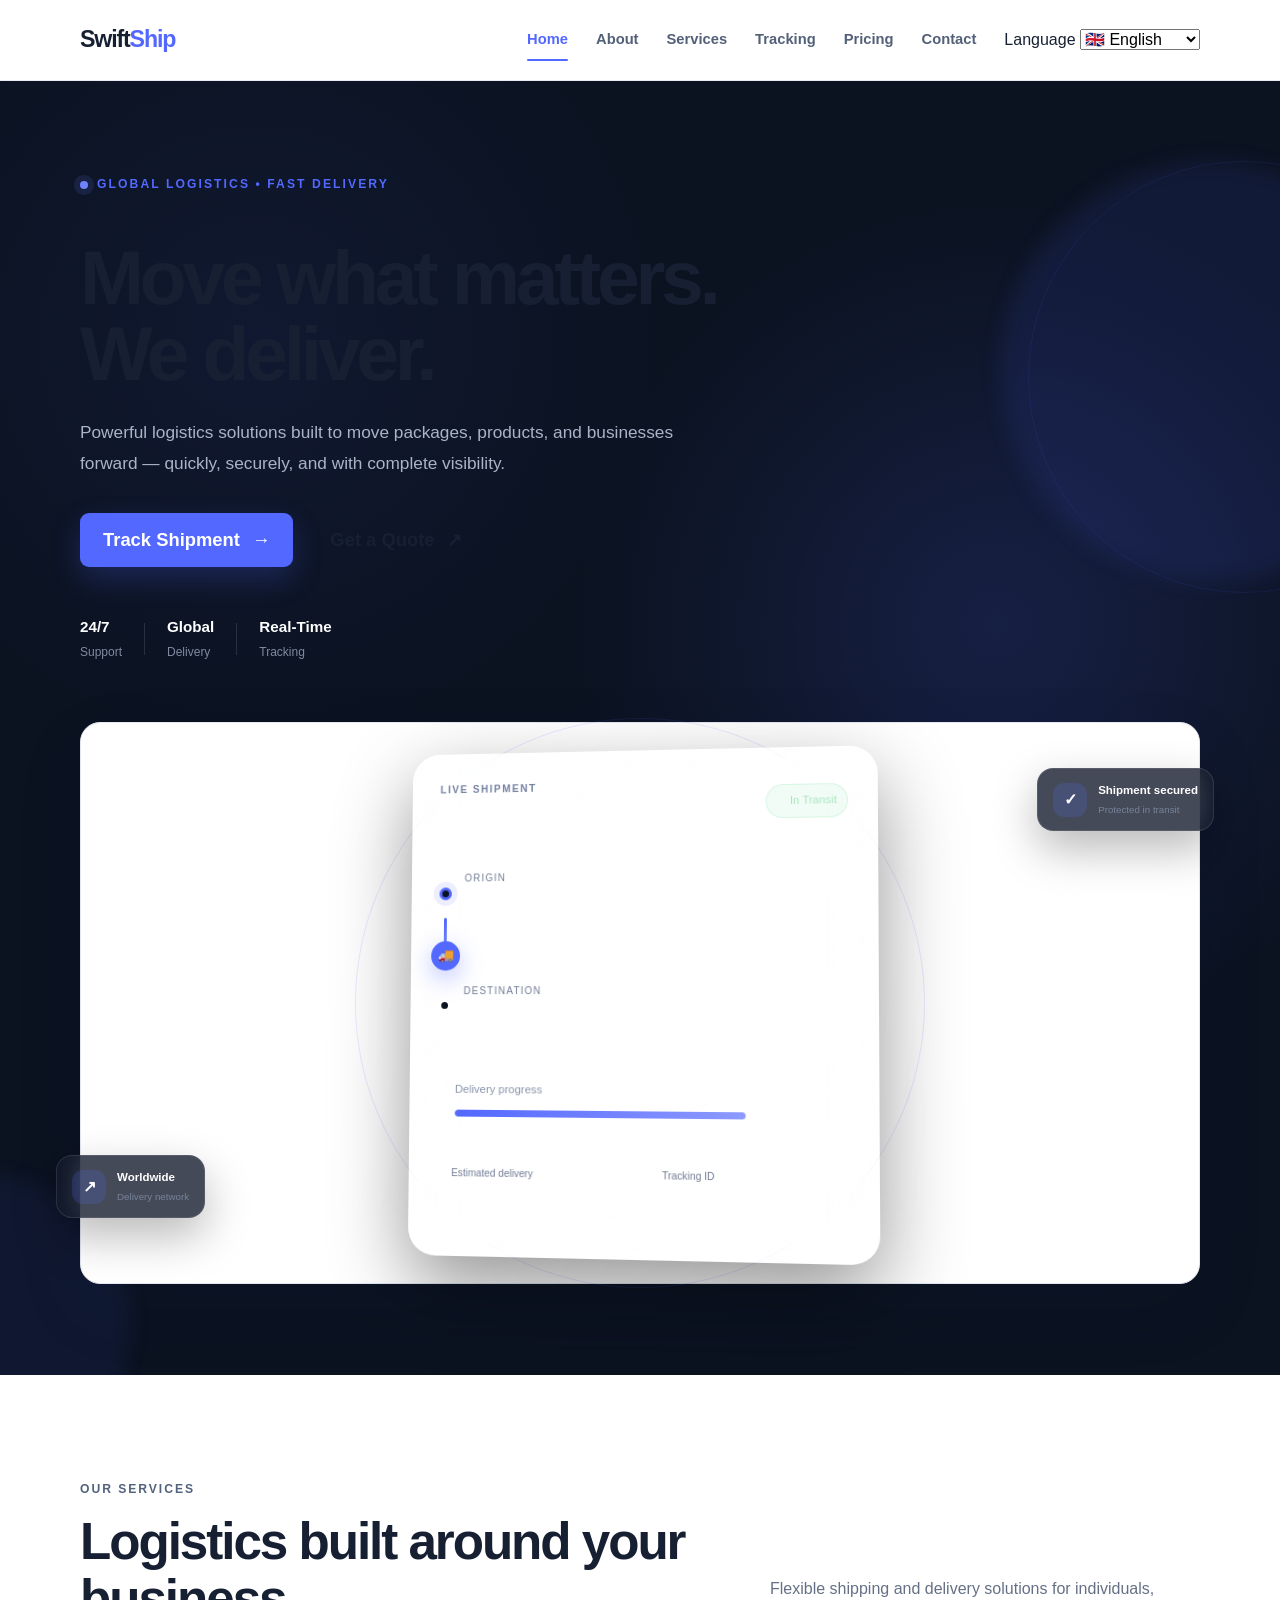
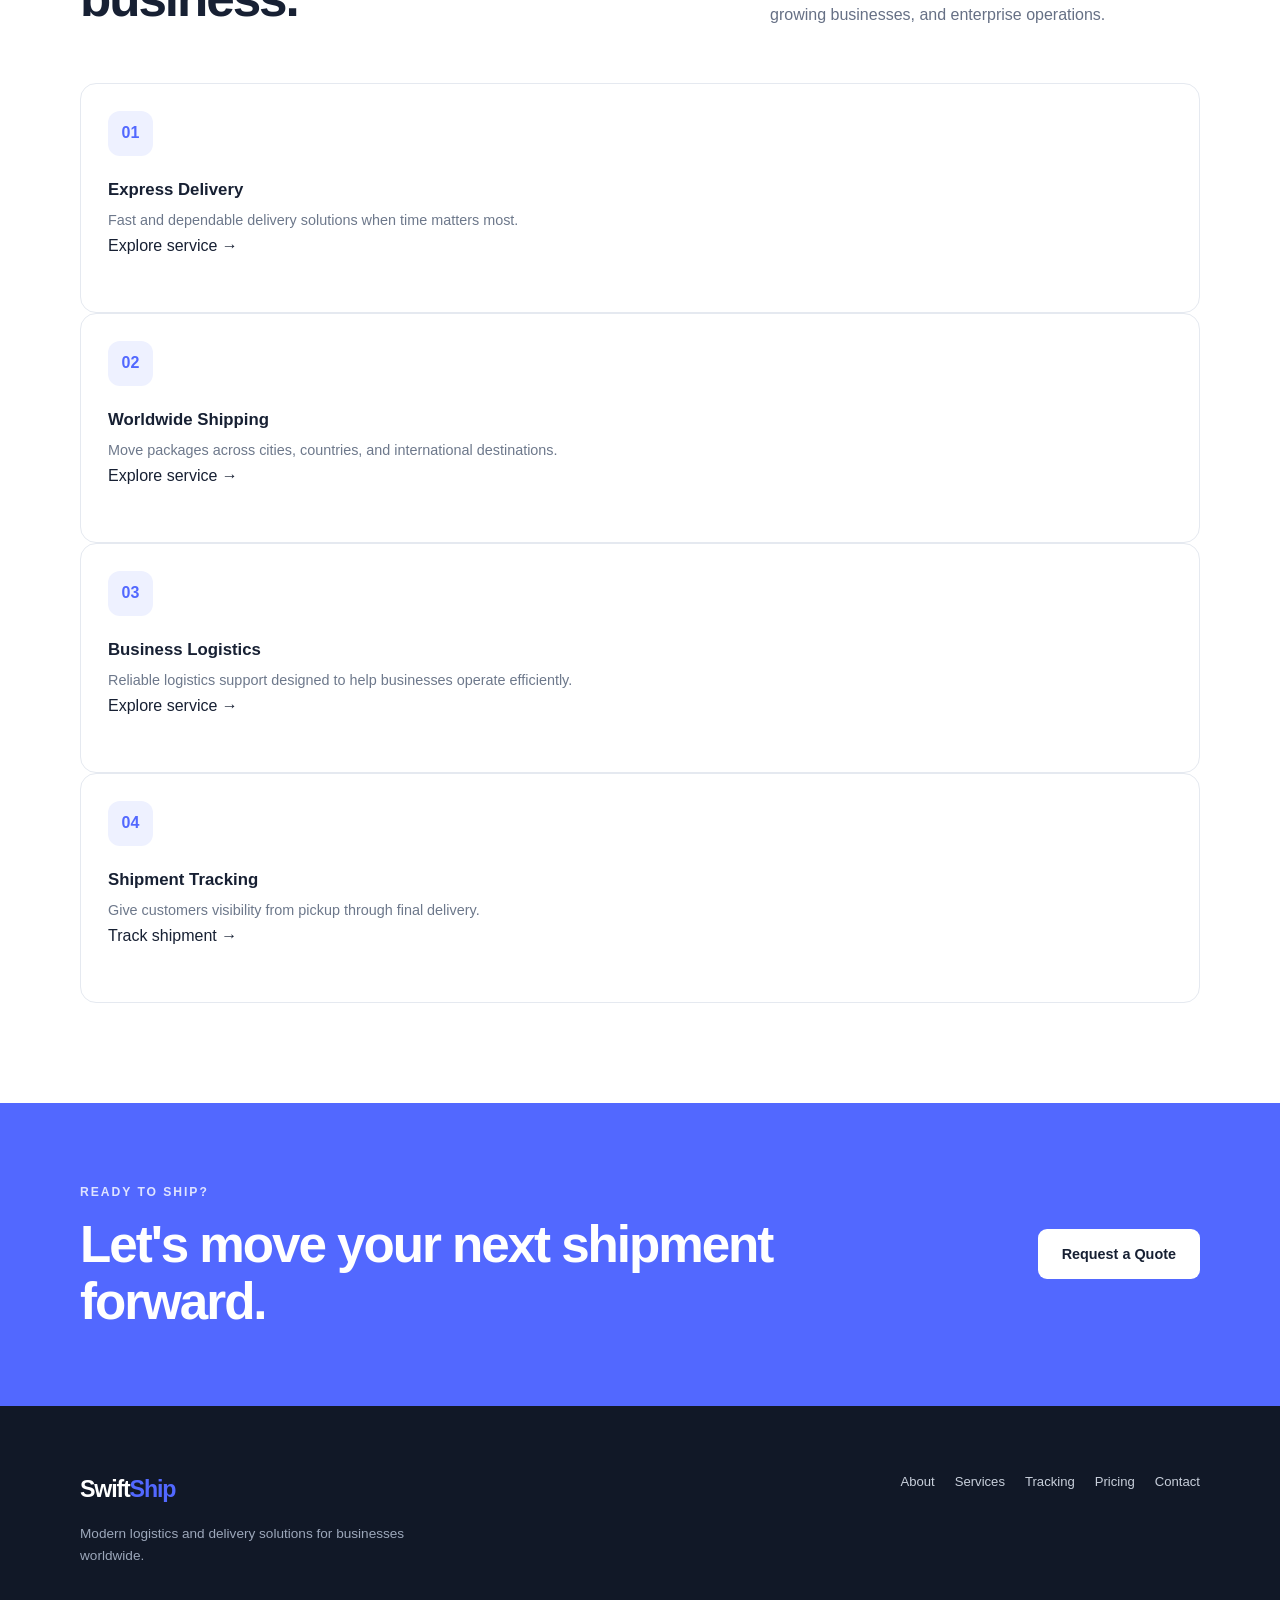
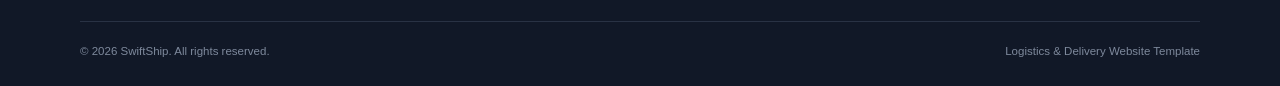
<file: index.html>
<!DOCTYPE html>
<html lang="en" data-page-title="home_page_title">
<head>
  <meta charset="UTF-8">

  <meta name="viewport" content="width=device-width, initial-scale=1.0">

  <meta
    name="description"
    content="SwiftShip — a modern logistics and delivery website template for shipping companies, courier services, and logistics businesses."
  >

  <meta name="theme-color" content="#0b1220">

  <title>SwiftShip — Logistics & Delivery</title>

  <link rel="stylesheet" href="styles.css">
</head>

<body>

  <!-- HEADER -->
  <header class="site-header">
    <div class="container nav-container">

      <a href="index.html" class="logo" aria-label="SwiftShip home">
        Swift<span>Ship</span>
      </a>

      <button
        class="menu-toggle"
        type="button"
        aria-label="Open navigation"
        aria-expanded="false"
      >
        ☰
      </button>

      <nav class="main-nav" aria-label="Main navigation">

        <a href="index.html" class="active" data-i18n="nav_home">Home</a>
        <a href="about.html" data-i18n="nav_about">About</a>
        <a href="services.html" data-i18n="nav_services">Services</a>
        <a href="tracking.html" data-i18n="nav_tracking">Tracking</a>
        <a href="pricing.html" data-i18n="nav_pricing">Pricing</a>
        <a href="contact.html" data-i18n="nav_contact">Contact</a>

        <div class="language-selector">
          <label for="languageSelect" class="sr-only">Language</label>

          <select id="languageSelect" aria-label="Select language">
            <option value="en">🇬🇧 English</option>
            <option value="fr">🇫🇷 Français</option>
            <option value="es">🇪🇸 Español</option>
            <option value="de">🇩🇪 Deutsch</option>
            <option value="pt">🇵🇹 Português</option>
            <option value="it">🇮🇹 Italiano</option>
            <option value="ar">🇸🇦 العربية</option>
          </select>
        </div>

      </nav>

    </div>
  </header>


  <!-- HERO -->
  <main>

    <section class="hero hero-premium">

      <div class="hero-glow hero-glow-one"></div>
      <div class="hero-glow hero-glow-two"></div>

      <div class="container hero-content">

        <div class="hero-text">

          <div class="eyebrow hero-eyebrow">
            <span class="eyebrow-dot"></span>
            <span data-i18n="home_eyebrow">
              GLOBAL LOGISTICS • FAST DELIVERY
            </span>
          </div>

          <h1 data-i18n="home_hero_title">
            Move what matters.
            We deliver.
          </h1>

          <p data-i18n="home_hero_description">
            Powerful logistics solutions built to move packages,
            products, and businesses forward — quickly, securely,
            and with complete visibility.
          </p>

          <div class="hero-actions">

            <a href="tracking.html" class="btn btn-primary hero-btn">
              <span data-i18n="home_track_shipment">Track Shipment</span>
              <span>→</span>
            </a>

            <a href="contact.html" class="btn btn-secondary hero-btn">
              <span data-i18n="home_get_quote">Get a Quote</span>
              <span>↗</span>
            </a>

          </div>

          <div class="hero-trust">

            <div class="trust-item">
              <strong>24/7</strong>
              <span data-i18n="home_support">Support</span>
            </div>

            <div class="trust-divider"></div>

            <div class="trust-item">
              <strong data-i18n="home_global">Global</strong>
              <span data-i18n="home_delivery">Delivery</span>
            </div>

            <div class="trust-divider"></div>

            <div class="trust-item">
              <strong data-i18n="home_real_time">Real-Time</strong>
              <span data-i18n="home_tracking">Tracking</span>
            </div>

          </div>

        </div>


        <div
          class="hero-visual"
          aria-label="SwiftShip shipment tracking interface"
        >

          <div class="hero-orbit orbit-one"></div>
          <div class="hero-orbit orbit-two"></div>

          <div class="floating-badge badge-top">

            <span class="badge-icon">✓</span>

            <div>
              <strong data-i18n="home_shipment_secured">
                Shipment secured
              </strong>

              <small data-i18n="home_protected_transit">
                Protected in transit
              </small>
            </div>

          </div>


          <div class="hero-card hero-dashboard-card">

            <div class="hero-card-top">

              <div>
                <span
                  class="card-kicker"
                  data-i18n="home_live_shipment"
                >
                  LIVE SHIPMENT
                </span>

                <strong data-i18n="home_swiftship_tracking">
                  SwiftShip Tracking
                </strong>
              </div>

              <span class="status-pill">

                <span class="status-dot"></span>

                <span data-i18n="home_in_transit">
                  In Transit
                </span>

              </span>

            </div>


            <div class="tracking-route">

              <div class="route-location">

                <span class="route-marker origin-marker"></span>

                <div>
                  <small data-i18n="home_origin">
                    ORIGIN
                  </small>

                  <strong data-i18n="home_warehouse">
                    Warehouse
                  </strong>
                </div>

              </div>


              <div class="route-line">

                <span class="route-line-track"></span>

                <span class="route-truck">
                  🚚
                </span>

              </div>


              <div class="route-location destination-location">

                <span class="route-marker destination-marker"></span>

                <div>
                  <small data-i18n="home_destination">
                    DESTINATION
                  </small>

                  <strong data-i18n="home_final_address">
                    Final Address
                  </strong>
                </div>

              </div>

            </div>


            <div class="shipment-progress">

              <div class="progress-header">

                <span data-i18n="home_delivery_progress">
                  Delivery progress
                </span>

                <strong>78%</strong>

              </div>

              <div class="progress-bar">
                <span></span>
              </div>

            </div>


            <div class="hero-card-details">

              <div>
                <span data-i18n="home_estimated_delivery">
                  Estimated delivery
                </span>

                <strong data-i18n="home_on_schedule">
                  On schedule
                </strong>
              </div>

              <div>
                <span data-i18n="home_tracking_id">
                  Tracking ID
                </span>

                <strong>SS-20481</strong>
              </div>

            </div>

          </div>


          <div class="floating-badge badge-bottom">

            <div class="mini-stat-icon">
              ↗
            </div>

            <div>
              <strong data-i18n="home_worldwide">
                Worldwide
              </strong>

              <small data-i18n="home_delivery_network">
                Delivery network
              </small>
            </div>

          </div>

        </div>

      </div>

    </section>


    <!-- SERVICES PREVIEW -->
    <section class="services-preview section">

      <div class="container">

        <div class="section-heading">

          <div>

            <span
              class="section-label"
              data-i18n="home_services_label"
            >
              OUR SERVICES
            </span>

            <h2 data-i18n="home_services_title">
              Logistics built around
              your business.
            </h2>

          </div>

          <p data-i18n="home_services_description">
            Flexible shipping and delivery solutions for individuals,
            growing businesses, and enterprise operations.
          </p>

        </div>


        <div class="service-grid">

          <article class="service-card">

            <div class="service-icon">
              01
            </div>

            <h3 data-i18n="home_service_express_title">
              Express Delivery
            </h3>

            <p data-i18n="home_service_express_description">
              Fast and dependable delivery solutions when
              time matters most.
            </p>

            <a
              href="services.html"
              data-i18n="home_explore_service"
            >
              Explore service →
            </a>

          </article>


          <article class="service-card">

            <div class="service-icon">
              02
            </div>

            <h3 data-i18n="home_service_worldwide_title">
              Worldwide Shipping
            </h3>

            <p data-i18n="home_service_worldwide_description">
              Move packages across cities, countries, and
              international destinations.
            </p>

            <a
              href="services.html"
              data-i18n="home_explore_service"
            >
              Explore service →
            </a>

          </article>


          <article class="service-card">

            <div class="service-icon">
              03
            </div>

            <h3 data-i18n="home_service_business_title">
              Business Logistics
            </h3>

            <p data-i18n="home_service_business_description">
              Reliable logistics support designed to help
              businesses operate efficiently.
            </p>

            <a
              href="services.html"
              data-i18n="home_explore_service"
            >
              Explore service →
            </a>

          </article>


          <article class="service-card">

            <div class="service-icon">
              04
            </div>

            <h3 data-i18n="home_service_tracking_title">
              Shipment Tracking
            </h3>

            <p data-i18n="home_service_tracking_description">
              Give customers visibility from pickup through
              final delivery.
            </p>

            <a
              href="tracking.html"
              data-i18n="home_track_shipment_link"
            >
              Track shipment →
            </a>

          </article>

        </div>

      </div>

    </section>


    <!-- CTA -->
    <section class="cta-section">

      <div class="container cta-content">

        <div>

          <span
            class="section-label"
            data-i18n="home_cta_label"
          >
            READY TO SHIP?
          </span>

          <h2 data-i18n="home_cta_title">
            Let's move your next
            shipment forward.
          </h2>

        </div>

        <a
          href="contact.html"
          class="btn btn-light"
          data-i18n="home_request_quote"
        >
          Request a Quote
        </a>

      </div>

    </section>

  </main>


  <!-- FOOTER -->
  <footer class="site-footer">

    <div class="container footer-content">

      <div>

        <a href="index.html" class="logo">
          Swift<span>Ship</span>
        </a>

        <p data-i18n="home_footer_description">
          Modern logistics and delivery solutions
          for businesses worldwide.
        </p>

      </div>

      <div class="footer-links">

        <a href="about.html" data-i18n="nav_about">
          About
        </a>

        <a href="services.html" data-i18n="nav_services">
          Services
        </a>

        <a href="tracking.html" data-i18n="nav_tracking">
          Tracking
        </a>

        <a href="pricing.html" data-i18n="nav_pricing">
          Pricing
        </a>

        <a href="contact.html" data-i18n="nav_contact">
          Contact
        </a>

      </div>

    </div>


    <div class="container footer-bottom">

      <p data-i18n="home_copyright">
        © 2026 SwiftShip. All rights reserved.
      </p>

      <p data-i18n="home_template_label">
        Logistics & Delivery Website Template
      </p>

    </div>

  </footer>


  <script src="script.js"></script>

</body>
</html>
</file>
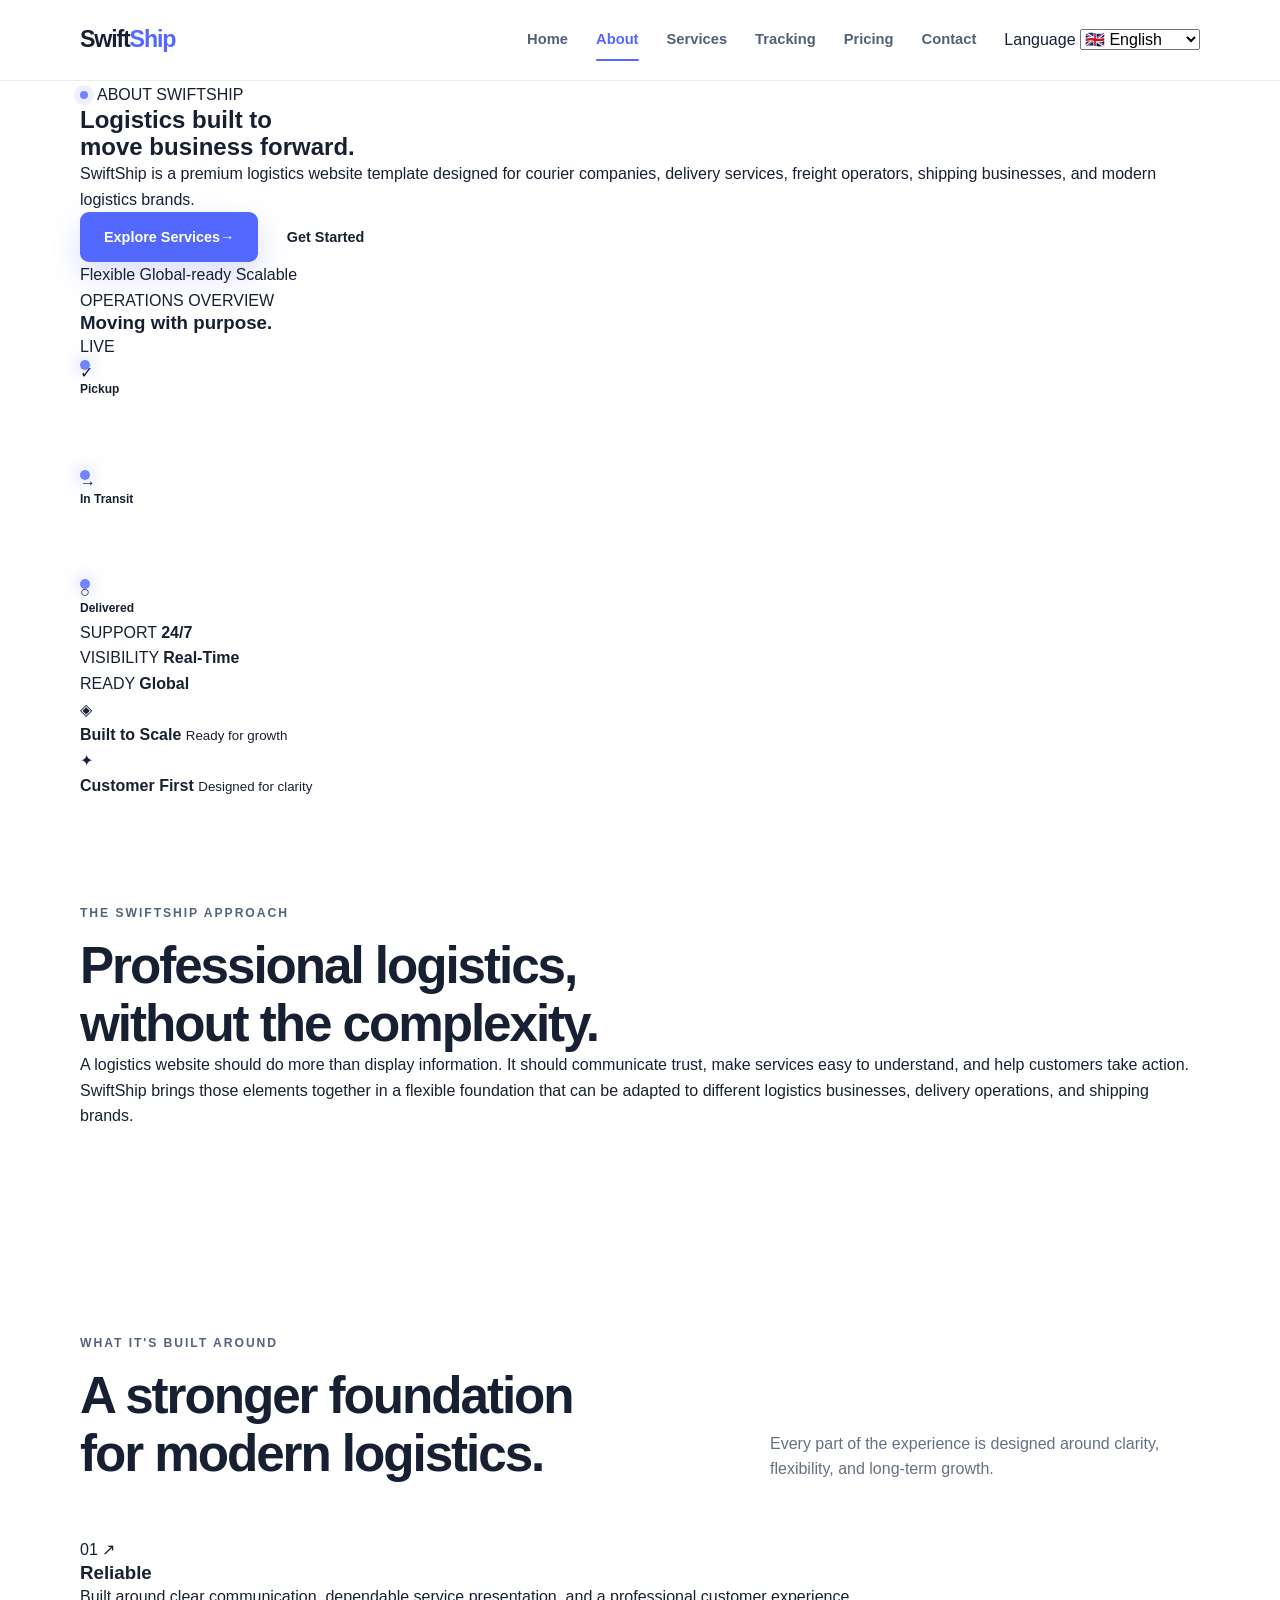
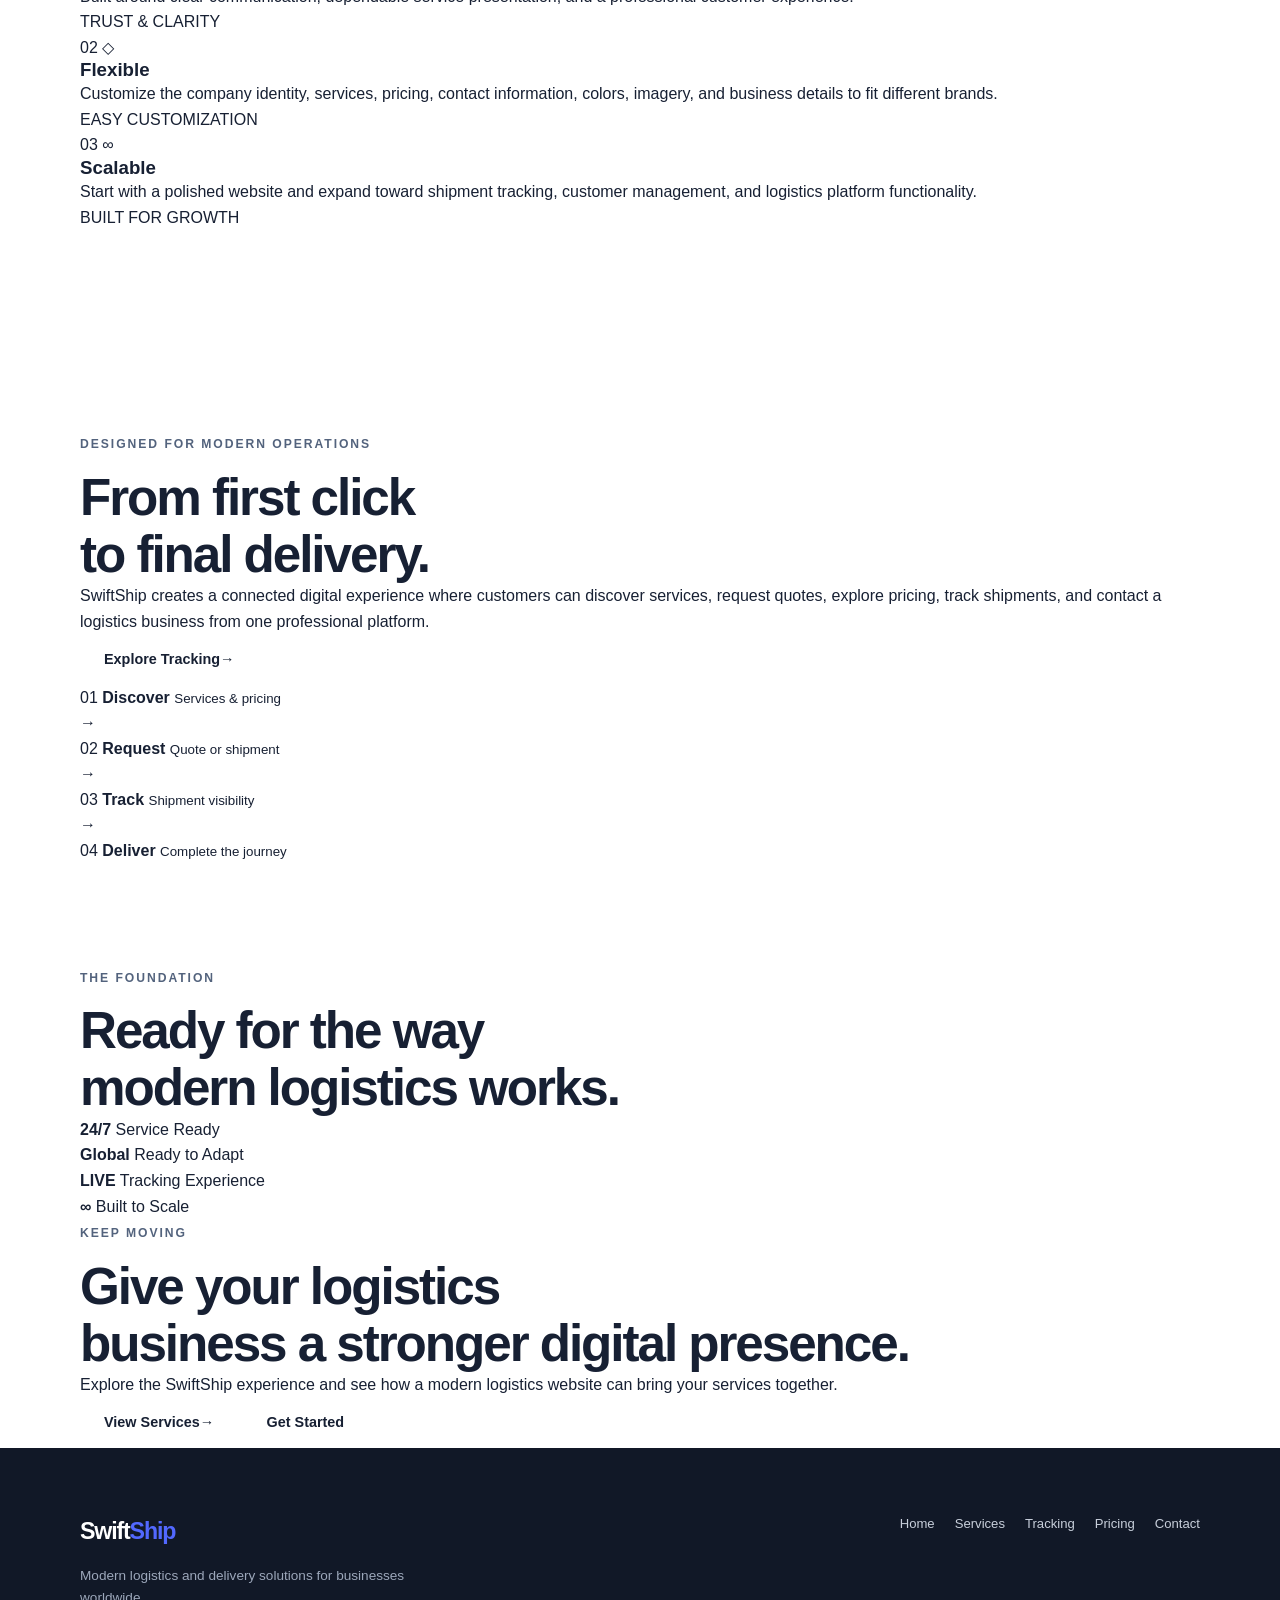
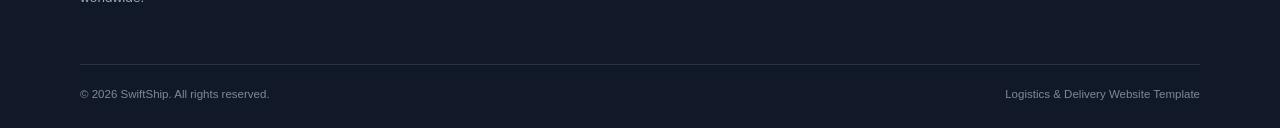
<file: about.html>
<!DOCTYPE html>
<html lang="en">
<head>
  <meta charset="UTF-8">
  <meta name="viewport" content="width=device-width, initial-scale=1.0">

  <meta
    name="description"
    content="Discover SwiftShip, a premium logistics and delivery website template built for modern shipping businesses."
  >

  <title data-i18n="about_page_title">About — SwiftShip</title>

  <link rel="stylesheet" href="styles.css">
</head>

<body>

  <!-- HEADER -->
  <header class="site-header">
    <div class="container nav-container">

      <a href="index.html" class="logo" aria-label="SwiftShip home">
        Swift<span>Ship</span>
      </a>

      <button
        class="menu-toggle"
        type="button"
        aria-label="Open navigation"
        aria-expanded="false"
      >
        ☰
      </button>

      <nav class="main-nav" aria-label="Main navigation">
        <a href="index.html" data-i18n="nav_home">Home</a>
        <a href="about.html" class="active" data-i18n="nav_about">About</a>
        <a href="services.html" data-i18n="nav_services">Services</a>
        <a href="tracking.html" data-i18n="nav_tracking">Tracking</a>
        <a href="pricing.html" data-i18n="nav_pricing">Pricing</a>
        <a href="contact.html" data-i18n="nav_contact">Contact</a>

        <!-- LANGUAGE SELECTOR -->
        <div class="language-selector">
          <label for="languageSelect" class="sr-only">
            Language
          </label>

          <select id="languageSelect" aria-label="Select language">
            <option value="en">🇬🇧 English</option>
            <option value="fr">🇫🇷 Français</option>
            <option value="es">🇪🇸 Español</option>
            <option value="de">🇩🇪 Deutsch</option>
            <option value="pt">🇵🇹 Português</option>
            <option value="it">🇮🇹 Italiano</option>
            <option value="ar">🇸🇦 العربية</option>
          </select>
        </div>
      </nav>

    </div>
  </header>


  <main>

    <!-- PREMIUM ABOUT HERO -->
    <section class="about-premium-hero">

      <div class="about-hero-glow about-glow-one"></div>
      <div class="about-hero-glow about-glow-two"></div>

      <div class="about-orbit about-orbit-one"></div>
      <div class="about-orbit about-orbit-two"></div>

      <div class="container about-hero-grid">

        <div class="about-hero-copy">

          <div class="hero-eyebrow">
            <span class="eyebrow-dot"></span>
            <span data-i18n="about_eyebrow">ABOUT SWIFTSHIP</span>
          </div>

          <h1>
            <span data-i18n="about_hero_title">Logistics built to</span>
            <span data-i18n="about_hero_title_highlight">
              move business forward.
            </span>
          </h1>

          <p data-i18n="about_hero_description">
            SwiftShip is a premium logistics website template
            designed for courier companies, delivery services,
            freight operators, shipping businesses, and modern
            logistics brands.
          </p>

          <div class="about-hero-actions">

            <a href="services.html" class="btn btn-primary">
              <span data-i18n="about_explore_services">
                Explore Services
              </span>
              <span>→</span>
            </a>

            <a href="contact.html" class="btn btn-secondary"
              data-i18n="about_get_started">
              Get Started
            </a>

          </div>

          <div class="about-hero-tags">
            <span data-i18n="tag_flexible">Flexible</span>
            <span data-i18n="tag_global">Global-ready</span>
            <span data-i18n="tag_scalable">Scalable</span>
          </div>

        </div>


        <!-- OPERATIONS VISUAL -->
        <div class="about-hero-visual">

          <div class="about-visual-ring ring-one"></div>
          <div class="about-visual-ring ring-two"></div>

          <div class="operations-card">

            <div class="operations-top">

              <div>
                <span
                  class="operations-label"
                  data-i18n="operations_overview"
                >
                  OPERATIONS OVERVIEW
                </span>

                <h3 data-i18n="moving_with_purpose">
                  Moving with purpose.
                </h3>
              </div>

              <span class="live-indicator">
                <i></i>
                <span data-i18n="live">LIVE</span>
              </span>

            </div>


            <div class="operations-route">

              <div class="route-point active">
                <span class="route-icon">✓</span>

                <div>
                  <strong data-i18n="pickup">Pickup</strong>
                  <small data-i18n="shipment_received">
                    Shipment received
                  </small>
                </div>
              </div>


              <div class="route-line">
                <span></span>
              </div>


              <div class="route-point active">
                <span class="route-icon">→</span>

                <div>
                  <strong data-i18n="in_transit">In Transit</strong>
                  <small data-i18n="on_the_move">
                    On the move
                  </small>
                </div>
              </div>


              <div class="route-line">
                <span></span>
              </div>


              <div class="route-point">
                <span class="route-icon">○</span>

                <div>
                  <strong data-i18n="delivered">Delivered</strong>
                  <small data-i18n="destination">
                    Destination
                  </small>
                </div>
              </div>

            </div>


            <div class="operations-bottom">

              <div class="operation-stat">
                <span data-i18n="support">SUPPORT</span>
                <strong>24/7</strong>
              </div>

              <div class="operation-divider"></div>

              <div class="operation-stat">
                <span data-i18n="visibility">VISIBILITY</span>
                <strong data-i18n="real_time">Real-Time</strong>
              </div>

              <div class="operation-divider"></div>

              <div class="operation-stat">
                <span data-i18n="ready">READY</span>
                <strong data-i18n="global">Global</strong>
              </div>

            </div>

          </div>


          <div class="floating-about-card about-card-top">
            <span class="floating-icon">◈</span>

            <div>
              <strong data-i18n="built_to_scale">
                Built to Scale
              </strong>

              <small data-i18n="ready_for_growth">
                Ready for growth
              </small>
            </div>
          </div>


          <div class="floating-about-card about-card-bottom">
            <span class="floating-icon">✦</span>

            <div>
              <strong data-i18n="customer_first">
                Customer First
              </strong>

              <small data-i18n="designed_for_clarity">
                Designed for clarity
              </small>
            </div>
          </div>

        </div>

      </div>

    </section>


    <!-- INTRODUCTION -->
    <section class="section about-intro-section">

      <div class="container">

        <div class="about-intro-grid">

          <div>

            <span
              class="section-label"
              data-i18n="swiftship_approach"
            >
              THE SWIFTSHIP APPROACH
            </span>

            <h2>
              <span data-i18n="professional_logistics">
                Professional logistics,
              </span>

              <span data-i18n="without_complexity">
                without the complexity.
              </span>
            </h2>

          </div>

          <div class="about-intro-copy">

            <p data-i18n="intro_text_one">
              A logistics website should do more than display
              information. It should communicate trust, make
              services easy to understand, and help customers
              take action.
            </p>

            <p data-i18n="intro_text_two">
              SwiftShip brings those elements together in a
              flexible foundation that can be adapted to different
              logistics businesses, delivery operations, and
              shipping brands.
            </p>

          </div>

        </div>

      </div>

    </section>


    <!-- CORE VALUES -->
    <section class="section about-values-section">

      <div class="container">

        <div class="section-heading about-section-heading">

          <div>
            <span
              class="section-label"
              data-i18n="built_around"
            >
              WHAT IT'S BUILT AROUND
            </span>

            <h2>
              <span data-i18n="stronger_foundation">
                A stronger foundation
              </span>

              <span data-i18n="modern_logistics">
                for modern logistics.
              </span>
            </h2>
          </div>

          <p data-i18n="foundation_description">
            Every part of the experience is designed around
            clarity, flexibility, and long-term growth.
          </p>

        </div>


        <div class="about-values-grid">

          <article class="premium-about-card">

            <div class="premium-card-top">
              <span class="premium-card-number">01</span>
              <span class="premium-card-icon">↗</span>
            </div>

            <h3 data-i18n="reliable">Reliable</h3>

            <p data-i18n="reliable_description">
              Built around clear communication, dependable
              service presentation, and a professional customer
              experience.
            </p>

            <div class="card-line"></div>

            <span
              class="card-caption"
              data-i18n="trust_clarity"
            >
              TRUST & CLARITY
            </span>

          </article>


          <article class="premium-about-card featured-about-card">

            <div class="premium-card-top">
              <span class="premium-card-number">02</span>
              <span class="premium-card-icon">◇</span>
            </div>

            <h3 data-i18n="flexible">Flexible</h3>

            <p data-i18n="flexible_description">
              Customize the company identity, services, pricing,
              contact information, colors, imagery, and business
              details to fit different brands.
            </p>

            <div class="card-line"></div>

            <span
              class="card-caption"
              data-i18n="easy_customization"
            >
              EASY CUSTOMIZATION
            </span>

          </article>


          <article class="premium-about-card">

            <div class="premium-card-top">
              <span class="premium-card-number">03</span>
              <span class="premium-card-icon">∞</span>
            </div>

            <h3 data-i18n="scalable">Scalable</h3>

            <p data-i18n="scalable_description">
              Start with a polished website and expand toward
              shipment tracking, customer management, and
              logistics platform functionality.
            </p>

            <div class="card-line"></div>

            <span
              class="card-caption"
              data-i18n="built_for_growth"
            >
              BUILT FOR GROWTH
            </span>

          </article>

        </div>

      </div>

    </section>


    <!-- CAPABILITY PANEL -->
    <section class="section about-capability-section">

      <div class="container">

        <div class="capability-panel">

          <div class="capability-glow"></div>

          <div class="capability-content">

            <span
              class="section-label"
              data-i18n="modern_operations"
            >
              DESIGNED FOR MODERN OPERATIONS
            </span>

            <h2>
              <span data-i18n="first_click">
                From first click
              </span>

              <span data-i18n="final_delivery">
                to final delivery.
              </span>
            </h2>

            <p data-i18n="capability_description">
              SwiftShip creates a connected digital experience
              where customers can discover services, request
              quotes, explore pricing, track shipments, and
              contact a logistics business from one professional
              platform.
            </p>

            <a href="tracking.html" class="btn btn-light">
              <span data-i18n="explore_tracking">
                Explore Tracking
              </span>
              <span>→</span>
            </a>

          </div>


          <div class="capability-flow">

            <div class="flow-item">
              <span class="flow-number">01</span>
              <strong data-i18n="discover">Discover</strong>
              <small data-i18n="services_pricing">
                Services & pricing
              </small>
            </div>

            <div class="flow-arrow">→</div>

            <div class="flow-item">
              <span class="flow-number">02</span>
              <strong data-i18n="request">Request</strong>
              <small data-i18n="quote_or_shipment">
                Quote or shipment
              </small>
            </div>

            <div class="flow-arrow">→</div>

            <div class="flow-item">
              <span class="flow-number">03</span>
              <strong data-i18n="track">Track</strong>
              <small data-i18n="shipment_visibility">
                Shipment visibility
              </small>
            </div>

            <div class="flow-arrow">→</div>

            <div class="flow-item">
              <span class="flow-number">04</span>
              <strong data-i18n="deliver">Deliver</strong>
              <small data-i18n="complete_journey">
                Complete the journey
              </small>
            </div>

          </div>

        </div>

      </div>

    </section>


    <!-- STATS -->
    <section class="about-stats-section">

      <div class="container">

        <div class="about-stats-heading">

          <span
            class="section-label"
            data-i18n="foundation"
          >
            THE FOUNDATION
          </span>

          <h2>
            <span data-i18n="ready_for_way">
              Ready for the way
            </span>

            <span data-i18n="modern_logistics_works">
              modern logistics works.
            </span>
          </h2>

        </div>


        <div class="about-stats-grid">

          <div class="about-stat-card">
            <strong>24/7</strong>
            <span data-i18n="service_ready">
              Service Ready
            </span>
          </div>

          <div class="about-stat-card">
            <strong data-i18n="global">Global</strong>
            <span data-i18n="ready_to_adapt">
              Ready to Adapt
            </span>
          </div>

          <div class="about-stat-card">
            <strong data-i18n="live">Live</strong>
            <span data-i18n="tracking_experience">
              Tracking Experience
            </span>
          </div>

          <div class="about-stat-card">
            <strong>∞</strong>
            <span data-i18n="built_to_scale">
              Built to Scale
            </span>
          </div>

        </div>

      </div>

    </section>


    <!-- CTA -->
    <section class="about-final-cta">

      <div class="about-cta-glow"></div>

      <div class="container about-cta-content">

        <div>

          <span
            class="section-label"
            data-i18n="keep_moving"
          >
            KEEP MOVING
          </span>

          <h2>
            <span data-i18n="give_business">
              Give your logistics
            </span>

            <span data-i18n="stronger_presence">
              business a stronger digital presence.
            </span>
          </h2>

          <p data-i18n="cta_description">
            Explore the SwiftShip experience and see how a
            modern logistics website can bring your services
            together.
          </p>

        </div>

        <div class="about-cta-actions">

          <a href="services.html" class="btn btn-light">
            <span data-i18n="view_services">
              View Services
            </span>
            <span>→</span>
          </a>

          <a
            href="contact.html"
            class="btn btn-outline-light"
            data-i18n="get_started"
          >
            Get Started
          </a>

        </div>

      </div>

    </section>

  </main>


  <!-- FOOTER -->
  <footer class="site-footer">

    <div class="container footer-content">

      <div>

        <a href="index.html" class="logo">
          Swift<span>Ship</span>
        </a>

        <p data-i18n="footer_description">
          Modern logistics and delivery solutions
          for businesses worldwide.
        </p>

      </div>

      <div class="footer-links">
        <a href="index.html" data-i18n="nav_home">Home</a>
        <a href="services.html" data-i18n="nav_services">Services</a>
        <a href="tracking.html" data-i18n="nav_tracking">Tracking</a>
        <a href="pricing.html" data-i18n="nav_pricing">Pricing</a>
        <a href="contact.html" data-i18n="nav_contact">Contact</a>
      </div>

    </div>


    <div class="container footer-bottom">

      <p data-i18n="copyright">
        © 2026 SwiftShip. All rights reserved.
      </p>

      <p data-i18n="template_label">
        Logistics & Delivery Website Template
      </p>

    </div>

  </footer>


  <script src="script.js"></script>

</body>
</html>
</file>
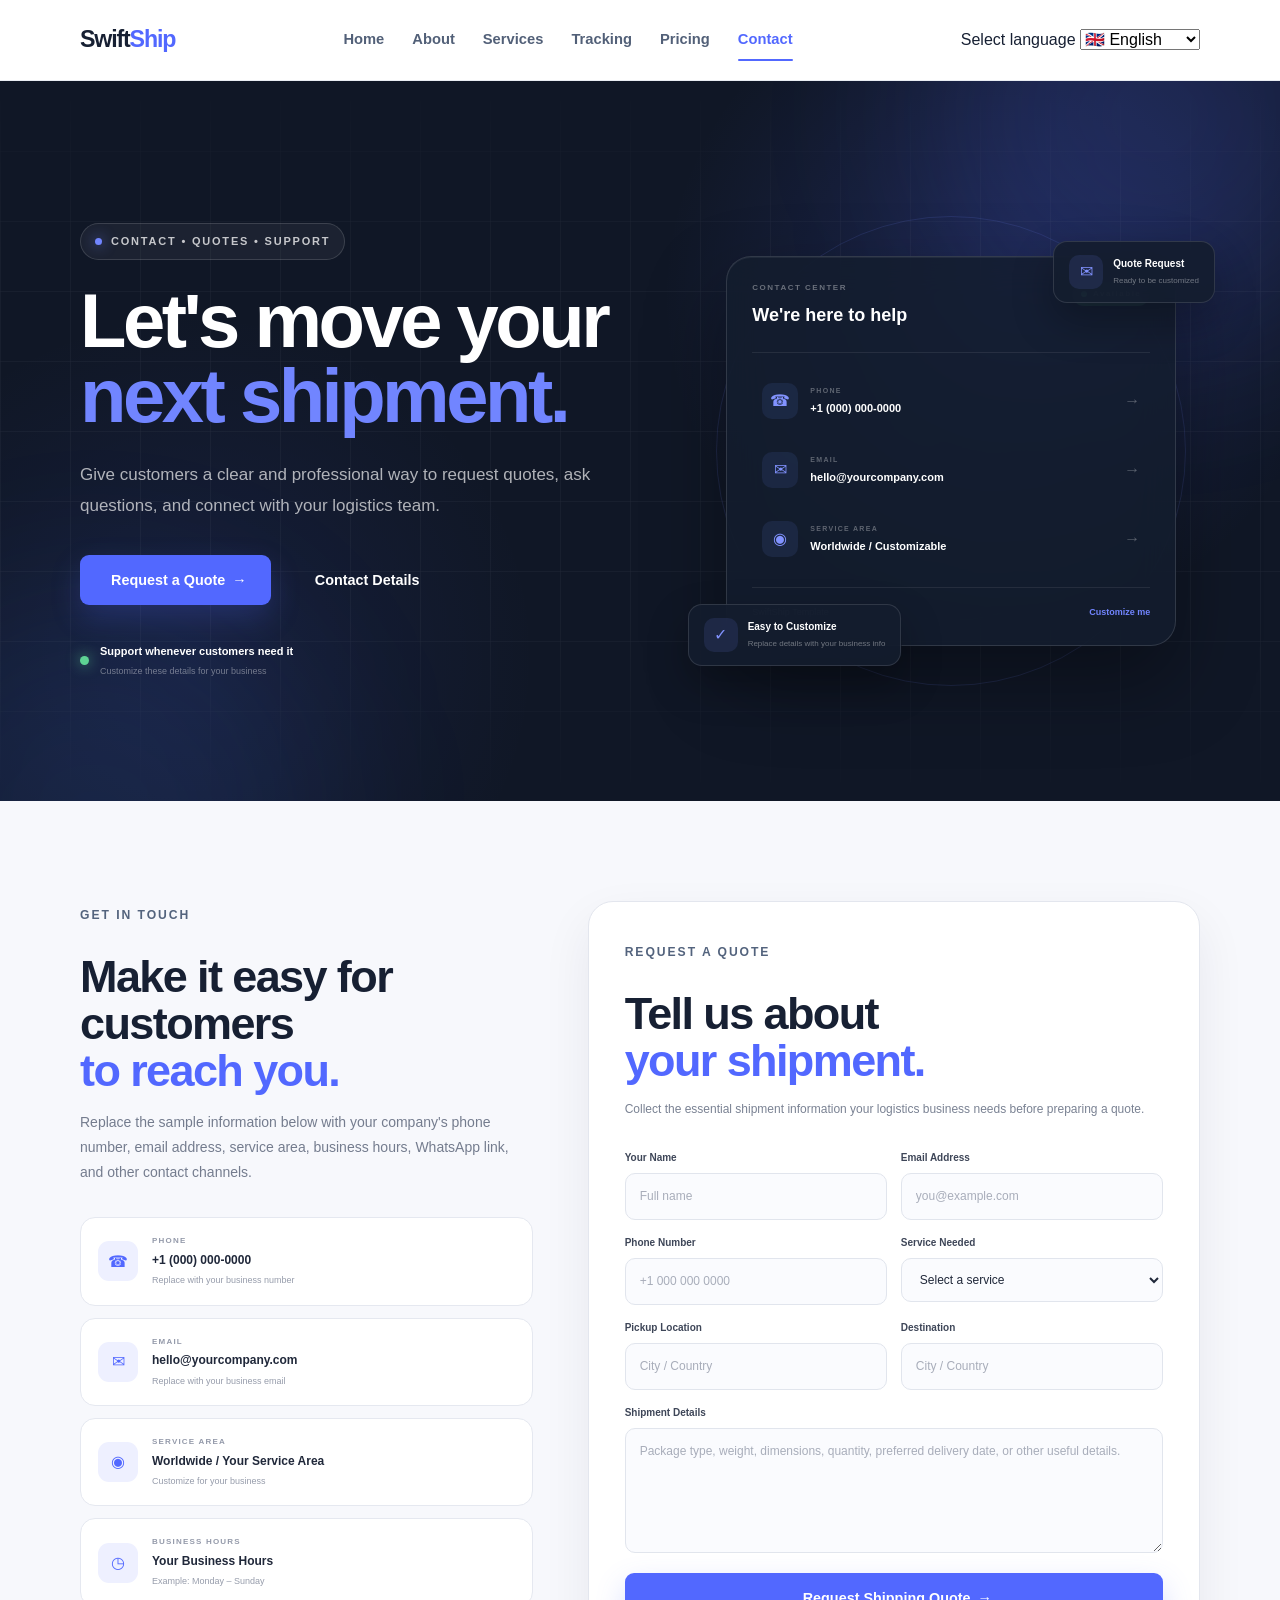
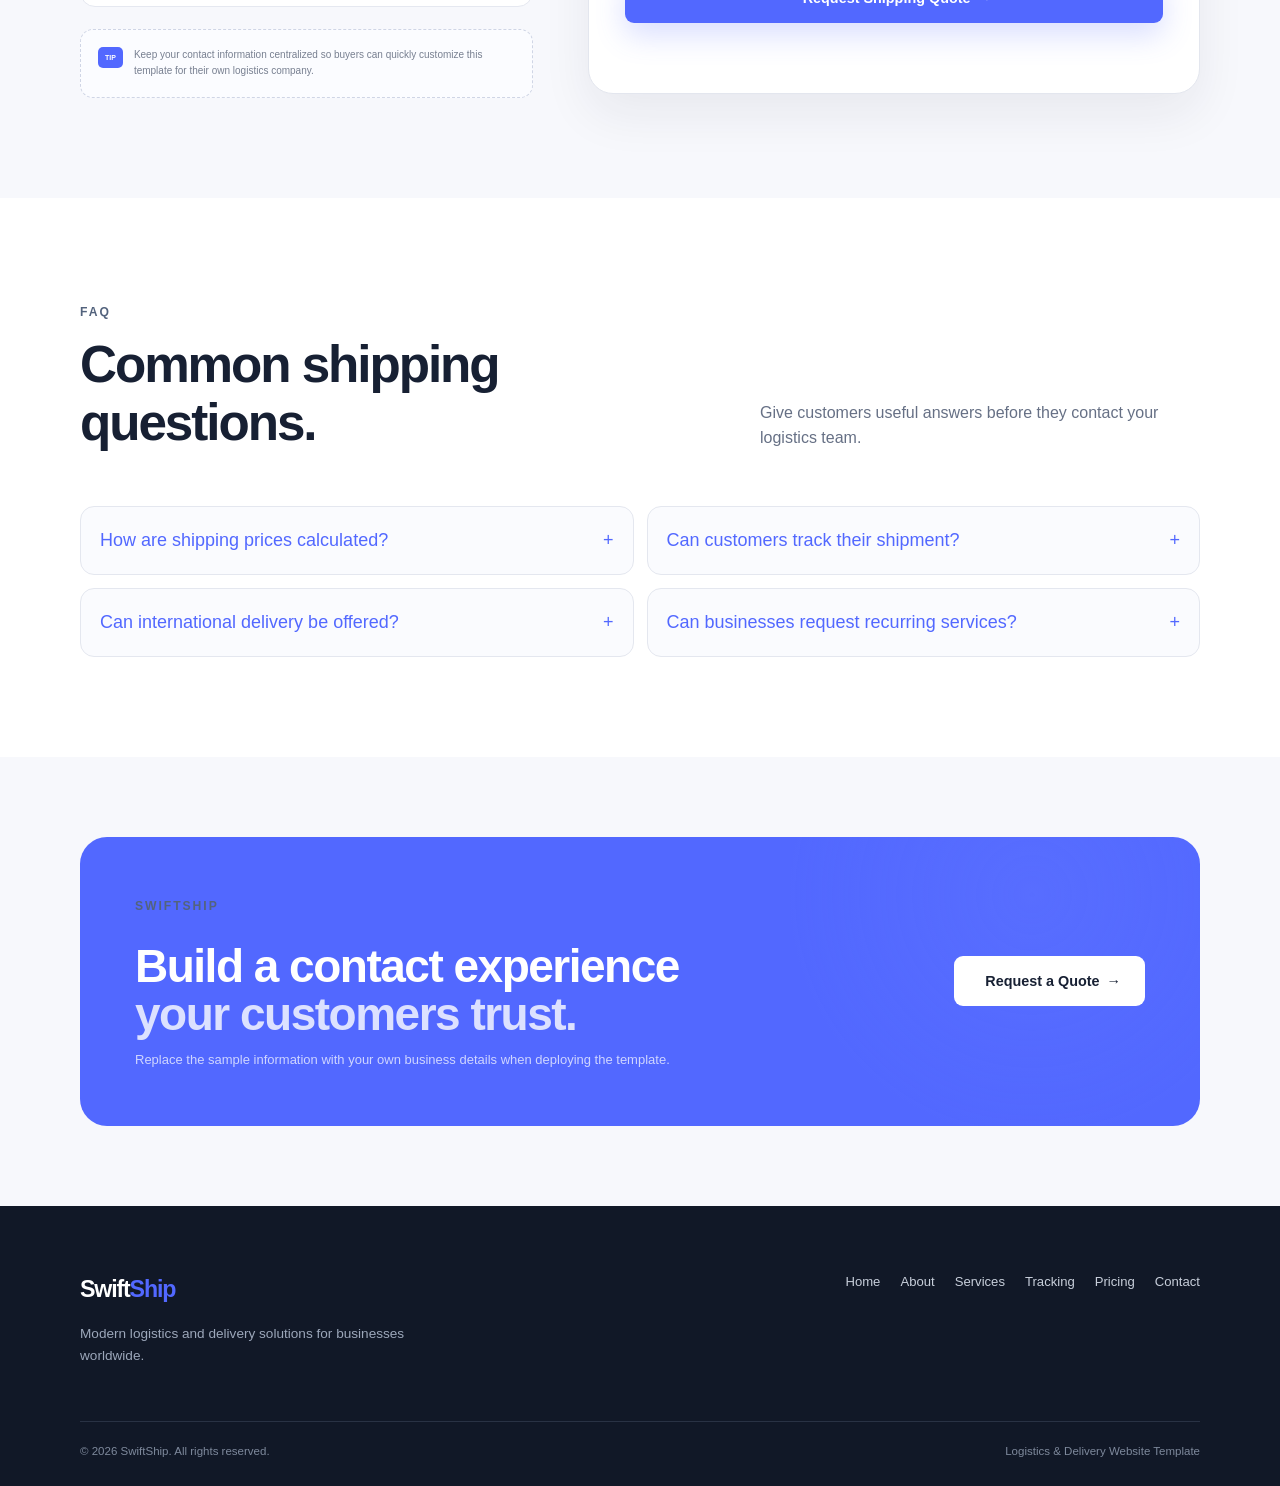
<file: contact.html>
<!DOCTYPE html>
<html lang="en" data-page-title="contact_page_title">
<head>
  <meta charset="UTF-8">
  <meta name="viewport" content="width=device-width, initial-scale=1.0">

  <meta
    name="description"
    content="Contact your logistics company for shipping quotes, delivery solutions, and customer support."
  >

  <title>Contact — SwiftShip</title>

  <link rel="stylesheet" href="styles.css">
</head>

<body>

  <!-- HEADER -->
  <header class="site-header">
    <div class="container nav-container">

      <a href="index.html" class="logo" aria-label="SwiftShip home">
        Swift<span>Ship</span>
      </a>

      <button
        class="menu-toggle"
        type="button"
        aria-label="Open navigation"
        aria-expanded="false"
      >
        ☰
      </button>

      <nav class="main-nav" aria-label="Main navigation">

        <a href="index.html" data-i18n="nav_home">Home</a>
        <a href="about.html" data-i18n="nav_about">About</a>
        <a href="services.html" data-i18n="nav_services">Services</a>
        <a href="tracking.html" data-i18n="nav_tracking">Tracking</a>
        <a href="pricing.html" data-i18n="nav_pricing">Pricing</a>
        <a href="contact.html" class="active" data-i18n="nav_contact">Contact</a>

      </nav>

      <div class="language-selector">
        <label for="languageSelect" class="sr-only">
          Select language
        </label>

        <select id="languageSelect" aria-label="Select language">
          <option value="en">🇬🇧 English</option>
          <option value="fr">🇫🇷 Français</option>
          <option value="es">🇪🇸 Español</option>
          <option value="de">🇩🇪 Deutsch</option>
          <option value="pt">🇵🇹 Português</option>
          <option value="it">🇮🇹 Italiano</option>
          <option value="ar">🇸🇦 العربية</option>
        </select>
      </div>

    </div>
  </header>


  <main>

    <!-- PREMIUM CONTACT HERO -->
    <section class="contact-premium-hero">

      <div class="contact-hero-glow contact-glow-one"></div>
      <div class="contact-hero-glow contact-glow-two"></div>

      <div class="contact-grid-lines"></div>

      <div class="container contact-hero-layout">

        <div class="contact-hero-copy">

          <div class="hero-eyebrow">
            <span class="eyebrow-dot"></span>
            <span data-i18n="contact_eyebrow">
              CONTACT • QUOTES • SUPPORT
            </span>
          </div>

          <h1 data-i18n-html="contact_hero_title_html">
            Let's move your
            <span>next shipment.</span>
          </h1>

          <p data-i18n="contact_hero_description">
            Give customers a clear and professional way to
            request quotes, ask questions, and connect with
            your logistics team.
          </p>

          <div class="contact-hero-actions">

            <a href="#quote-form" class="btn btn-primary">
              <span data-i18n="request_quote">Request a Quote</span>
              <span>→</span>
            </a>

            <a href="#contact-details" class="btn btn-secondary">
              <span data-i18n="contact_details">Contact Details</span>
            </a>

          </div>

          <div class="contact-availability">

            <span class="availability-dot"></span>

            <div>
              <strong data-i18n="support_anytime">
                Support whenever customers need it
              </strong>

              <small data-i18n="customize_contact_details">
                Customize these details for your business
              </small>
            </div>

          </div>

        </div>


        <!-- CONTACT HERO VISUAL -->
        <div class="contact-hero-visual">

          <div class="contact-orbit contact-orbit-one"></div>
          <div class="contact-orbit contact-orbit-two"></div>

          <div class="contact-floating-card contact-floating-top">

            <span class="contact-floating-icon">✉</span>

            <div>
              <strong data-i18n="quote_request">
                Quote Request
              </strong>

              <small data-i18n="ready_to_customize">
                Ready to be customized
              </small>
            </div>

          </div>


          <div class="contact-command-card">

            <div class="contact-command-top">

              <div>
                <span data-i18n="contact_center">
                  CONTACT CENTER
                </span>

                <strong data-i18n="were_here_to_help">
                  We're here to help
                </strong>
              </div>

              <div class="contact-live-status">
                <i></i>

                <span data-i18n="available">
                  Available
                </span>
              </div>

            </div>


            <div class="contact-channel-list">

              <div class="contact-channel">

                <span class="channel-icon">☎</span>

                <div>
                  <small data-i18n="phone">
                    PHONE
                  </small>

                  <strong>
                    +1 (000) 000-0000
                  </strong>
                </div>

                <span class="channel-arrow">→</span>

              </div>


              <div class="contact-channel">

                <span class="channel-icon">✉</span>

                <div>
                  <small data-i18n="email">
                    EMAIL
                  </small>

                  <strong>
                    hello@yourcompany.com
                  </strong>
                </div>

                <span class="channel-arrow">→</span>

              </div>


              <div class="contact-channel">

                <span class="channel-icon">◉</span>

                <div>
                  <small data-i18n="service_area">
                    SERVICE AREA
                  </small>

                  <strong data-i18n="worldwide_customizable">
                    Worldwide / Customizable
                  </strong>
                </div>

                <span class="channel-arrow">→</span>

              </div>

            </div>


            <div class="contact-command-footer">

              <span data-i18n="swiftship_template">
                SwiftShip Template
              </span>

              <strong data-i18n="customize_me">
                Customize me
              </strong>

            </div>

          </div>


          <div class="contact-floating-card contact-floating-bottom">

            <span class="contact-floating-icon">✓</span>

            <div>
              <strong data-i18n="easy_to_customize">
                Easy to Customize
              </strong>

              <small data-i18n="replace_business_info">
                Replace details with your business info
              </small>
            </div>

          </div>

        </div>

      </div>

    </section>


    <!-- CONTACT + QUOTE -->
    <section class="section premium-contact-section">

      <div class="container">

        <div class="premium-contact-grid">


          <!-- INFORMATION -->
          <div class="premium-contact-info" id="contact-details">

            <span class="section-label" data-i18n="get_in_touch">
              GET IN TOUCH
            </span>

            <h2 data-i18n-html="contact_info_title_html">
              Make it easy for customers
              <span>to reach you.</span>
            </h2>

            <p data-i18n="contact_info_description">
              Replace the sample information below with your
              company's phone number, email address, service
              area, business hours, WhatsApp link, and other
              contact channels.
            </p>


            <div class="contact-info-cards">


              <div class="contact-info-card">

                <div class="info-card-icon">
                  ☎
                </div>

                <div>
                  <small data-i18n="phone">
                    PHONE
                  </small>

                  <strong>
                    +1 (000) 000-0000
                  </strong>

                  <span data-i18n="replace_business_number">
                    Replace with your business number
                  </span>
                </div>

              </div>


              <div class="contact-info-card">

                <div class="info-card-icon">
                  ✉
                </div>

                <div>
                  <small data-i18n="email">
                    EMAIL
                  </small>

                  <strong>
                    hello@yourcompany.com
                  </strong>

                  <span data-i18n="replace_business_email">
                    Replace with your business email
                  </span>
                </div>

              </div>


              <div class="contact-info-card">

                <div class="info-card-icon">
                  ◉
                </div>

                <div>
                  <small data-i18n="service_area">
                    SERVICE AREA
                  </small>

                  <strong data-i18n="worldwide_your_area">
                    Worldwide / Your Service Area
                  </strong>

                  <span data-i18n="customize_for_business">
                    Customize for your business
                  </span>
                </div>

              </div>


              <div class="contact-info-card">

                <div class="info-card-icon">
                  ◷
                </div>

                <div>
                  <small data-i18n="business_hours">
                    BUSINESS HOURS
                  </small>

                  <strong data-i18n="your_business_hours">
                    Your Business Hours
                  </strong>

                  <span data-i18n="example_monday_sunday">
                    Example: Monday – Sunday
                  </span>
                </div>

              </div>

            </div>


            <div class="contact-template-note">

              <span data-i18n="tip">
                TIP
              </span>

              <p data-i18n="contact_template_tip">
                Keep your contact information centralized so
                buyers can quickly customize this template for
                their own logistics company.
              </p>

            </div>

          </div>


          <!-- QUOTE FORM -->
          <div class="premium-contact-form" id="quote-form">

            <div class="premium-form-heading">

              <span class="section-label" data-i18n="request_a_quote">
                REQUEST A QUOTE
              </span>

              <h2 data-i18n-html="shipment_info_title_html">
                Tell us about
                <span>your shipment.</span>
              </h2>

              <p data-i18n="shipment_info_description">
                Collect the essential shipment information your
                logistics business needs before preparing a quote.
              </p>

            </div>


            <form
              id="quoteForm"
              class="premium-quote-form"
              action="#"
              method="post"
            >

              <div class="premium-form-row">

                <div class="premium-form-group">

                  <label for="senderName" data-i18n="your_name">
                    Your Name
                  </label>

                  <input
                    type="text"
                    id="senderName"
                    name="sender_name"
                    placeholder="Full name"
                    data-i18n-placeholder="full_name"
                    autocomplete="name"
                    required
                  >

                </div>


                <div class="premium-form-group">

                  <label for="email" data-i18n="email_address">
                    Email Address
                  </label>

                  <input
                    type="email"
                    id="email"
                    name="email"
                    placeholder="you@example.com"
                    data-i18n-placeholder="email_placeholder"
                    autocomplete="email"
                    required
                  >

                </div>

              </div>


              <div class="premium-form-row">

                <div class="premium-form-group">

                  <label for="phone" data-i18n="phone_number">
                    Phone Number
                  </label>

                  <input
                    type="tel"
                    id="phone"
                    name="phone"
                    placeholder="+1 000 000 0000"
                    autocomplete="tel"
                  >

                </div>


                <div class="premium-form-group">

                  <label for="service" data-i18n="service_needed">
                    Service Needed
                  </label>

                  <select
                    id="service"
                    name="service"
                    required
                  >

                    <option value="" data-i18n="select_service">
                      Select a service
                    </option>

                    <option value="same-day" data-i18n="same_day">
                      Same-Day Delivery
                    </option>

                    <option value="express" data-i18n="express_courier">
                      Express Courier
                    </option>

                    <option value="door-to-door" data-i18n="door_to_door">
                      Door-to-Door Delivery
                    </option>

                    <option value="interstate" data-i18n="interstate_shipping">
                      Interstate Shipping
                    </option>

                    <option value="international" data-i18n="international_shipping">
                      International Shipping
                    </option>

                    <option value="freight" data-i18n="freight_cargo">
                      Freight & Cargo
                    </option>

                    <option value="corporate" data-i18n="corporate_logistics">
                      Corporate Logistics
                    </option>

                    <option value="fulfillment" data-i18n="ecommerce_fulfillment">
                      E-commerce Fulfillment
                    </option>

                    <option value="other" data-i18n="other">
                      Other
                    </option>

                  </select>

                </div>

              </div>


              <div class="premium-form-row">

                <div class="premium-form-group">

                  <label for="origin" data-i18n="pickup_location">
                    Pickup Location
                  </label>

                  <input
                    type="text"
                    id="origin"
                    name="origin"
                    placeholder="City / Country"
                    data-i18n-placeholder="city_country"
                  >

                </div>


                <div class="premium-form-group">

                  <label for="destination" data-i18n="destination">
                    Destination
                  </label>

                  <input
                    type="text"
                    id="destination"
                    name="destination"
                    placeholder="City / Country"
                    data-i18n-placeholder="city_country"
                  >

                </div>

              </div>


              <div class="premium-form-group">

                <label for="shipment" data-i18n="shipment_details">
                  Shipment Details
                </label>

                <textarea
                  id="shipment"
                  name="shipment_details"
                  rows="5"
                  placeholder="Package type, weight, dimensions, quantity, preferred delivery date, or other useful details."
                  data-i18n-placeholder="shipment_placeholder"
                ></textarea>

              </div>


              <button
                type="submit"
                class="btn btn-primary premium-form-submit"
              >
                <span data-i18n="request_shipping_quote">
                  Request Shipping Quote
                </span>

                <span>→</span>
              </button>


              <p
                id="formMessage"
                class="form-message"
                aria-live="polite"
              ></p>

            </form>

          </div>

        </div>

      </div>

    </section>


    <!-- FAQ -->
    <section class="section premium-contact-faq">

      <div class="container">

        <div class="section-heading premium-heading">

          <div>

            <span class="section-label" data-i18n="faq">
              FAQ
            </span>

            <h2 data-i18n-html="faq_title_html">
              Common shipping
              <span>questions.</span>
            </h2>

          </div>

          <p data-i18n="faq_description">
            Give customers useful answers before they contact
            your logistics team.
          </p>

        </div>


        <div class="premium-faq-grid">


          <details class="premium-faq-item">

            <summary>
              <span data-i18n="faq_prices_question">
                How are shipping prices calculated?
              </span>
              <span>+</span>
            </summary>

            <p data-i18n="faq_prices_answer">
              Pricing can be based on shipment weight,
              dimensions, destination, delivery speed,
              shipment type, and additional service requirements.
            </p>

          </details>


          <details class="premium-faq-item">

            <summary>
              <span data-i18n="faq_tracking_question">
                Can customers track their shipment?
              </span>
              <span>+</span>
            </summary>

            <p data-i18n="faq_tracking_answer">
              Yes. The template includes a dedicated tracking
              experience that can later be connected to a real
              shipment database or logistics platform.
            </p>

          </details>


          <details class="premium-faq-item">

            <summary>
              <span data-i18n="faq_international_question">
                Can international delivery be offered?
              </span>
              <span>+</span>
            </summary>

            <p data-i18n="faq_international_answer">
              Yes. International destinations and service levels
              can be configured according to the logistics
              company's actual operating network.
            </p>

          </details>


          <details class="premium-faq-item">

            <summary>
              <span data-i18n="faq_recurring_question">
                Can businesses request recurring services?
              </span>
              <span>+</span>
            </summary>

            <p data-i18n="faq_recurring_answer">
              Yes. Business customers can request recurring
              delivery, fulfillment, freight, or customized
              logistics services.
            </p>

          </details>


        </div>

      </div>

    </section>


    <!-- FINAL CTA -->
    <section class="contact-final-cta">

      <div class="container">

        <div class="contact-cta-box">

          <div>

            <span class="section-label" data-i18n="swiftship">
              SWIFTSHIP
            </span>

            <h2 data-i18n-html="contact_cta_title_html">
              Build a contact experience
              <span>your customers trust.</span>
            </h2>

            <p data-i18n="contact_cta_description">
              Replace the sample information with your own
              business details when deploying the template.
            </p>

          </div>

          <a href="#quote-form" class="btn btn-light">
            <span data-i18n="request_quote">
              Request a Quote
            </span>
            <span>→</span>
          </a>

        </div>

      </div>

    </section>

  </main>


  <!-- FOOTER -->
  <footer class="site-footer">

    <div class="container footer-content">

      <div>

        <a href="index.html" class="logo">
          Swift<span>Ship</span>
        </a>

        <p data-i18n="footer_description">
          Modern logistics and delivery solutions
          for businesses worldwide.
        </p>

      </div>


      <div class="footer-links">

        <a href="index.html" data-i18n="nav_home">Home</a>
        <a href="about.html" data-i18n="nav_about">About</a>
        <a href="services.html" data-i18n="nav_services">Services</a>
        <a href="tracking.html" data-i18n="nav_tracking">Tracking</a>
        <a href="pricing.html" data-i18n="nav_pricing">Pricing</a>
        <a href="contact.html" data-i18n="nav_contact">Contact</a>

      </div>

    </div>


    <div class="container footer-bottom">

      <p data-i18n="copyright">
        © 2026 SwiftShip. All rights reserved.
      </p>

      <p data-i18n="template_label">
        Logistics & Delivery Website Template
      </p>

    </div>

  </footer>


  <script src="script.js"></script>

</body>
</html>
</file>
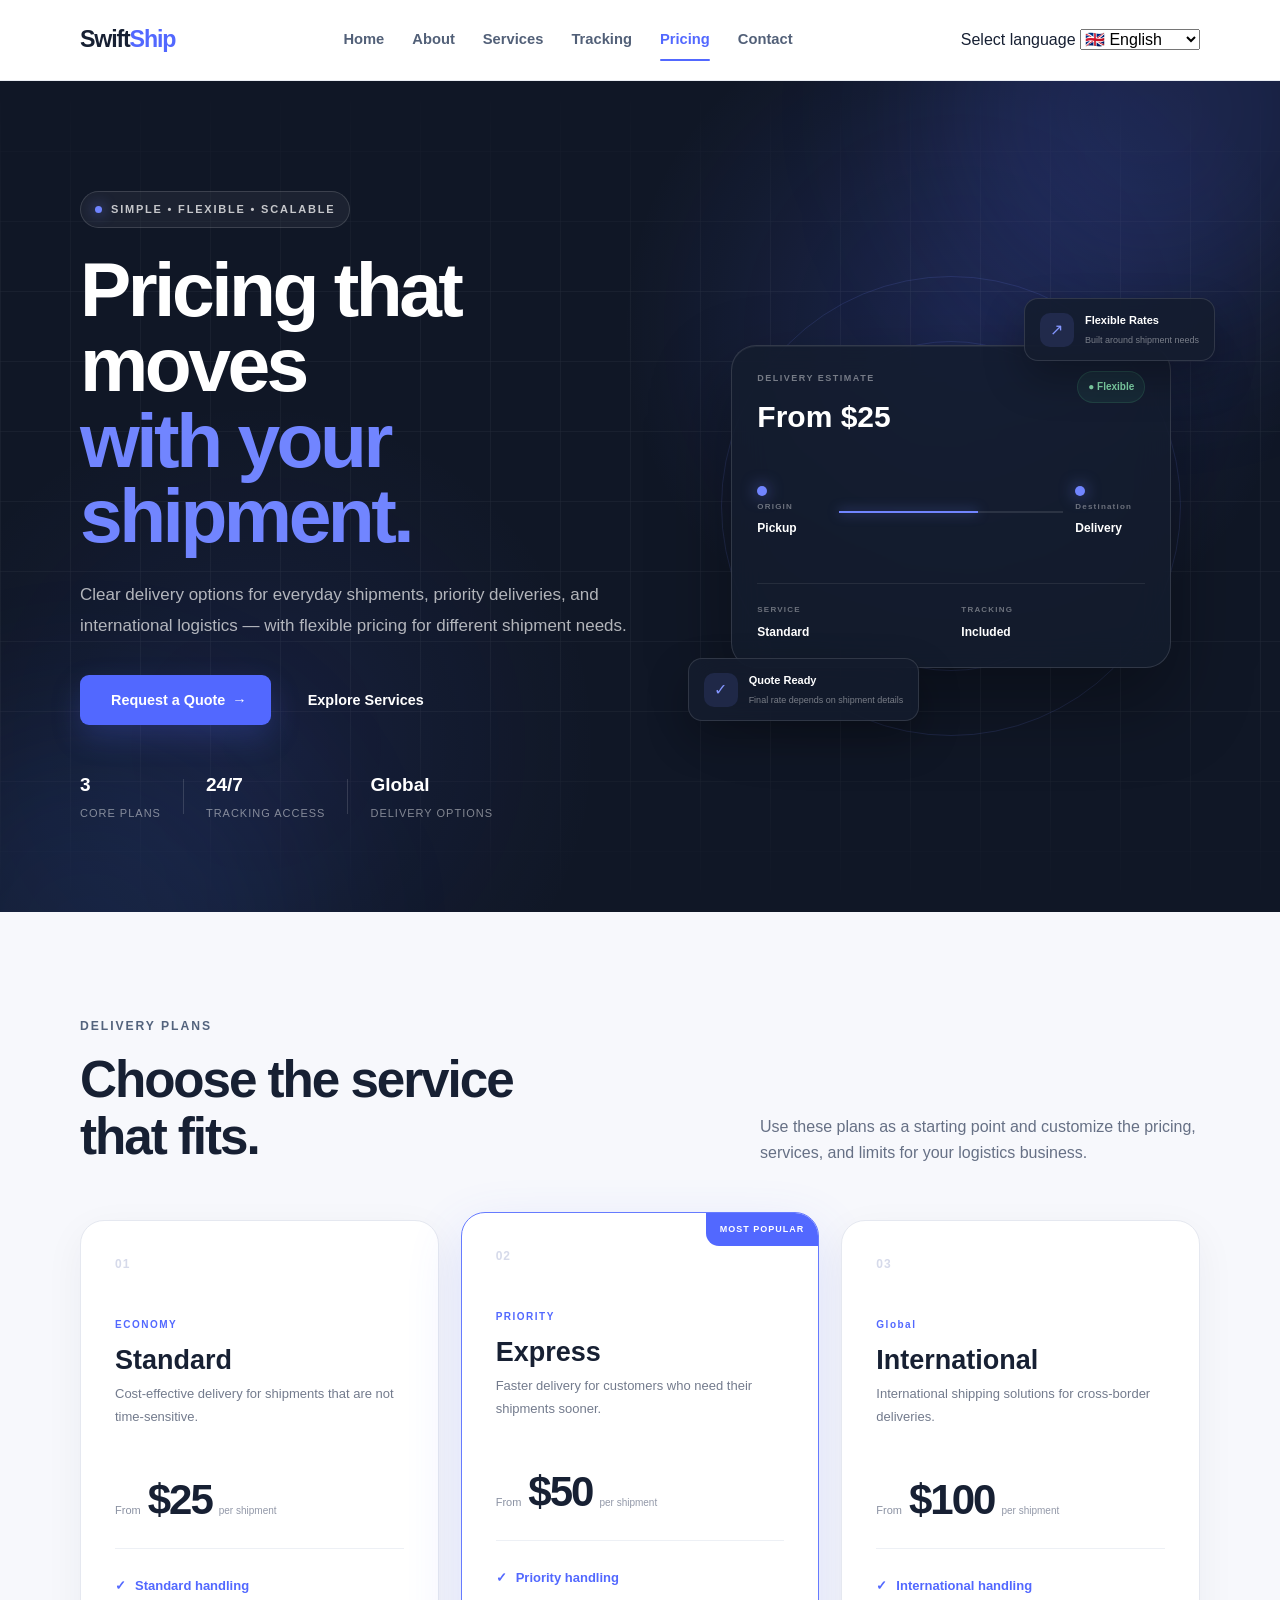
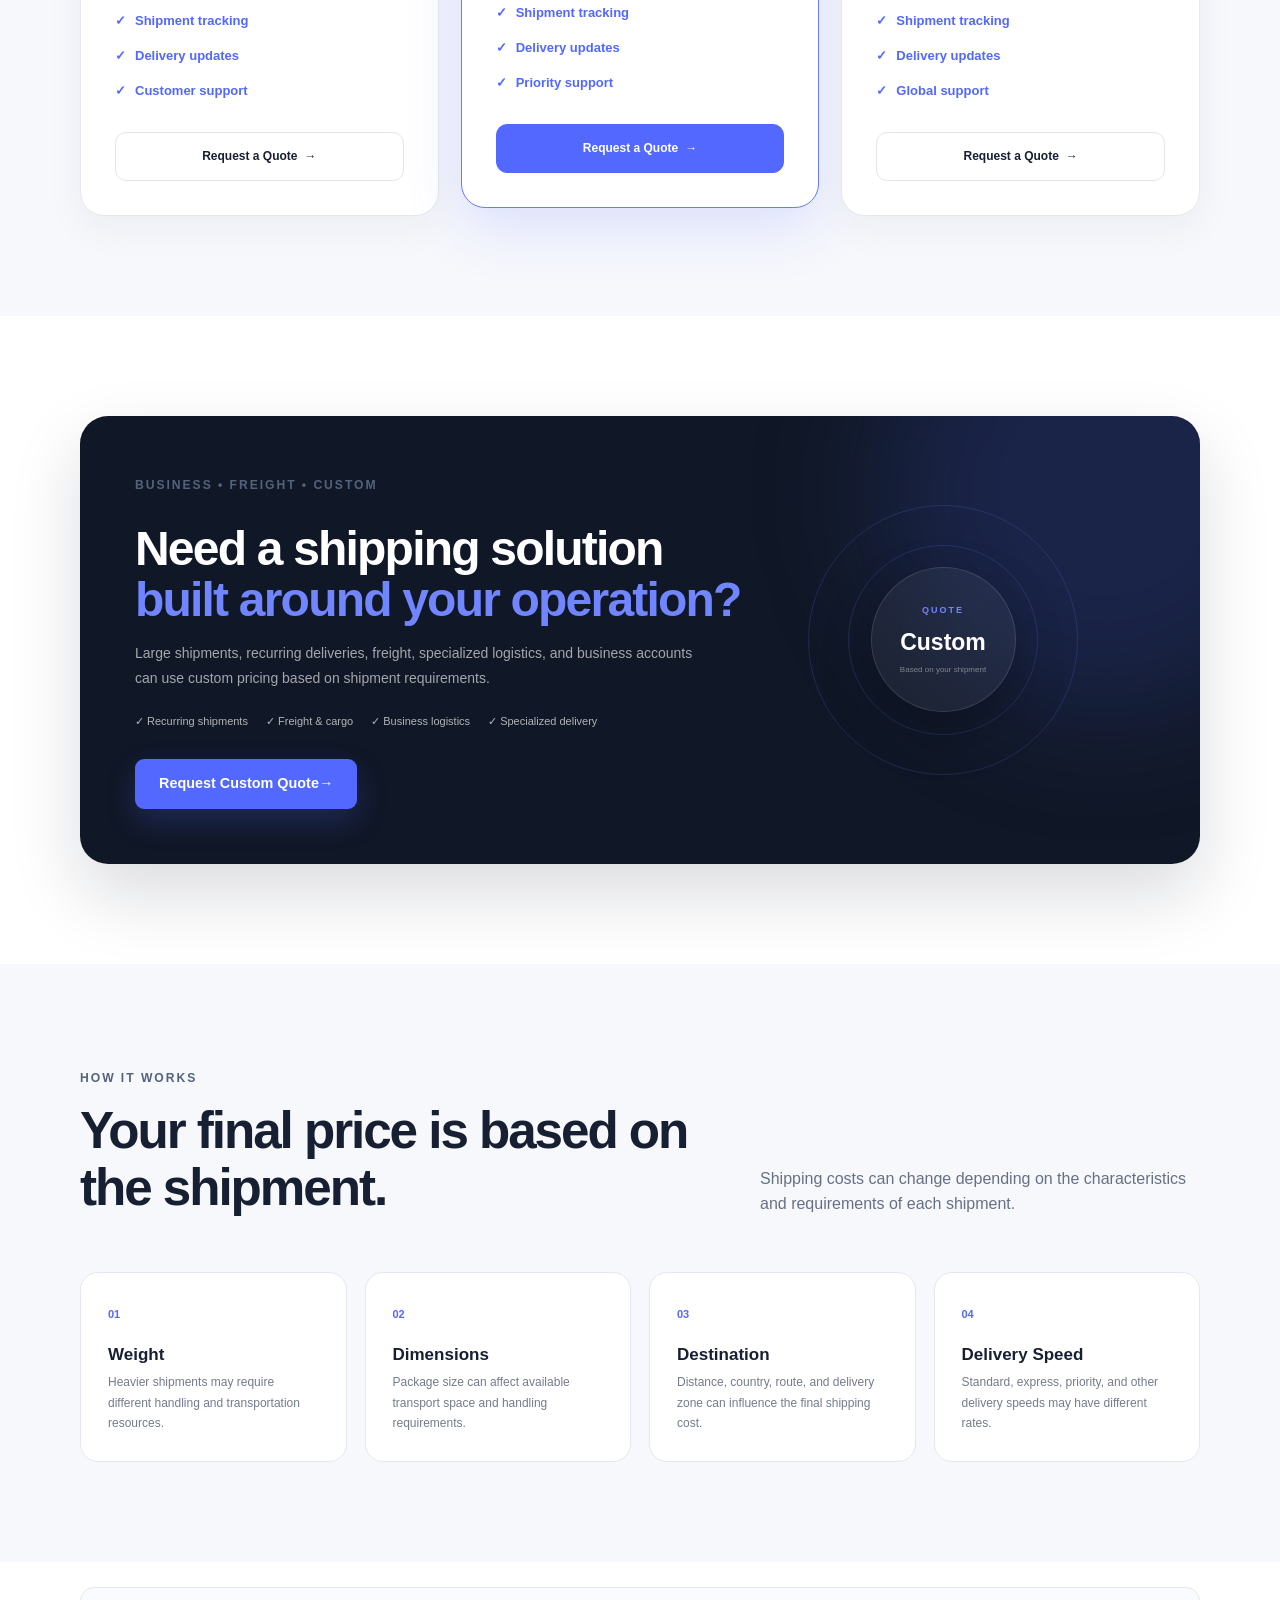
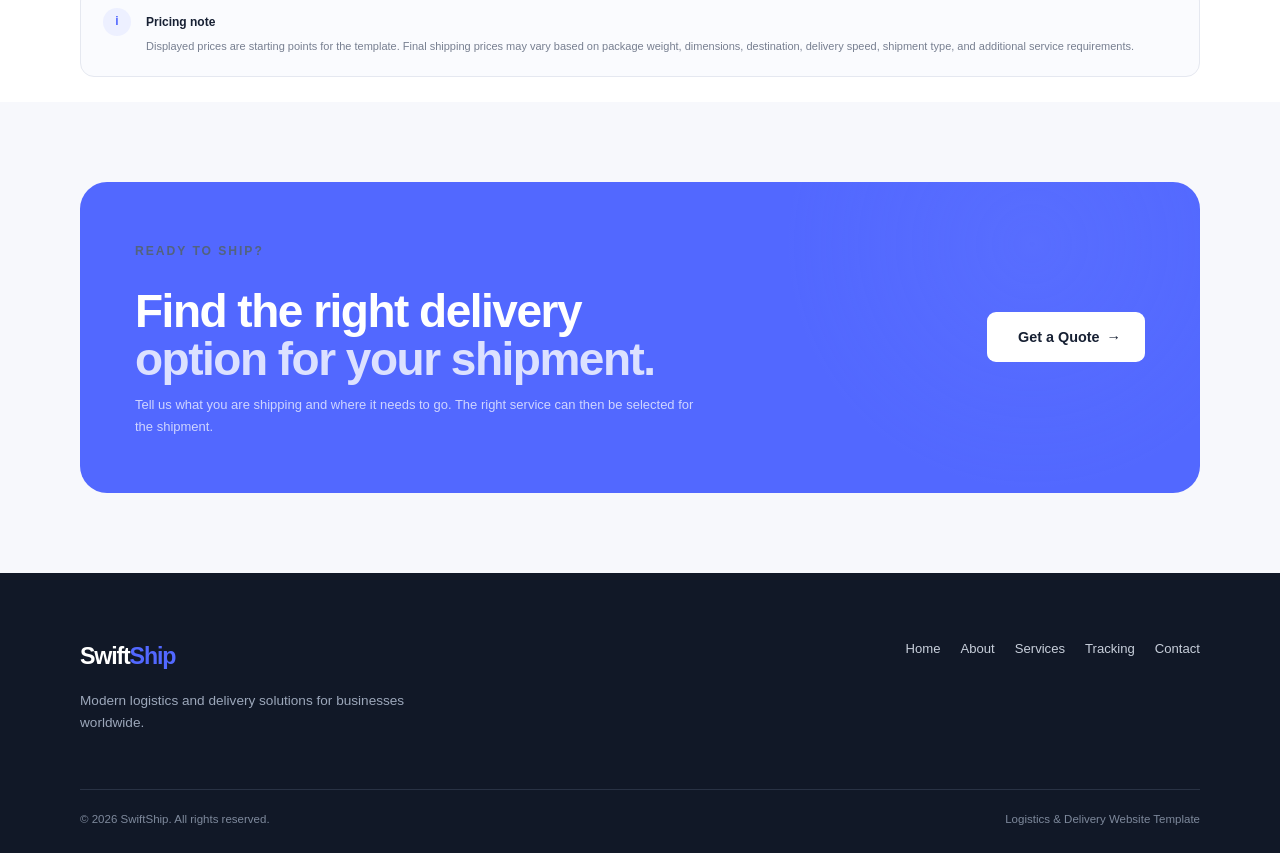
<file: pricing.html>
<!DOCTYPE html>
<html lang="en" data-page-title="pricing_page_title">
<head>
  <meta charset="UTF-8">
  <meta name="viewport" content="width=device-width, initial-scale=1.0">

  <meta
    name="description"
    content="Explore flexible shipping and delivery pricing options with SwiftShip."
  >

  <title>Pricing — SwiftShip</title>

  <link rel="stylesheet" href="styles.css">
</head>

<body>

  <!-- HEADER -->
  <header class="site-header">
    <div class="container nav-container">

      <a href="index.html" class="logo" aria-label="SwiftShip home">
        Swift<span>Ship</span>
      </a>

      <button
        class="menu-toggle"
        type="button"
        aria-label="Open navigation"
        aria-expanded="false"
      >
        ☰
      </button>

      <nav class="main-nav" aria-label="Main navigation">
        <a href="index.html" data-i18n="nav_home">Home</a>
        <a href="about.html" data-i18n="nav_about">About</a>
        <a href="services.html" data-i18n="nav_services">Services</a>
        <a href="tracking.html" data-i18n="nav_tracking">Tracking</a>
        <a href="pricing.html" class="active" data-i18n="nav_pricing">Pricing</a>
        <a href="contact.html" data-i18n="nav_contact">Contact</a>
      </nav>

      <div class="language-selector">
        <label for="languageSelect" class="sr-only">
          Select language
        </label>

        <select id="languageSelect" aria-label="Select language">
          <option value="en">🇬🇧 English</option>
          <option value="fr">🇫🇷 Français</option>
          <option value="es">🇪🇸 Español</option>
          <option value="de">🇩🇪 Deutsch</option>
          <option value="pt">🇵🇹 Português</option>
          <option value="it">🇮🇹 Italiano</option>
          <option value="ar">🇸🇦 العربية</option>
        </select>
      </div>

    </div>
  </header>


  <main>

    <!-- PREMIUM PRICING HERO -->
    <section class="pricing-premium-hero">

      <div class="pricing-hero-glow pricing-glow-one"></div>
      <div class="pricing-hero-glow pricing-glow-two"></div>
      <div class="pricing-grid-lines"></div>

      <div class="container pricing-hero-layout">

        <div class="pricing-hero-copy">

          <div class="hero-eyebrow">
            <span class="eyebrow-dot"></span>
            <span data-i18n="pricing_eyebrow">
              SIMPLE • FLEXIBLE • SCALABLE
            </span>
          </div>

          <h1 data-i18n-html="pricing_hero_title_html">
            Pricing that moves
            <span>with your shipment.</span>
          </h1>

          <p data-i18n="pricing_hero_description">
            Clear delivery options for everyday shipments,
            priority deliveries, and international logistics —
            with flexible pricing for different shipment needs.
          </p>

          <div class="pricing-hero-actions">

            <a href="contact.html" class="btn btn-primary">
              <span data-i18n="request_quote">Request a Quote</span>
              <span>→</span>
            </a>

            <a href="services.html" class="btn btn-secondary" data-i18n="explore_services">
              Explore Services
            </a>

          </div>

          <div class="pricing-trust-row">

            <div>
              <strong>3</strong>
              <span data-i18n="core_plans">Core plans</span>
            </div>

            <div class="pricing-divider"></div>

            <div>
              <strong>24/7</strong>
              <span data-i18n="tracking_access">Tracking access</span>
            </div>

            <div class="pricing-divider"></div>

            <div>
              <strong data-i18n="global">Global</strong>
              <span data-i18n="delivery_options">Delivery options</span>
            </div>

          </div>

        </div>


        <!-- PRICING VISUAL -->
        <div class="pricing-hero-visual">

          <div class="pricing-orbit pricing-orbit-one"></div>
          <div class="pricing-orbit pricing-orbit-two"></div>

          <div class="pricing-floating-card pricing-floating-top">
            <span class="floating-icon">↗</span>

            <div>
              <strong data-i18n="flexible_rates">Flexible Rates</strong>
              <small data-i18n="built_around_shipment_needs">
                Built around shipment needs
              </small>
            </div>
          </div>

          <div class="pricing-dashboard">

            <div class="pricing-dashboard-top">

              <div>
                <span class="dashboard-label" data-i18n="delivery_estimate">
                  DELIVERY ESTIMATE
                </span>

                <strong>From $25</strong>
              </div>

              <span class="dashboard-status">
                ● <span data-i18n="flexible">Flexible</span>
              </span>

            </div>

            <div class="pricing-route-line">

              <div class="route-point">
                <span></span>
                <small data-i18n="origin">ORIGIN</small>
                <strong data-i18n="pickup">Pickup</strong>
              </div>

              <div class="route-track">
                <div class="route-progress"></div>
              </div>

              <div class="route-point route-destination">
                <span></span>
                <small data-i18n="destination">DESTINATION</small>
                <strong data-i18n="delivery">Delivery</strong>
              </div>

            </div>

            <div class="pricing-dashboard-bottom">

              <div>
                <small data-i18n="service">SERVICE</small>
                <strong data-i18n="standard">Standard</strong>
              </div>

              <div>
                <small data-i18n="tracking">TRACKING</small>
                <strong data-i18n="included">Included</strong>
              </div>

            </div>

          </div>

          <div class="pricing-floating-card pricing-floating-bottom">

            <span class="floating-icon">✓</span>

            <div>
              <strong data-i18n="quote_ready">Quote Ready</strong>

              <small data-i18n="final_rate_depends">
                Final rate depends on shipment details
              </small>
            </div>

          </div>

        </div>

      </div>

    </section>


    <!-- PLANS -->
    <section class="section premium-pricing-section">

      <div class="container">

        <div class="section-heading premium-heading">

          <div>
            <span class="section-label" data-i18n="delivery_plans">
              DELIVERY PLANS
            </span>

            <h2 data-i18n-html="pricing_plans_title_html">
              Choose the service
              <span>that fits.</span>
            </h2>
          </div>

          <p data-i18n="pricing_plans_description">
            Use these plans as a starting point and customize
            the pricing, services, and limits for your logistics
            business.
          </p>

        </div>


        <div class="premium-pricing-grid">


          <!-- STANDARD -->
          <article class="premium-price-card">

            <div class="price-card-number">01</div>

            <div class="price-card-top">

              <span class="price-card-label" data-i18n="economy">
                ECONOMY
              </span>

              <h3 data-i18n="standard">Standard</h3>

              <p data-i18n="standard_description">
                Cost-effective delivery for shipments
                that are not time-sensitive.
              </p>

            </div>

            <div class="premium-price">

              <small data-i18n="from">From</small>

              <strong>$25</strong>

              <span data-i18n="per_shipment">per shipment</span>

            </div>

            <div class="price-card-line"></div>

            <ul>

              <li>
                <span>✓</span>
                <span data-i18n="standard_handling">Standard handling</span>
              </li>

              <li>
                <span>✓</span>
                <span data-i18n="shipment_tracking">Shipment tracking</span>
              </li>

              <li>
                <span>✓</span>
                <span data-i18n="delivery_updates">Delivery updates</span>
              </li>

              <li>
                <span>✓</span>
                <span data-i18n="customer_support">Customer support</span>
              </li>

            </ul>

            <a href="contact.html" class="price-card-button">
              <span data-i18n="request_quote">Request a Quote</span>
              <span>→</span>
            </a>

          </article>


          <!-- EXPRESS -->
          <article class="premium-price-card premium-price-featured">

            <div class="featured-label" data-i18n="most_popular">
              MOST POPULAR
            </div>

            <div class="price-card-number">02</div>

            <div class="price-card-top">

              <span class="price-card-label" data-i18n="priority">
                PRIORITY
              </span>

              <h3 data-i18n="express">Express</h3>

              <p data-i18n="express_description">
                Faster delivery for customers who
                need their shipments sooner.
              </p>

            </div>

            <div class="premium-price">

              <small data-i18n="from">From</small>

              <strong>$50</strong>

              <span data-i18n="per_shipment">per shipment</span>

            </div>

            <div class="price-card-line"></div>

            <ul>

              <li>
                <span>✓</span>
                <span data-i18n="priority_handling">Priority handling</span>
              </li>

              <li>
                <span>✓</span>
                <span data-i18n="shipment_tracking">Shipment tracking</span>
              </li>

              <li>
                <span>✓</span>
                <span data-i18n="delivery_updates">Delivery updates</span>
              </li>

              <li>
                <span>✓</span>
                <span data-i18n="priority_support">Priority support</span>
              </li>

            </ul>

            <a href="contact.html" class="price-card-button primary-price-button">
              <span data-i18n="request_quote">Request a Quote</span>
              <span>→</span>
            </a>

          </article>


          <!-- INTERNATIONAL -->
          <article class="premium-price-card">

            <div class="price-card-number">03</div>

            <div class="price-card-top">

              <span class="price-card-label" data-i18n="global">
                GLOBAL
              </span>

              <h3 data-i18n="international">International</h3>

              <p data-i18n="international_description">
                International shipping solutions for
                cross-border deliveries.
              </p>

            </div>

            <div class="premium-price">

              <small data-i18n="from">From</small>

              <strong>$100</strong>

              <span data-i18n="per_shipment">per shipment</span>

            </div>

            <div class="price-card-line"></div>

            <ul>

              <li>
                <span>✓</span>
                <span data-i18n="international_handling">
                  International handling
                </span>
              </li>

              <li>
                <span>✓</span>
                <span data-i18n="shipment_tracking">Shipment tracking</span>
              </li>

              <li>
                <span>✓</span>
                <span data-i18n="delivery_updates">Delivery updates</span>
              </li>

              <li>
                <span>✓</span>
                <span data-i18n="global_support">Global support</span>
              </li>

            </ul>

            <a href="contact.html" class="price-card-button">
              <span data-i18n="request_quote">Request a Quote</span>
              <span>→</span>
            </a>

          </article>

        </div>

      </div>

    </section>


    <!-- CUSTOM LOGISTICS -->
    <section class="section custom-pricing-premium">

      <div class="container">

        <div class="custom-pricing-panel">

          <div class="custom-panel-glow"></div>

          <div class="custom-panel-content">

            <span class="section-label" data-i18n="business_freight_custom">
              BUSINESS • FREIGHT • CUSTOM
            </span>

            <h2 data-i18n-html="custom_pricing_title_html">
              Need a shipping solution
              <span>built around your operation?</span>
            </h2>

            <p data-i18n="custom_pricing_description">
              Large shipments, recurring deliveries, freight,
              specialized logistics, and business accounts can
              use custom pricing based on shipment requirements.
            </p>

            <div class="custom-points">

              <span data-i18n="recurring_shipments">✓ Recurring shipments</span>
              <span data-i18n="freight_cargo">✓ Freight & cargo</span>
              <span data-i18n="business_logistics">✓ Business logistics</span>
              <span data-i18n="specialized_delivery">✓ Specialized delivery</span>

            </div>

            <a href="contact.html" class="btn btn-primary">
              <span data-i18n="request_custom_quote">
                Request Custom Quote
              </span>
              <span>→</span>
            </a>

          </div>


          <div class="custom-panel-visual">

            <div class="custom-ring custom-ring-one"></div>
            <div class="custom-ring custom-ring-two"></div>

            <div class="custom-center-card">

              <span data-i18n="quote">QUOTE</span>

              <strong data-i18n="custom">Custom</strong>

              <small data-i18n="based_on_shipment">
                Based on your shipment
              </small>

            </div>

          </div>

        </div>

      </div>

    </section>


    <!-- HOW PRICING WORKS -->
    <section class="section pricing-process-section">

      <div class="container">

        <div class="section-heading premium-heading">

          <div>

            <span class="section-label" data-i18n="how_it_works">
              HOW IT WORKS
            </span>

            <h2 data-i18n-html="pricing_process_title_html">
              Your final price is based on
              <span>the shipment.</span>
            </h2>

          </div>

          <p data-i18n="pricing_process_description">
            Shipping costs can change depending on the
            characteristics and requirements of each shipment.
          </p>

        </div>


        <div class="pricing-factors">

          <article class="pricing-factor">

            <span>01</span>

            <div>
              <h3 data-i18n="weight">Weight</h3>

              <p data-i18n="weight_description">
                Heavier shipments may require different
                handling and transportation resources.
              </p>
            </div>

          </article>


          <article class="pricing-factor">

            <span>02</span>

            <div>
              <h3 data-i18n="dimensions">Dimensions</h3>

              <p data-i18n="dimensions_description">
                Package size can affect available transport
                space and handling requirements.
              </p>
            </div>

          </article>


          <article class="pricing-factor">

            <span>03</span>

            <div>
              <h3 data-i18n="destination">Destination</h3>

              <p data-i18n="destination_description">
                Distance, country, route, and delivery zone
                can influence the final shipping cost.
              </p>
            </div>

          </article>


          <article class="pricing-factor">

            <span>04</span>

            <div>
              <h3 data-i18n="delivery_speed">Delivery Speed</h3>

              <p data-i18n="delivery_speed_description">
                Standard, express, priority, and other
                delivery speeds may have different rates.
              </p>
            </div>

          </article>

        </div>

      </div>

    </section>


    <!-- PRICING NOTE -->
    <section class="pricing-note-premium">

      <div class="container">

        <div class="pricing-note-inner">

          <div class="note-icon">i</div>

          <div>

            <strong data-i18n="pricing_note">
              Pricing note
            </strong>

            <p data-i18n="pricing_note_description">
              Displayed prices are starting points for the
              template. Final shipping prices may vary based
              on package weight, dimensions, destination,
              delivery speed, shipment type, and additional
              service requirements.
            </p>

          </div>

        </div>

      </div>

    </section>


    <!-- FINAL CTA -->
    <section class="pricing-final-cta">

      <div class="container">

        <div class="pricing-cta-box">

          <div>

            <span class="section-label" data-i18n="ready_to_ship">
              READY TO SHIP?
            </span>

            <h2 data-i18n-html="pricing_cta_title_html">
              Find the right delivery
              <span>option for your shipment.</span>
            </h2>

            <p data-i18n="pricing_cta_description">
              Tell us what you are shipping and where it needs
              to go. The right service can then be selected for
              the shipment.
            </p>

          </div>

          <a href="contact.html" class="btn btn-light">
            <span data-i18n="get_quote">Get a Quote</span>
            <span>→</span>
          </a>

        </div>

      </div>

    </section>

  </main>


  <!-- FOOTER -->
  <footer class="site-footer">

    <div class="container footer-content">

      <div>

        <a href="index.html" class="logo">
          Swift<span>Ship</span>
        </a>

        <p data-i18n="footer_description">
          Modern logistics and delivery solutions
          for businesses worldwide.
        </p>

      </div>

      <div class="footer-links">

        <a href="index.html" data-i18n="nav_home">Home</a>
        <a href="about.html" data-i18n="nav_about">About</a>
        <a href="services.html" data-i18n="nav_services">Services</a>
        <a href="tracking.html" data-i18n="nav_tracking">Tracking</a>
        <a href="contact.html" data-i18n="nav_contact">Contact</a>
      </div>

    </div>


    <div class="container footer-bottom">

      <p data-i18n="copyright">
        © 2026 SwiftShip. All rights reserved.
      </p>

      <p data-i18n="template_label">
        Logistics & Delivery Website Template
      </p>

    </div>

  </footer>


  <script src="script.js"></script>

</body>
</html>
</file>
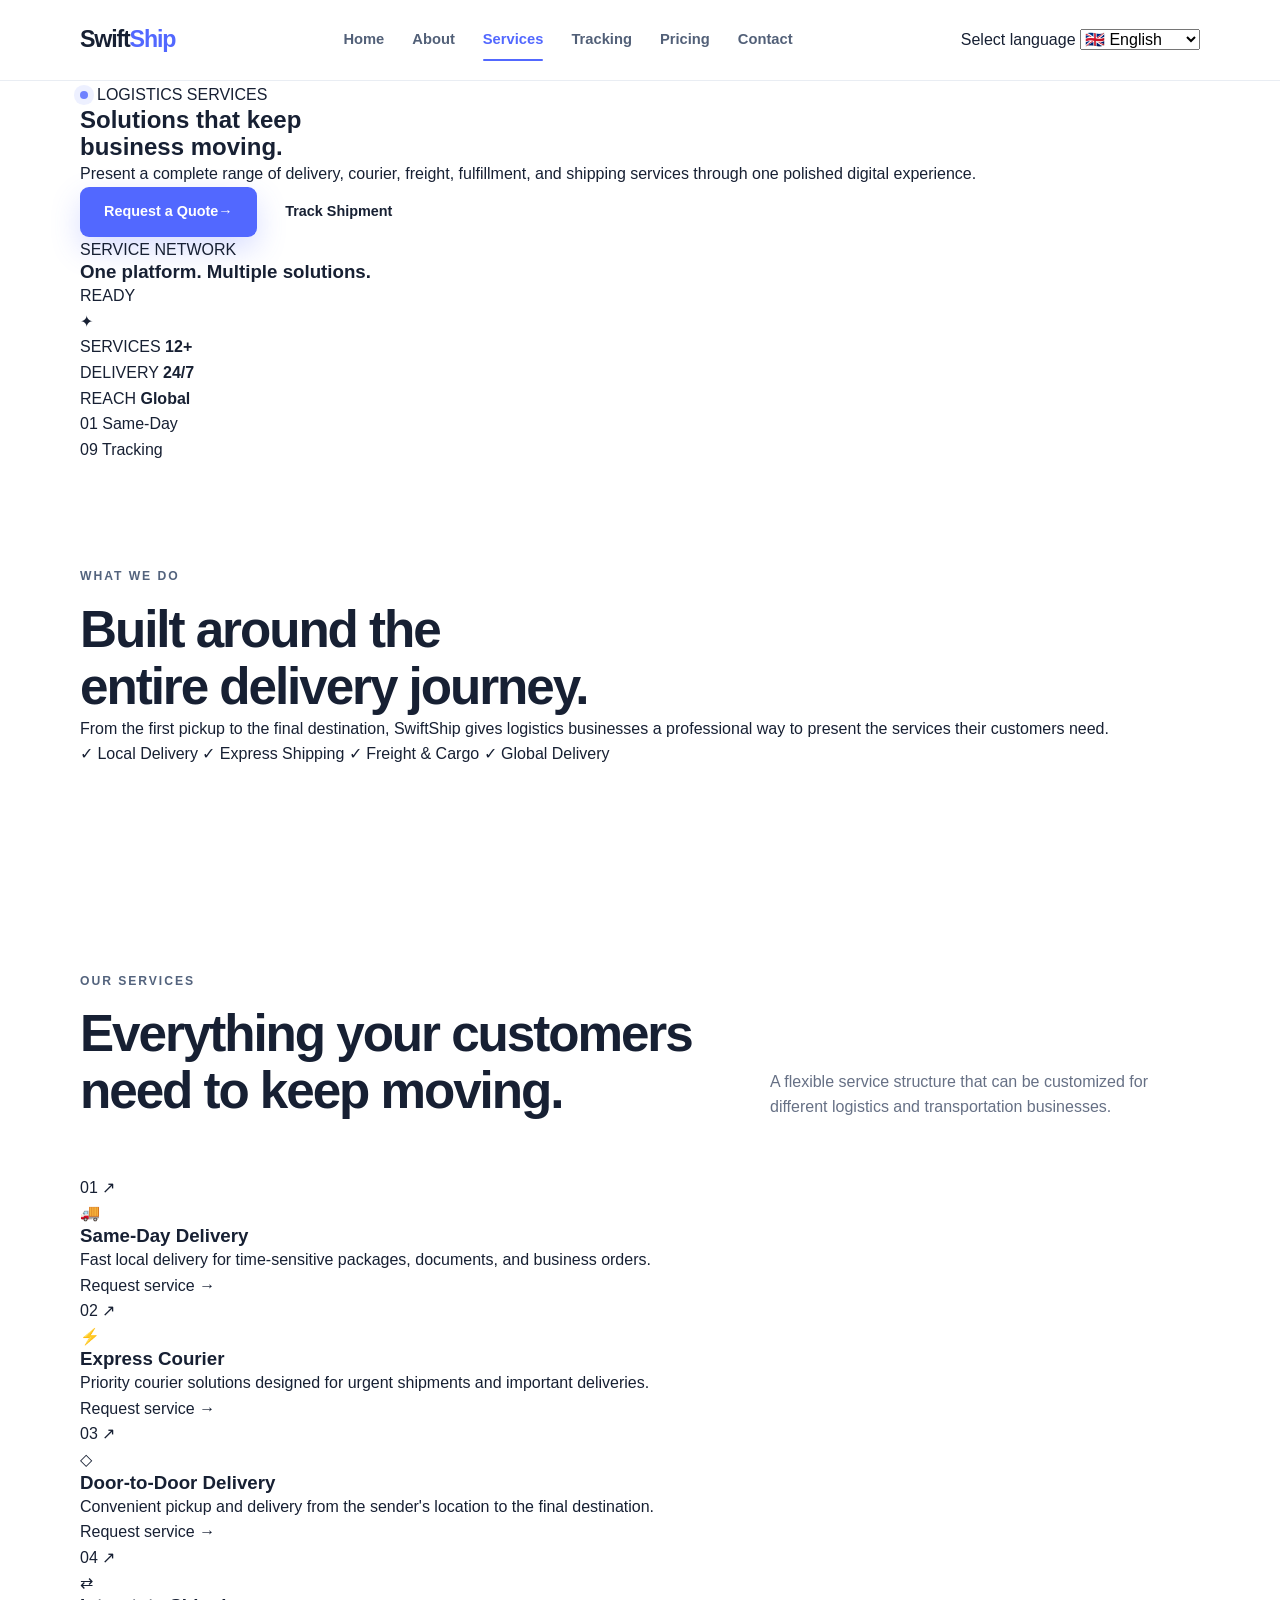
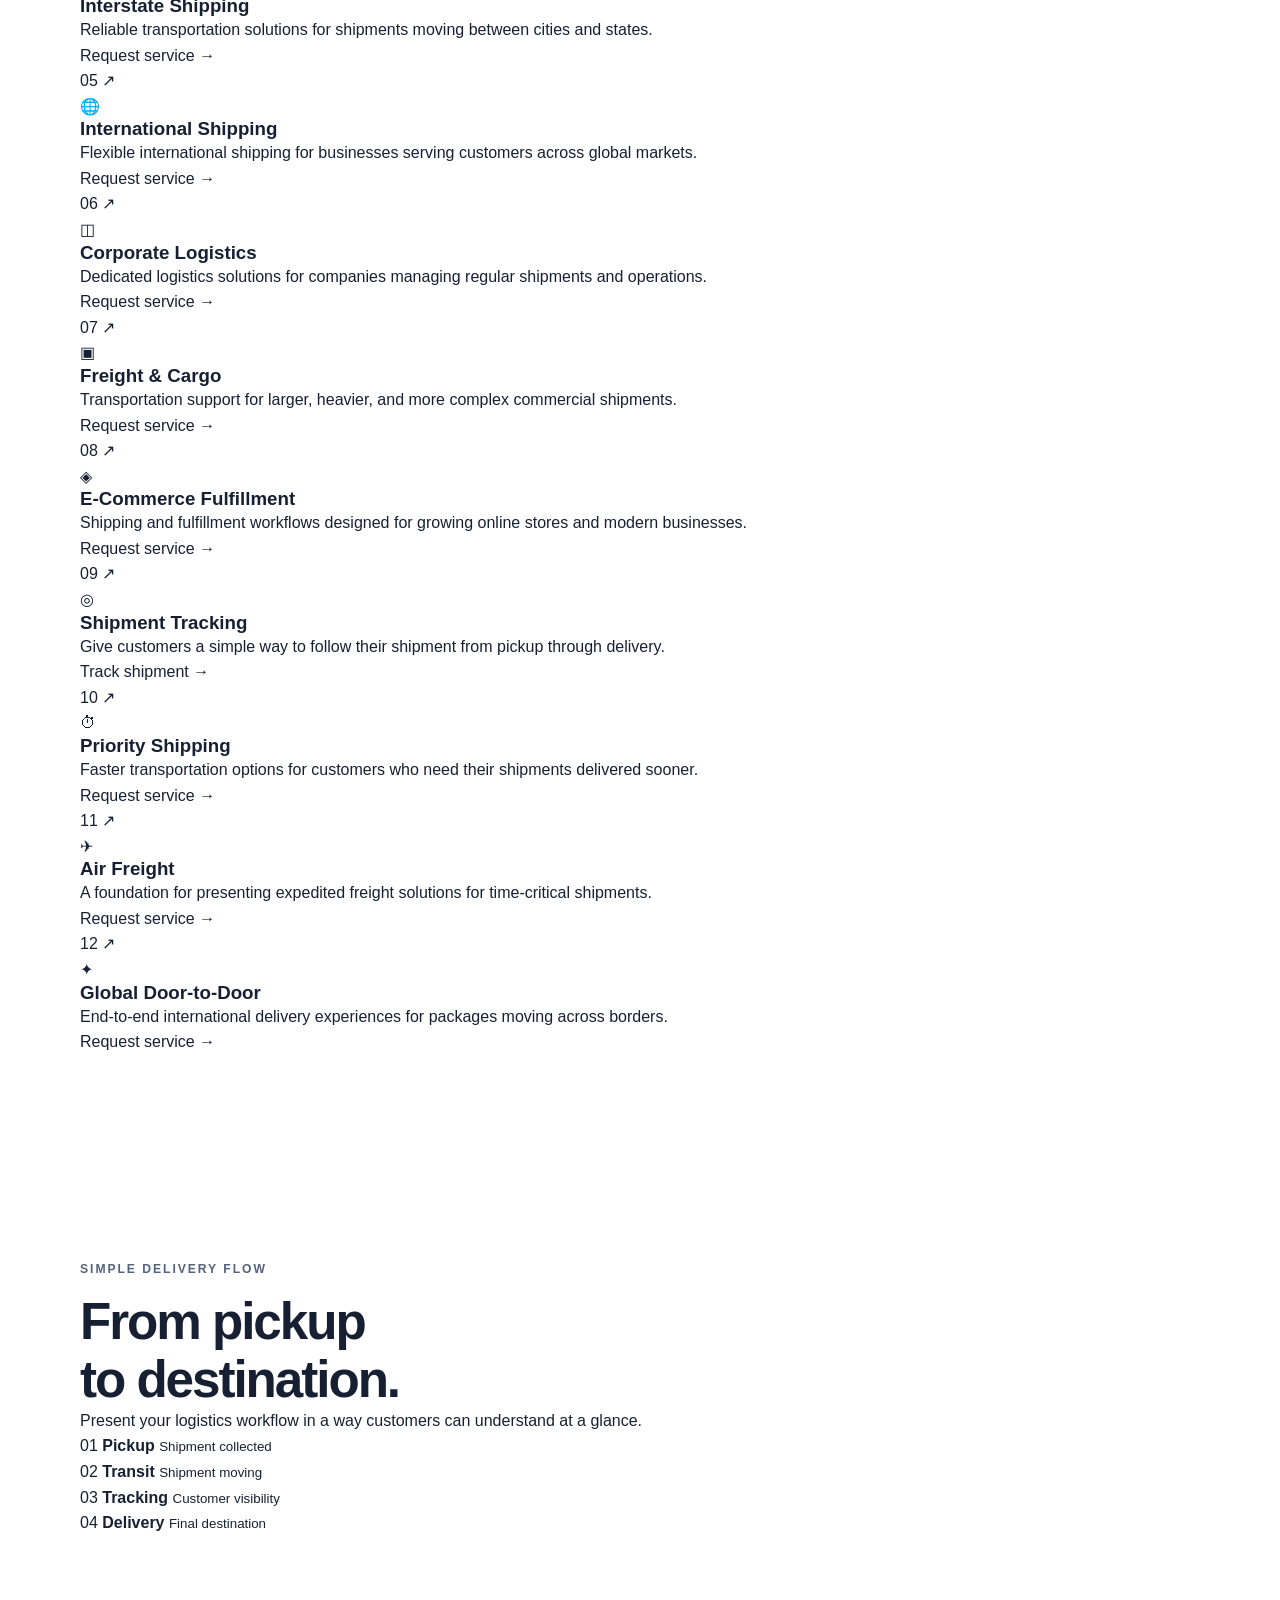
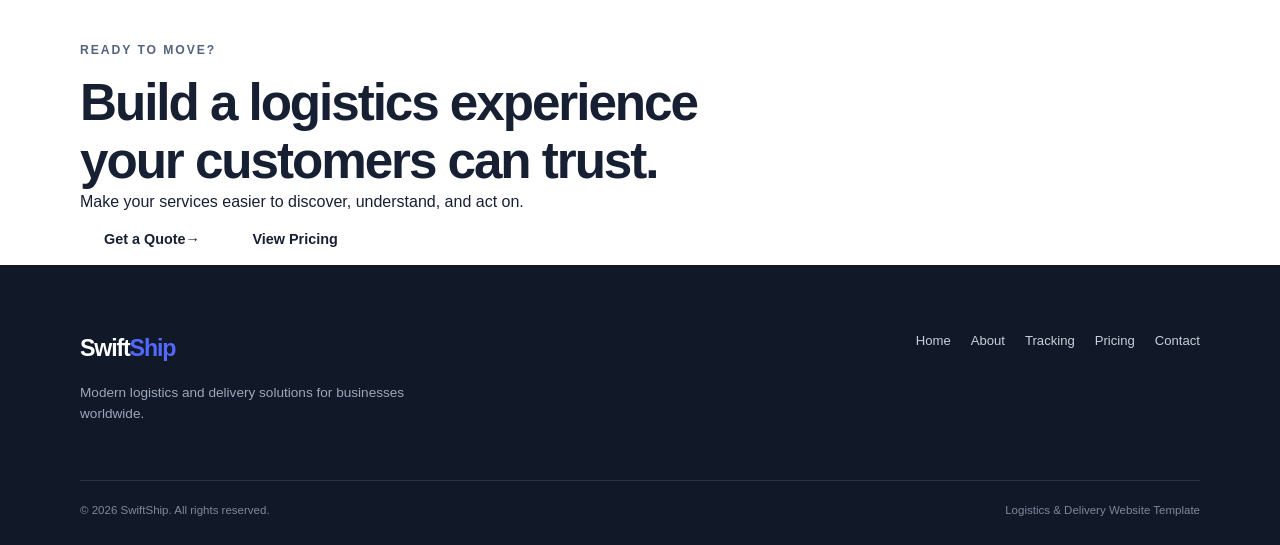
<file: services.html>
<!DOCTYPE html>
<html lang="en" data-page-title="services_page_title">
<head>
  <meta charset="UTF-8">
  <meta name="viewport" content="width=device-width, initial-scale=1.0">

  <meta
    name="description"
    content="Explore SwiftShip logistics, courier, freight, fulfillment, and delivery services."
  >

  <title>Services — SwiftShip</title>

  <link rel="stylesheet" href="styles.css">
</head>

<body>

  <!-- HEADER -->
  <header class="site-header">
    <div class="container nav-container">

      <a href="index.html" class="logo" aria-label="SwiftShip home">
        Swift<span>Ship</span>
      </a>

      <button
        class="menu-toggle"
        type="button"
        aria-label="Open navigation"
        aria-expanded="false"
      >
        ☰
      </button>

      <nav class="main-nav" aria-label="Main navigation">
        <a href="index.html" data-i18n="nav_home">Home</a>
        <a href="about.html" data-i18n="nav_about">About</a>
        <a href="services.html" class="active" data-i18n="nav_services">Services</a>
        <a href="tracking.html" data-i18n="nav_tracking">Tracking</a>
        <a href="pricing.html" data-i18n="nav_pricing">Pricing</a>
        <a href="contact.html" data-i18n="nav_contact">Contact</a>
      </nav>

      <div class="language-selector">
        <label for="languageSelect" class="sr-only">
          Select language
        </label>

        <select id="languageSelect" aria-label="Select language">
          <option value="en">🇬🇧 English</option>
          <option value="fr">🇫🇷 Français</option>
          <option value="es">🇪🇸 Español</option>
          <option value="de">🇩🇪 Deutsch</option>
          <option value="pt">🇵🇹 Português</option>
          <option value="it">🇮🇹 Italiano</option>
          <option value="ar">🇸🇦 العربية</option>
        </select>
      </div>

    </div>
  </header>


  <main>

    <!-- PREMIUM SERVICES HERO -->
    <section class="services-premium-hero">

      <div class="services-hero-glow services-glow-one"></div>
      <div class="services-hero-glow services-glow-two"></div>
      <div class="services-grid-lines"></div>

      <div class="container services-hero-grid">

        <div class="services-hero-copy">

          <div class="hero-eyebrow">
            <span class="eyebrow-dot"></span>
            <span data-i18n="services_eyebrow">LOGISTICS SERVICES</span>
          </div>

          <h1 data-i18n-html="services_hero_title_html">
            Solutions that keep
            <span>business moving.</span>
          </h1>

          <p data-i18n="services_hero_description">
            Present a complete range of delivery, courier,
            freight, fulfillment, and shipping services through
            one polished digital experience.
          </p>

          <div class="services-hero-actions">

            <a href="contact.html" class="btn btn-primary">
              <span data-i18n="request_quote">Request a Quote</span>
              <span>→</span>
            </a>

            <a href="tracking.html" class="btn btn-secondary" data-i18n="track_shipment">
              Track Shipment
            </a>

          </div>

        </div>


        <!-- SERVICES VISUAL -->
        <div class="services-hero-visual">

          <div class="service-orbit service-orbit-one"></div>
          <div class="service-orbit service-orbit-two"></div>

          <div class="service-command-card">

            <div class="command-top">

              <div>
                <span class="command-label" data-i18n="service_network">
                  SERVICE NETWORK
                </span>

                <h3 data-i18n-html="services_command_title_html">
                  One platform.
                  <span>Multiple solutions.</span>
                </h3>
              </div>

              <div class="command-status">
                <i></i>
                <span data-i18n="ready">READY</span>
              </div>

            </div>


            <div class="command-map">

              <div class="map-grid"></div>

              <span class="map-node node-one"></span>
              <span class="map-node node-two"></span>
              <span class="map-node node-three"></span>
              <span class="map-node node-four"></span>

              <div class="map-route route-a"></div>
              <div class="map-route route-b"></div>
              <div class="map-route route-c"></div>

              <div class="map-center">
                <span>✦</span>
              </div>

            </div>


            <div class="command-stats">

              <div>
                <span data-i18n="services_stat">SERVICES</span>
                <strong>12+</strong>
              </div>

              <div>
                <span data-i18n="delivery_stat">DELIVERY</span>
                <strong>24/7</strong>
              </div>

              <div>
                <span data-i18n="reach_stat">REACH</span>
                <strong data-i18n="global">Global</strong>
              </div>

            </div>

          </div>


          <div class="floating-service-badge badge-one">
            <span>01</span>
            <span data-i18n="same_day">Same-Day</span>
          </div>

          <div class="floating-service-badge badge-two">
            <span>09</span>
            <span data-i18n="tracking">Tracking</span>
          </div>

        </div>

      </div>

    </section>


    <!-- SERVICES INTRO -->
    <section class="section services-intro-section">

      <div class="container">

        <div class="services-intro-grid">

          <div>

            <span class="section-label" data-i18n="what_we_do">
              WHAT WE DO
            </span>

            <h2 data-i18n-html="services_intro_title_html">
              Built around the
              <span>entire delivery journey.</span>
            </h2>

          </div>

          <div class="services-intro-copy">

            <p data-i18n="services_intro_description">
              From the first pickup to the final destination,
              SwiftShip gives logistics businesses a professional
              way to present the services their customers need.
            </p>

            <div class="service-mini-points">

              <span data-i18n="local_delivery">✓ Local Delivery</span>
              <span data-i18n="express_shipping">✓ Express Shipping</span>
              <span data-i18n="freight_cargo">✓ Freight & Cargo</span>
              <span data-i18n="global_delivery">✓ Global Delivery</span>

            </div>

          </div>

        </div>

      </div>

    </section>


    <!-- MAIN SERVICES -->
    <section class="section services-list-section">

      <div class="container">

        <div class="section-heading services-heading">

          <div>

            <span class="section-label" data-i18n="our_services">
              OUR SERVICES
            </span>

            <h2 data-i18n-html="services_main_title_html">
              Everything your customers
              <span>need to keep moving.</span>
            </h2>

          </div>

          <p data-i18n="services_main_description">
            A flexible service structure that can be customized
            for different logistics and transportation businesses.
          </p>

        </div>


        <div class="premium-services-grid">


          <!-- 01 -->
          <article class="premium-service-card service-featured">

            <div class="service-card-top">
              <span class="service-number">01</span>
              <span class="service-symbol">↗</span>
            </div>

            <div class="service-card-icon">🚚</div>

            <h3 data-i18n="service_01_title">Same-Day Delivery</h3>

            <p data-i18n="service_01_desc">
              Fast local delivery for time-sensitive packages,
              documents, and business orders.
            </p>

            <a href="contact.html" class="service-card-link">
              <span data-i18n="request_service">Request service</span>
              <span>→</span>
            </a>

          </article>


          <!-- 02 -->
          <article class="premium-service-card">

            <div class="service-card-top">
              <span class="service-number">02</span>
              <span class="service-symbol">↗</span>
            </div>

            <div class="service-card-icon">⚡</div>

            <h3 data-i18n="service_02_title">Express Courier</h3>

            <p data-i18n="service_02_desc">
              Priority courier solutions designed for urgent
              shipments and important deliveries.
            </p>

            <a href="contact.html" class="service-card-link">
              <span data-i18n="request_service">Request service</span>
              <span>→</span>
            </a>

          </article>


          <!-- 03 -->
          <article class="premium-service-card">

            <div class="service-card-top">
              <span class="service-number">03</span>
              <span class="service-symbol">↗</span>
            </div>

            <div class="service-card-icon">◇</div>

            <h3 data-i18n="service_03_title">Door-to-Door Delivery</h3>

            <p data-i18n="service_03_desc">
              Convenient pickup and delivery from the sender's
              location to the final destination.
            </p>

            <a href="contact.html" class="service-card-link">
              <span data-i18n="request_service">Request service</span>
              <span>→</span>
            </a>

          </article>


          <!-- 04 -->
          <article class="premium-service-card">

            <div class="service-card-top">
              <span class="service-number">04</span>
              <span class="service-symbol">↗</span>
            </div>

            <div class="service-card-icon">⇄</div>

            <h3 data-i18n="service_04_title">Interstate Shipping</h3>

            <p data-i18n="service_04_desc">
              Reliable transportation solutions for shipments
              moving between cities and states.
            </p>

            <a href="contact.html" class="service-card-link">
              <span data-i18n="request_service">Request service</span>
              <span>→</span>
            </a>

          </article>


          <!-- 05 -->
          <article class="premium-service-card service-featured">

            <div class="service-card-top">
              <span class="service-number">05</span>
              <span class="service-symbol">↗</span>
            </div>

            <div class="service-card-icon">🌐</div>

            <h3 data-i18n="service_05_title">International Shipping</h3>

            <p data-i18n="service_05_desc">
              Flexible international shipping for businesses
              serving customers across global markets.
            </p>

            <a href="contact.html" class="service-card-link">
              <span data-i18n="request_service">Request service</span>
              <span>→</span>
            </a>

          </article>


          <!-- 06 -->
          <article class="premium-service-card">

            <div class="service-card-top">
              <span class="service-number">06</span>
              <span class="service-symbol">↗</span>
            </div>

            <div class="service-card-icon">◫</div>

            <h3 data-i18n="service_06_title">Corporate Logistics</h3>

            <p data-i18n="service_06_desc">
              Dedicated logistics solutions for companies
              managing regular shipments and operations.
            </p>

            <a href="contact.html" class="service-card-link">
              <span data-i18n="request_service">Request service</span>
              <span>→</span>
            </a>

          </article>


          <!-- 07 -->
          <article class="premium-service-card">

            <div class="service-card-top">
              <span class="service-number">07</span>
              <span class="service-symbol">↗</span>
            </div>

            <div class="service-card-icon">▣</div>

            <h3 data-i18n="service_07_title">Freight & Cargo</h3>

            <p data-i18n="service_07_desc">
              Transportation support for larger, heavier,
              and more complex commercial shipments.
            </p>

            <a href="contact.html" class="service-card-link">
              <span data-i18n="request_service">Request service</span>
              <span>→</span>
            </a>

          </article>


          <!-- 08 -->
          <article class="premium-service-card">

            <div class="service-card-top">
              <span class="service-number">08</span>
              <span class="service-symbol">↗</span>
            </div>

            <div class="service-card-icon">◈</div>

            <h3 data-i18n="service_08_title">E-Commerce Fulfillment</h3>

            <p data-i18n="service_08_desc">
              Shipping and fulfillment workflows designed for
              growing online stores and modern businesses.
            </p>

            <a href="contact.html" class="service-card-link">
              <span data-i18n="request_service">Request service</span>
              <span>→</span>
            </a>

          </article>


          <!-- 09 -->
          <article class="premium-service-card service-tracking-card">

            <div class="service-card-top">
              <span class="service-number">09</span>
              <span class="service-symbol">↗</span>
            </div>

            <div class="service-card-icon">◎</div>

            <h3 data-i18n="service_09_title">Shipment Tracking</h3>

            <p data-i18n="service_09_desc">
              Give customers a simple way to follow their
              shipment from pickup through delivery.
            </p>

            <a href="tracking.html" class="service-card-link">
              <span data-i18n="track_shipment">Track shipment</span>
              <span>→</span>
            </a>

          </article>


          <!-- 10 -->
          <article class="premium-service-card">

            <div class="service-card-top">
              <span class="service-number">10</span>
              <span class="service-symbol">↗</span>
            </div>

            <div class="service-card-icon">⏱</div>

            <h3 data-i18n="service_10_title">Priority Shipping</h3>

            <p data-i18n="service_10_desc">
              Faster transportation options for customers
              who need their shipments delivered sooner.
            </p>

            <a href="contact.html" class="service-card-link">
              <span data-i18n="request_service">Request service</span>
              <span>→</span>
            </a>

          </article>


          <!-- 11 -->
          <article class="premium-service-card">

            <div class="service-card-top">
              <span class="service-number">11</span>
              <span class="service-symbol">↗</span>
            </div>

            <div class="service-card-icon">✈</div>

            <h3 data-i18n="service_11_title">Air Freight</h3>

            <p data-i18n="service_11_desc">
              A foundation for presenting expedited freight
              solutions for time-critical shipments.
            </p>

            <a href="contact.html" class="service-card-link">
              <span data-i18n="request_service">Request service</span>
              <span>→</span>
            </a>

          </article>


          <!-- 12 -->
          <article class="premium-service-card service-global-card">

            <div class="service-card-top">
              <span class="service-number">12</span>
              <span class="service-symbol">↗</span>
            </div>

            <div class="service-card-icon">✦</div>

            <h3 data-i18n="service_12_title">Global Door-to-Door</h3>

            <p data-i18n="service_12_desc">
              End-to-end international delivery experiences
              for packages moving across borders.
            </p>

            <a href="contact.html" class="service-card-link">
              <span data-i18n="request_service">Request service</span>
              <span>→</span>
            </a>

          </article>

        </div>

      </div>

    </section>


    <!-- PROCESS -->
    <section class="section service-process-section">

      <div class="container">

        <div class="service-process-panel">

          <div class="process-glow"></div>

          <div class="process-heading">

            <span class="section-label" data-i18n="simple_delivery_flow">
              SIMPLE DELIVERY FLOW
            </span>

            <h2 data-i18n-html="process_title_html">
              From pickup
              <span>to destination.</span>
            </h2>

            <p data-i18n="process_description">
              Present your logistics workflow in a way customers
              can understand at a glance.
            </p>

          </div>


          <div class="process-flow">

            <div class="process-step">
              <span>01</span>
              <strong data-i18n="pickup">Pickup</strong>
              <small data-i18n="shipment_collected">Shipment collected</small>
            </div>

            <div class="process-connector"></div>

            <div class="process-step">
              <span>02</span>
              <strong data-i18n="transit">Transit</strong>
              <small data-i18n="shipment_moving">Shipment moving</small>
            </div>

            <div class="process-connector"></div>

            <div class="process-step">
              <span>03</span>
              <strong data-i18n="tracking">Tracking</strong>
              <small data-i18n="customer_visibility">Customer visibility</small>
            </div>

            <div class="process-connector"></div>

            <div class="process-step">
              <span>04</span>
              <strong data-i18n="delivery">Delivery</strong>
              <small data-i18n="final_destination">Final destination</small>
            </div>

          </div>

        </div>

      </div>

    </section>


    <!-- CTA -->
    <section class="services-final-cta">

      <div class="services-cta-glow"></div>

      <div class="container services-cta-content">

        <div>

          <span class="section-label" data-i18n="ready_to_move">
            READY TO MOVE?
          </span>

          <h2 data-i18n-html="services_cta_title_html">
            Build a logistics experience
            <span>your customers can trust.</span>
          </h2>

          <p data-i18n="services_cta_description">
            Make your services easier to discover, understand,
            and act on.
          </p>

        </div>

        <div class="services-cta-actions">

          <a href="contact.html" class="btn btn-light">
            <span data-i18n="get_quote">Get a Quote</span>
            <span>→</span>
          </a>

          <a href="pricing.html" class="btn btn-outline-light" data-i18n="view_pricing">
            View Pricing
          </a>

        </div>

      </div>

    </section>

  </main>


  <!-- FOOTER -->
  <footer class="site-footer">

    <div class="container footer-content">

      <div>

        <a href="index.html" class="logo">
          Swift<span>Ship</span>
        </a>

        <p data-i18n="footer_description">
          Modern logistics and delivery solutions
          for businesses worldwide.
        </p>

      </div>

      <div class="footer-links">

        <a href="index.html" data-i18n="nav_home">Home</a>
        <a href="about.html" data-i18n="nav_about">About</a>
        <a href="tracking.html" data-i18n="nav_tracking">Tracking</a>
        <a href="pricing.html" data-i18n="nav_pricing">Pricing</a>
        <a href="contact.html" data-i18n="nav_contact">Contact</a>

      </div>

    </div>


    <div class="container footer-bottom">

      <p data-i18n="copyright">
        © 2026 SwiftShip. All rights reserved.
      </p>

      <p data-i18n="template_label">
        Logistics & Delivery Website Template
      </p>

    </div>

  </footer>


  <script src="script.js"></script>

</body>
</html>
</file>
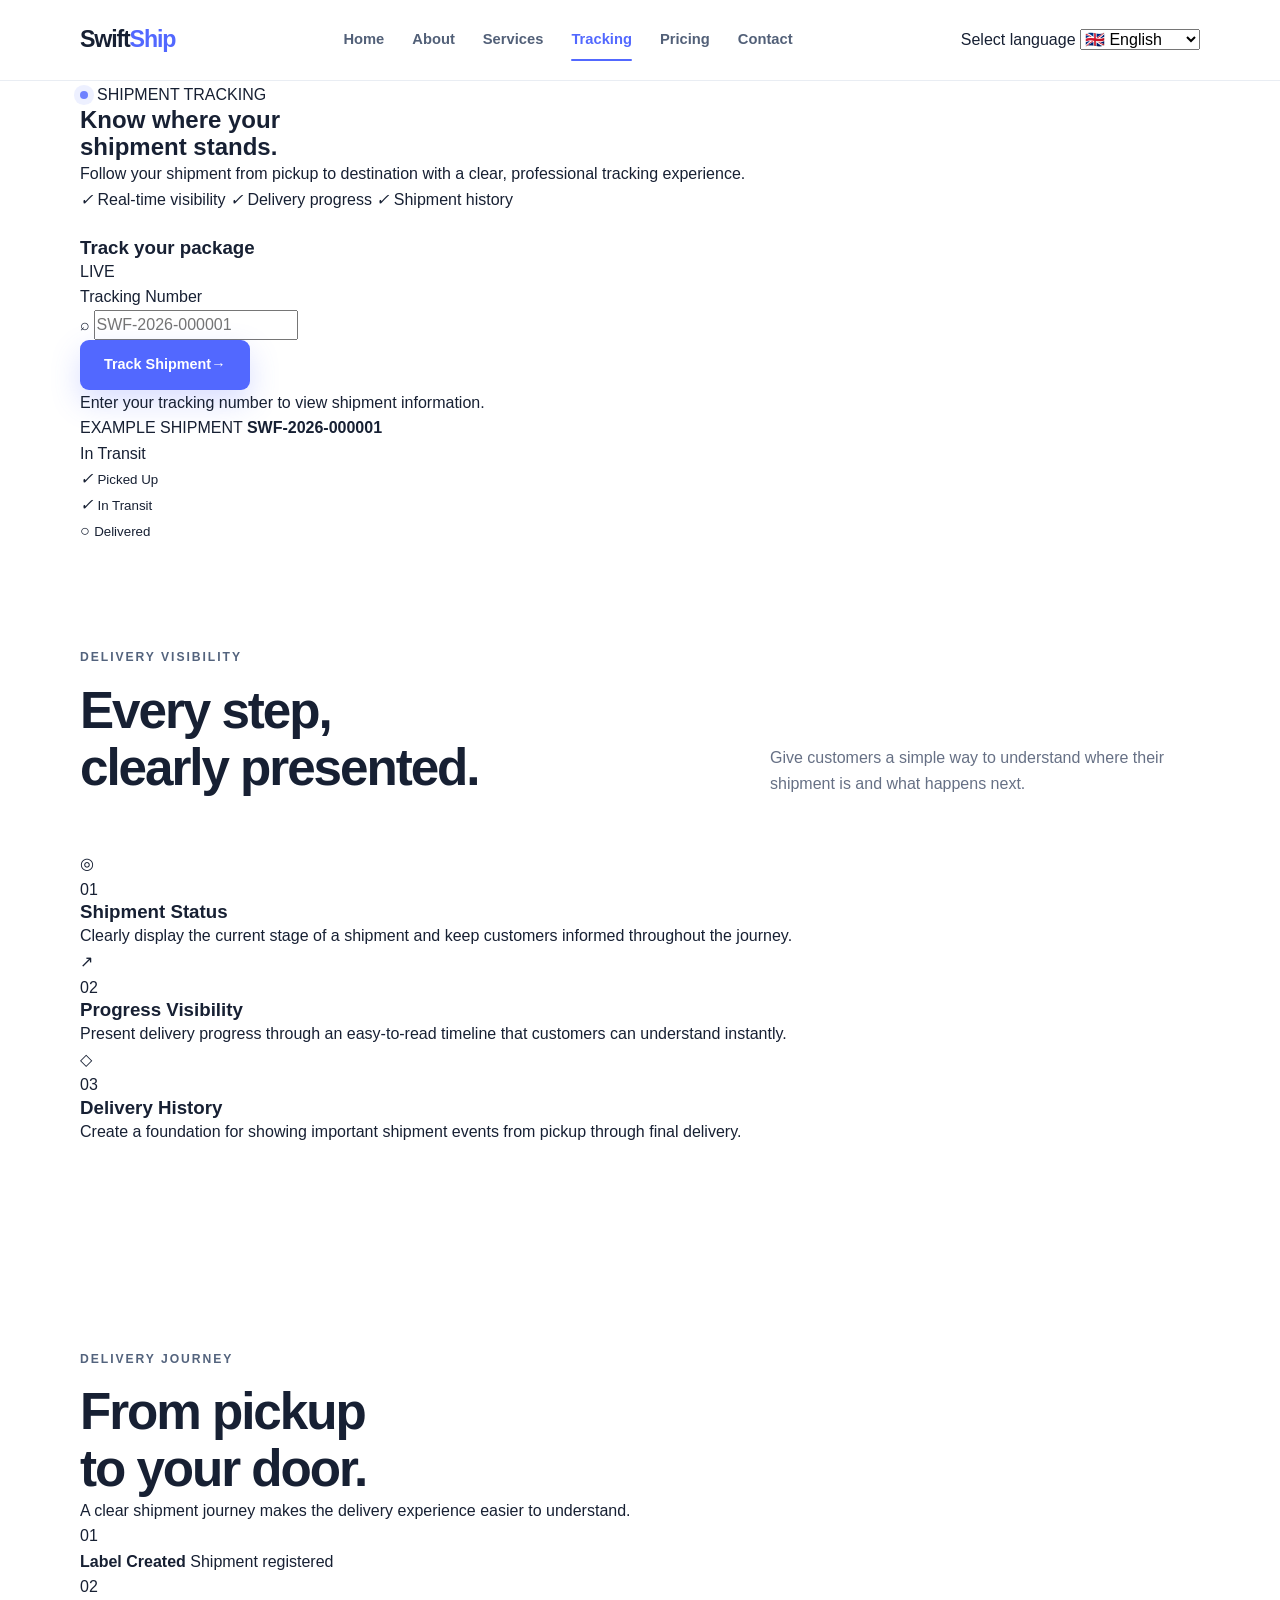
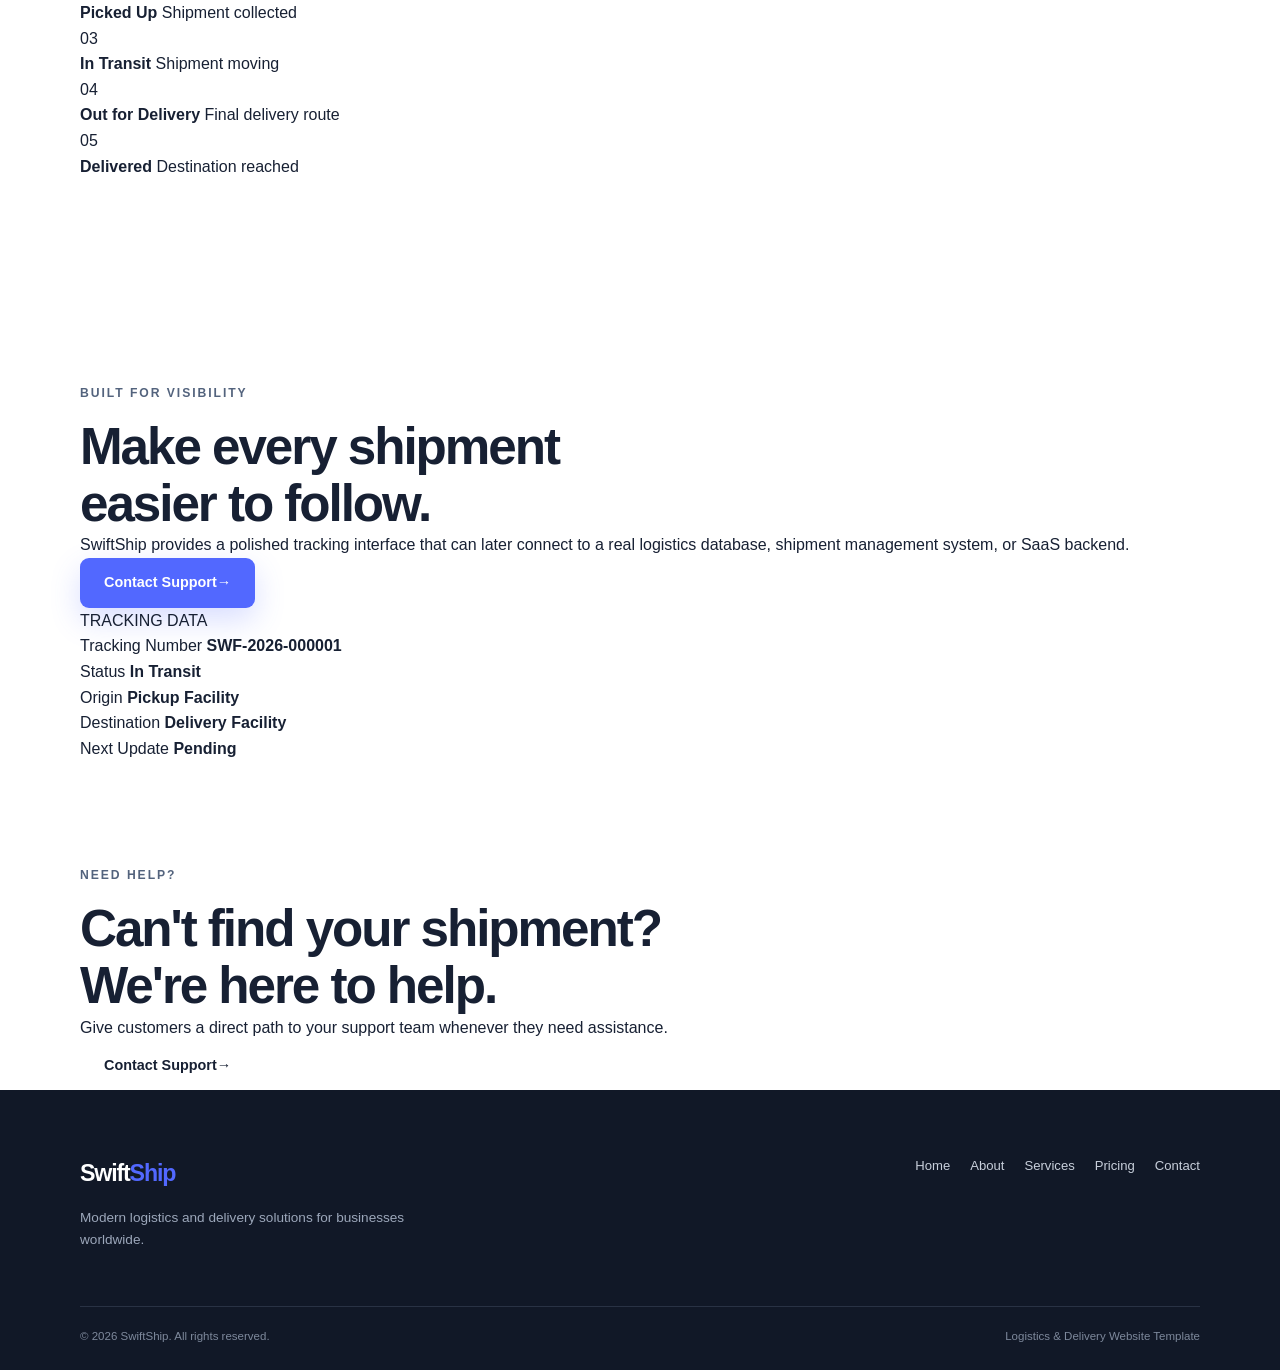
<file: tracking.html>
<!DOCTYPE html>
<html lang="en" data-page-title="tracking_page_title">
<head>
  <meta charset="UTF-8">
  <meta name="viewport" content="width=device-width, initial-scale=1.0">

  <meta
    name="description"
    content="Track shipments with the SwiftShip logistics and delivery website template."
  >

  <title>Track Shipment — SwiftShip</title>

  <link rel="stylesheet" href="styles.css">
</head>

<body>

  <!-- HEADER -->
  <header class="site-header">
    <div class="container nav-container">

      <a href="index.html" class="logo" aria-label="SwiftShip home">
        Swift<span>Ship</span>
      </a>

      <button
        class="menu-toggle"
        type="button"
        aria-label="Open navigation"
        aria-expanded="false"
      >
        ☰
      </button>

      <nav class="main-nav" aria-label="Main navigation">
        <a href="index.html" data-i18n="nav_home">Home</a>
        <a href="about.html" data-i18n="nav_about">About</a>
        <a href="services.html" data-i18n="nav_services">Services</a>
        <a href="tracking.html" class="active" data-i18n="nav_tracking">Tracking</a>
        <a href="pricing.html" data-i18n="nav_pricing">Pricing</a>
        <a href="contact.html" data-i18n="nav_contact">Contact</a>
      </nav>

      <div class="language-selector">
        <label for="languageSelect" class="sr-only">
          Select language
        </label>

        <select id="languageSelect" aria-label="Select language">
          <option value="en">🇬🇧 English</option>
          <option value="fr">🇫🇷 Français</option>
          <option value="es">🇪🇸 Español</option>
          <option value="de">🇩🇪 Deutsch</option>
          <option value="pt">🇵🇹 Português</option>
          <option value="it">🇮🇹 Italiano</option>
          <option value="ar">🇸🇦 العربية</option>
        </select>
      </div>

    </div>
  </header>


  <main>

    <!-- PREMIUM TRACKING HERO -->
    <section class="tracking-premium-hero">

      <div class="tracking-hero-glow tracking-glow-one"></div>
      <div class="tracking-hero-glow tracking-glow-two"></div>
      <div class="tracking-grid-lines"></div>

      <div class="container tracking-hero-grid">

        <div class="tracking-hero-copy">

          <div class="hero-eyebrow">
            <span class="eyebrow-dot"></span>
            <span data-i18n="tracking_eyebrow">SHIPMENT TRACKING</span>
          </div>

          <h1 data-i18n-html="tracking_hero_title_html">
            Know where your
            <span>shipment stands.</span>
          </h1>

          <p data-i18n="tracking_hero_description">
            Follow your shipment from pickup to destination
            with a clear, professional tracking experience.
          </p>

          <div class="tracking-hero-points">

            <span>
              <i>✓</i>
              <span data-i18n="real_time_visibility">Real-time visibility</span>
            </span>

            <span>
              <i>✓</i>
              <span data-i18n="delivery_progress">Delivery progress</span>
            </span>

            <span>
              <i>✓</i>
              <span data-i18n="shipment_history">Shipment history</span>
            </span>

          </div>

        </div>


        <!-- TRACKING DASHBOARD -->
        <div class="tracking-dashboard-wrap">

          <div class="tracking-dashboard-orbit orbit-track-one"></div>
          <div class="tracking-dashboard-orbit orbit-track-two"></div>

          <div class="tracking-dashboard">

            <div class="tracking-dashboard-top">

              <div>
                <span class="dashboard-label" data-i18n="shipment_tracker">
                  SHIPMENT TRACKER
                </span>

                <h3 data-i18n="track_your_package">
                  Track your package
                </h3>
              </div>

              <span class="dashboard-live">
                <i></i>
                <span data-i18n="live">LIVE</span>
              </span>

            </div>


            <form id="trackingForm" class="premium-tracking-form">

              <label for="trackingNumber" data-i18n="tracking_number">
                Tracking Number
              </label>

              <div class="premium-track-input">

                <span class="input-icon">⌕</span>

                <input
                  type="text"
                  id="trackingNumber"
                  name="trackingNumber"
                  placeholder="SWF-2026-000001"
                  autocomplete="off"
                  required
                >

              </div>

              <button
                type="submit"
                class="btn btn-primary tracking-submit"
              >
                <span data-i18n="track_shipment">Track Shipment</span>
                <span>→</span>
              </button>

            </form>


            <div
              id="trackingMessage"
              class="premium-tracking-message"
              aria-live="polite"
              data-i18n="tracking_message"
            >
              Enter your tracking number to view shipment information.
            </div>


            <!-- PREVIEW STATUS -->
            <div class="tracking-preview">

              <div class="preview-top">

                <div>
                  <span data-i18n="example_shipment">EXAMPLE SHIPMENT</span>
                  <strong>SWF-2026-000001</strong>
                </div>

                <span class="preview-status" data-i18n="in_transit">
                  IN TRANSIT
                </span>

              </div>


              <div class="preview-progress">

                <div class="preview-progress-line">
                  <span></span>
                </div>

                <div class="preview-progress-points">

                  <div class="preview-point complete">
                    <i>✓</i>
                    <small data-i18n="picked_up">Picked Up</small>
                  </div>

                  <div class="preview-point complete">
                    <i>✓</i>
                    <small data-i18n="in_transit">In Transit</small>
                  </div>

                  <div class="preview-point">
                    <i>○</i>
                    <small data-i18n="delivered">Delivered</small>
                  </div>

                </div>

              </div>

            </div>

          </div>

        </div>

      </div>

    </section>


    <!-- TRACKING EXPERIENCE -->
    <section class="section tracking-experience">

      <div class="container">

        <div class="section-heading">

          <div>

            <span class="section-label" data-i18n="delivery_visibility">
              DELIVERY VISIBILITY
            </span>

            <h2 data-i18n-html="tracking_experience_title_html">
              Every step,
              <span>clearly presented.</span>
            </h2>

          </div>

          <p data-i18n="tracking_experience_description">
            Give customers a simple way to understand where
            their shipment is and what happens next.
          </p>

        </div>


        <div class="tracking-feature-grid">

          <article class="tracking-feature-card">

            <div class="tracking-feature-icon">
              ◎
            </div>

            <span>01</span>

            <h3 data-i18n="shipment_status">
              Shipment Status
            </h3>

            <p data-i18n="shipment_status_description">
              Clearly display the current stage of a shipment
              and keep customers informed throughout the journey.
            </p>

          </article>


          <article class="tracking-feature-card featured-track-card">

            <div class="tracking-feature-icon">
              ↗
            </div>

            <span>02</span>

            <h3 data-i18n="progress_visibility">
              Progress Visibility
            </h3>

            <p data-i18n="progress_visibility_description">
              Present delivery progress through an easy-to-read
              timeline that customers can understand instantly.
            </p>

          </article>


          <article class="tracking-feature-card">

            <div class="tracking-feature-icon">
              ◇
            </div>

            <span>03</span>

            <h3 data-i18n="delivery_history">
              Delivery History
            </h3>

            <p data-i18n="delivery_history_description">
              Create a foundation for showing important shipment
              events from pickup through final delivery.
            </p>

          </article>

        </div>

      </div>

    </section>


    <!-- DELIVERY JOURNEY -->
    <section class="section tracking-journey-section">

      <div class="container">

        <div class="tracking-journey-panel">

          <div class="journey-glow"></div>

          <div class="journey-heading">

            <span class="section-label" data-i18n="delivery_journey">
              DELIVERY JOURNEY
            </span>

            <h2 data-i18n-html="delivery_journey_title_html">
              From pickup
              <span>to your door.</span>
            </h2>

            <p data-i18n="delivery_journey_description">
              A clear shipment journey makes the delivery
              experience easier to understand.
            </p>

          </div>


          <div class="journey-timeline">

            <div class="journey-step active">

              <div class="journey-step-number">
                01
              </div>

              <div class="journey-step-content">
                <strong data-i18n="label_created">Label Created</strong>
                <span data-i18n="shipment_registered">Shipment registered</span>
              </div>

            </div>


            <div class="journey-connector">
              <span></span>
            </div>


            <div class="journey-step active">

              <div class="journey-step-number">
                02
              </div>

              <div class="journey-step-content">
                <strong data-i18n="picked_up">Picked Up</strong>
                <span data-i18n="shipment_collected">Shipment collected</span>
              </div>

            </div>


            <div class="journey-connector">
              <span></span>
            </div>


            <div class="journey-step current">

              <div class="journey-step-number">
                03
              </div>

              <div class="journey-step-content">
                <strong data-i18n="in_transit">In Transit</strong>
                <span data-i18n="shipment_moving">Shipment moving</span>
              </div>

            </div>


            <div class="journey-connector">
              <span></span>
            </div>


            <div class="journey-step">

              <div class="journey-step-number">
                04
              </div>

              <div class="journey-step-content">
                <strong data-i18n="out_for_delivery">Out for Delivery</strong>
                <span data-i18n="final_delivery_route">Final delivery route</span>
              </div>

            </div>


            <div class="journey-connector">
              <span></span>
            </div>


            <div class="journey-step">

              <div class="journey-step-number">
                05
              </div>

              <div class="journey-step-content">
                <strong data-i18n="delivered">Delivered</strong>
                <span data-i18n="destination_reached">Destination reached</span>
              </div>

            </div>

          </div>

        </div>

      </div>

    </section>


    <!-- TRACKING INFO -->
    <section class="section tracking-info-section">

      <div class="container">

        <div class="tracking-info-grid">

          <div class="tracking-info-copy">

            <span class="section-label" data-i18n="built_for_visibility">
              BUILT FOR VISIBILITY
            </span>

            <h2 data-i18n-html="tracking_info_title_html">
              Make every shipment
              <span>easier to follow.</span>
            </h2>

            <p data-i18n="tracking_info_description">
              SwiftShip provides a polished tracking interface
              that can later connect to a real logistics database,
              shipment management system, or SaaS backend.
            </p>

            <a href="contact.html" class="btn btn-primary">
              <span data-i18n="contact_support">Contact Support</span>
              <span>→</span>
            </a>

          </div>


          <div class="tracking-info-card">

            <div class="info-card-header">

              <span data-i18n="tracking_data">
                TRACKING DATA
              </span>

              <span class="info-dot"></span>

            </div>


            <div class="tracking-data-row">
              <span data-i18n="tracking_number">Tracking Number</span>
              <strong>SWF-2026-000001</strong>
            </div>

            <div class="tracking-data-row">
              <span data-i18n="status">Status</span>
              <strong data-i18n="in_transit">In Transit</strong>
            </div>

            <div class="tracking-data-row">
              <span data-i18n="origin">Origin</span>
              <strong data-i18n="pickup_facility">Pickup Facility</strong>
            </div>

            <div class="tracking-data-row">
              <span data-i18n="destination">Destination</span>
              <strong data-i18n="delivery_facility">Delivery Facility</strong>
            </div>

            <div class="tracking-data-row">
              <span data-i18n="next_update">Next Update</span>
              <strong data-i18n="pending">Pending</strong>
            </div>

          </div>

        </div>

      </div>

    </section>


    <!-- CTA -->
    <section class="tracking-final-cta">

      <div class="tracking-cta-glow"></div>

      <div class="container tracking-cta-content">

        <div>

          <span class="section-label" data-i18n="need_help">
            NEED HELP?
          </span>

          <h2 data-i18n-html="tracking_cta_title_html">
            Can't find your shipment?
            <span>We're here to help.</span>
          </h2>

          <p data-i18n="tracking_cta_description">
            Give customers a direct path to your support team
            whenever they need assistance.
          </p>

        </div>

        <a href="contact.html" class="btn btn-light">
          <span data-i18n="contact_support">Contact Support</span>
          <span>→</span>
        </a>

      </div>

    </section>

  </main>


  <!-- FOOTER -->
  <footer class="site-footer">

    <div class="container footer-content">

      <div>

        <a href="index.html" class="logo">
          Swift<span>Ship</span>
        </a>

        <p data-i18n="footer_description">
          Modern logistics and delivery solutions
          for businesses worldwide.
        </p>

      </div>

      <div class="footer-links">

        <a href="index.html" data-i18n="nav_home">Home</a>
        <a href="about.html" data-i18n="nav_about">About</a>
        <a href="services.html" data-i18n="nav_services">Services</a>
        <a href="pricing.html" data-i18n="nav_pricing">Pricing</a>
        <a href="contact.html" data-i18n="nav_contact">Contact</a>

      </div>

    </div>


    <div class="container footer-bottom">

      <p data-i18n="copyright">
        © 2026 SwiftShip. All rights reserved.
      </p>

      <p data-i18n="template_label">
        Logistics & Delivery Website Template
      </p>

    </div>

  </footer>


  <script src="script.js"></script>

</body>
</html>
</file>
<file: styles.css>
/* =========================================================
   SWIFTSHIP
   Logistics & Delivery Website Template
   Main Stylesheet
   ========================================================= */


/* ---------- RESET ---------- */

* {
  margin: 0;
  padding: 0;
  box-sizing: border-box;
}

html {
  scroll-behavior: smooth;
}

body {
  font-family: Arial, Helvetica, sans-serif;
  background: #ffffff;
  color: #172033;
  line-height: 1.6;
}

img {
  max-width: 100%;
  display: block;
}

a {
  color: inherit;
  text-decoration: none;
}

button,
input,
select,
textarea {
  font: inherit;
}


/* ---------- GLOBAL ---------- */

.container {
  width: min(1120px, 92%);
  margin: 0 auto;
}

.section {
  padding: 100px 0;
}

.section-label {
  display: inline-block;
  margin-bottom: 14px;
  font-size: 0.76rem;
  font-weight: 800;
  letter-spacing: 0.16em;
  text-transform: uppercase;
  color: #53637d;
}

.section-heading {
  display: flex;
  align-items: flex-end;
  justify-content: space-between;
  gap: 40px;
  margin-bottom: 55px;
}

.section-heading > p {
  max-width: 430px;
  color: #667085;
}

h1,
h2,
h3 {
  line-height: 1.12;
}

h2 {
  font-size: clamp(2rem, 4vw, 3.3rem);
  letter-spacing: -0.04em;
}

h2 span,
h1 span {
  display: block;
}


/* ---------- HEADER ---------- */

.site-header {
  position: sticky;
  top: 0;
  z-index: 1000;
  background: rgba(255, 255, 255, 0.96);
  border-bottom: 1px solid #e9edf3;
  backdrop-filter: blur(12px);
}

.nav-container {
  min-height: 76px;
  display: flex;
  align-items: center;
  justify-content: space-between;
  gap: 30px;
}

.logo {
  font-size: 1.45rem;
  font-weight: 900;
  letter-spacing: -0.05em;
}

.logo span {
  color: #5268ff;
}

.main-nav {
  display: flex;
  align-items: center;
  gap: 28px;
}

.main-nav a {
  position: relative;
  padding: 28px 0;
  color: #526078;
  font-size: 0.92rem;
  font-weight: 700;
  transition: color 0.25s ease;
}

.main-nav a:hover,
.main-nav a.active {
  color: #5268ff;
}

.main-nav a.active::after {
  content: "";
  position: absolute;
  left: 0;
  right: 0;
  bottom: 19px;
  height: 2px;
  border-radius: 2px;
  background: #5268ff;
}

.menu-toggle {
  display: none;
  border: 0;
  background: transparent;
  cursor: pointer;
  font-size: 1.6rem;
}


/* ---------- BUTTONS ---------- */

.btn {
  display: inline-flex;
  align-items: center;
  justify-content: center;
  min-height: 50px;
  padding: 0 23px;
  border-radius: 9px;
  border: 1px solid transparent;
  font-size: 0.9rem;
  font-weight: 800;
  cursor: pointer;
  transition:
    transform 0.25s ease,
    box-shadow 0.25s ease,
    background 0.25s ease;
}

.btn:hover {
  transform: translateY(-2px);
}

.btn-primary {
  background: #5268ff;
  color: #ffffff;
  box-shadow: 0 12px 30px rgba(82, 104, 255, 0.22);
}

.btn-primary:hover {
  background: #4056eb;
}

.btn-secondary-dark {
  background: #172033;
  color: #ffffff;
}

.btn-secondary-dark:hover {
  background: #29344a;
}

.btn-light {
  background: #ffffff;
  color: #172033;
}

.btn-light:hover {
  background: #f2f4f8;
}


/* ---------- HERO ---------- */

.hero {
  position: relative;
  overflow: hidden;
  background:
    radial-gradient(circle at 80% 25%, rgba(82, 104, 255, 0.13), transparent 30%),
    linear-gradient(135deg, #f8faff 0%, #ffffff 60%);
}

.hero::after {
  content: "";
  position: absolute;
  width: 430px;
  height: 430px;
  right: -180px;
  top: 80px;
  border-radius: 50%;
  border: 1px solid rgba(82, 104, 255, 0.1);
  pointer-events: none;
}

.hero .container {
  position: relative;
  z-index: 2;
}

.hero:not(.page-hero) {
  min-height: 650px;
  display: flex;
  align-items: center;
  padding: 90px 0;
}

.hero-text {
  max-width: 720px;
}

.eyebrow {
  margin-bottom: 22px;
  font-size: 0.76rem;
  font-weight: 900;
  letter-spacing: 0.17em;
  color: #5268ff;
}

.hero h1 {
  max-width: 850px;
  margin-bottom: 26px;
  font-size: clamp(3rem, 7vw, 5.8rem);
  letter-spacing: -0.065em;
}

.hero h1 span {
  color: #5268ff;
}

.hero p {
  max-width: 650px;
  margin-bottom: 34px;
  color: #667085;
  font-size: 1.08rem;
}

.hero-actions {
  display: flex;
  flex-wrap: wrap;
  gap: 13px;
}


/* ---------- HERO TRUST ---------- */

.hero-trust {
  display: flex;
  flex-wrap: wrap;
  gap: 35px;
  margin-top: 48px;
}

.trust-item strong {
  display: block;
  font-size: 1.15rem;
}

.trust-item span {
  color: #7b879b;
  font-size: 0.78rem;
}


/* ---------- HERO TRACKING VISUAL ---------- */

.hero-visual {
  margin-top: 60px;
  padding: 25px;
  border: 1px solid #e2e7f0;
  border-radius: 20px;
  background: #ffffff;
  box-shadow: 0 25px 70px rgba(25, 39, 75, 0.09);
}

.tracking-visual-top {
  display: flex;
  align-items: center;
  justify-content: space-between;
  gap: 20px;
  margin-bottom: 25px;
}

.tracking-visual-label {
  color: #7b879b;
  font-size: 0.76rem;
  font-weight: 800;
  text-transform: uppercase;
  letter-spacing: 0.12em;
}

.tracking-number {
  font-weight: 900;
}

.tracking-progress {
  display: grid;
  grid-template-columns: repeat(4, 1fr);
  gap: 8px;
}

.progress-line {
  height: 5px;
  border-radius: 20px;
  background: #5268ff;
}

.progress-line.muted {
  background: #e7ebf2;
}


/* ---------- PAGE HERO ---------- */

.page-hero {
  padding: 100px 0 95px;
}

.page-hero h1 {
  max-width: 800px;
}


/* ---------- SERVICES ---------- */

.services-section {
  background: #ffffff;
}

.services-grid {
  display: grid;
  grid-template-columns: repeat(4, 1fr);
  gap: 18px;
}

.service-card {
  min-height: 230px;
  padding: 27px;
  border: 1px solid #e5e9f0;
  border-radius: 16px;
  background: #ffffff;
  transition:
    transform 0.25s ease,
    box-shadow 0.25s ease,
    border-color 0.25s ease;
}

.service-card:hover {
  transform: translateY(-6px);
  border-color: #cbd3ff;
  box-shadow: 0 18px 45px rgba(30, 44, 75, 0.08);
}

.service-icon {
  width: 45px;
  height: 45px;
  display: grid;
  place-items: center;
  margin-bottom: 25px;
  border-radius: 12px;
  background: #eef1ff;
  color: #5268ff;
  font-weight: 900;
}

.service-card h3 {
  margin-bottom: 10px;
  font-size: 1.05rem;
}

.service-card p {
  color: #6d788b;
  font-size: 0.9rem;
}


/* ---------- ABOUT ---------- */

.about-grid {
  display: grid;
  grid-template-columns: 1.15fr 0.85fr;
  gap: 65px;
  align-items: start;
}

.about-copy p {
  margin-top: 22px;
  color: #667085;
}

.about-cards {
  display: grid;
  gap: 16px;
}

.about-card {
  padding: 25px;
  border: 1px solid #e5e9f0;
  border-radius: 15px;
  background: #ffffff;
}

.about-card strong {
  display: block;
  margin-bottom: 7px;
}

.about-card p {
  margin: 0;
  color: #6d788b;
  font-size: 0.9rem;
}


/* ---------- STATS ---------- */

.stats-section {
  background: #f7f8fc;
}

.stats-grid {
  display: grid;
  grid-template-columns: repeat(4, 1fr);
  border-top: 1px solid #dde2eb;
  border-bottom: 1px solid #dde2eb;
}

.stat-item {
  padding: 35px 25px;
  text-align: center;
  border-right: 1px solid #dde2eb;
}

.stat-item:last-child {
  border-right: 0;
}

.stat-item strong {
  display: block;
  margin-bottom: 5px;
  font-size: 2.1rem;
  letter-spacing: -0.05em;
}

.stat-item span {
  color: #758095;
  font-size: 0.8rem;
  font-weight: 700;
}


/* ---------- TRACKING ---------- */

.tracking-box {
  max-width: 850px;
  margin: 0 auto;
  padding: 40px;
  border: 1px solid #e1e6ef;
  border-radius: 20px;
  background: #ffffff;
  box-shadow: 0 20px 60px rgba(27, 41, 73, 0.07);
}

.tracking-form {
  display: flex;
  gap: 12px;
}

.tracking-form input {
  flex: 1;
}

.tracking-message {
  min-height: 25px;
  margin-top: 18px;
  color: #667085;
}

.tracking-timeline {
  display: grid;
  grid-template-columns: repeat(5, 1fr);
  gap: 0;
  margin-top: 55px;
}

.timeline-item {
  position: relative;
  padding: 20px 10px;
  text-align: center;
}

.timeline-item::before {
  content: "";
  position: absolute;
  top: 27px;
  left: 0;
  right: 0;
  height: 2px;
  background: #e1e6ef;
  z-index: 0;
}

.timeline-dot {
  position: relative;
  z-index: 1;
  width: 17px;
  height: 17px;
  margin: 0 auto 18px;
  border: 4px solid #ffffff;
  border-radius: 50%;
  background: #5268ff;
  box-shadow: 0 0 0 1px #cfd6e4;
}

.timeline-item strong {
  display: block;
  margin-bottom: 5px;
  font-size: 0.82rem;
}

.timeline-item span {
  color: #7a8496;
  font-size: 0.72rem;
}


/* ---------- PRICING ---------- */

.pricing-grid {
  display: grid;
  grid-template-columns: repeat(3, 1fr);
  gap: 20px;
}

.pricing-card {
  position: relative;
  display: flex;
  flex-direction: column;
  padding: 35px;
  border: 1px solid #e0e5ee;
  border-radius: 18px;
  background: #ffffff;
  box-shadow: 0 12px 40px rgba(27, 41, 73, 0.04);
}

.pricing-card.featured {
  border: 2px solid #5268ff;
  transform: translateY(-8px);
  box-shadow: 0 25px 60px rgba(82, 104, 255, 0.13);
}

.popular-badge {
  position: absolute;
  top: -14px;
  right: 24px;
  padding: 6px 11px;
  border-radius: 20px;
  background: #5268ff;
  color: #ffffff;
  font-size: 0.65rem;
  font-weight: 900;
  letter-spacing: 0.08em;
}

.pricing-label {
  color: #5268ff;
  font-size: 0.7rem;
  font-weight: 900;
  letter-spacing: 0.15em;
}

.pricing-top h3 {
  margin: 12px 0 10px;
  font-size: 1.55rem;
}

.pricing-top p {
  color: #6d788b;
  font-size: 0.88rem;
}

.price {
  display: flex;
  align-items: baseline;
  gap: 7px;
  margin: 30px 0;
}

.price span {
  color: #7a8496;
  font-size: 0.78rem;
}

.price strong {
  font-size: 2.8rem;
  letter-spacing: -0.06em;
}

.pricing-features {
  display: grid;
  gap: 11px;
  margin-bottom: 30px;
  padding: 0;
  list-style: none;
  color: #59657a;
  font-size: 0.88rem;
}

.pricing-card .btn {
  width: 100%;
  margin-top: auto;
}

.custom-pricing {
  background: #f7f8fc;
}

.custom-pricing-box {
  display: flex;
  align-items: center;
  justify-content: space-between;
  gap: 40px;
  padding: 55px;
  border-radius: 20px;
  background: #172033;
  color: #ffffff;
}

.custom-pricing-box h2 {
  max-width: 650px;
}

.custom-pricing-box p {
  max-width: 650px;
  margin-top: 15px;
  color: #b9c1d1;
}

.pricing-note {
  padding: 25px 0;
  background: #ffffff;
}

.pricing-note p {
  color: #727d90;
  font-size: 0.8rem;
}


/* ---------- CONTACT ---------- */

.contact-grid {
  display: grid;
  grid-template-columns: 0.85fr 1.15fr;
  gap: 70px;
  align-items: start;
}

.contact-info > p {
  max-width: 500px;
  margin-top: 20px;
  color: #667085;
}

.contact-details {
  display: grid;
  gap: 20px;
  margin-top: 38px;
}

.contact-detail {
  display: flex;
  align-items: flex-start;
  gap: 15px;
}

.contact-icon {
  width: 42px;
  height: 42px;
  flex: 0 0 42px;
  display: grid;
  place-items: center;
  border-radius: 11px;
  background: #eef1ff;
  color: #5268ff;
  font-weight: 900;
}

.contact-detail strong {
  display: block;
  margin-bottom: 2px;
}

.contact-detail p {
  color: #6d788b;
  font-size: 0.86rem;
}

.contact-whatsapp {
  display: inline-flex;
  margin-top: 35px;
  padding: 14px 20px;
  border-radius: 9px;
  background: #172033;
  color: #ffffff;
  font-weight: 800;
  font-size: 0.86rem;
}

.contact-form-card {
  padding: 38px;
  border: 1px solid #e0e5ee;
  border-radius: 20px;
  background: #ffffff;
  box-shadow: 0 20px 60px rgba(27, 41, 73, 0.07);
}

.form-heading p {
  margin-top: 14px;
  color: #6d788b;
  font-size: 0.9rem;
}

.quote-form {
  margin-top: 30px;
}

.form-row {
  display: grid;
  grid-template-columns: repeat(2, 1fr);
  gap: 15px;
}

.form-group {
  margin-bottom: 17px;
}

.form-group label {
  display: block;
  margin-bottom: 7px;
  font-size: 0.78rem;
  font-weight: 800;
}

.form-group input,
.form-group select,
.form-group textarea,
.tracking-form input {
  width: 100%;
  border: 1px solid #dce2eb;
  border-radius: 9px;
  padding: 13px 14px;
  outline: none;
  background: #ffffff;
  color: #172033;
  transition:
    border-color 0.2s ease,
    box-shadow 0.2s ease;
}

.form-group input:focus,
.form-group select:focus,
.form-group textarea:focus,
.tracking-form input:focus {
  border-color: #5268ff;
  box-shadow: 0 0 0 3px rgba(82, 104, 255, 0.1);
}

.form-group textarea {
  resize: vertical;
  min-height: 130px;
}

.form-submit {
  width: 100%;
  margin-top: 5px;
}

.form-message {
  min-height: 22px;
  margin-top: 12px;
  font-size: 0.82rem;
}


/* ---------- FAQ ---------- */

.faq-section {
  background: #f7f8fc;
}

.faq-list {
  max-width: 850px;
  margin: 0 auto;
}

.faq-item {
  border-bottom: 1px solid #dfe4ed;
}

.faq-item summary {
  padding: 23px 0;
  cursor: pointer;
  list-style: none;
  font-weight: 800;
}

.faq-item summary::-webkit-details-marker {
  display: none;
}

.faq-item summary::after {
  content: "+";
  float: right;
  font-size: 1.3rem;
  color: #5268ff;
}

.faq-item[open] summary::after {
  content: "−";
}

.faq-item p {
  max-width: 760px;
  padding: 0 35px 23px 0;
  color: #69758a;
  font-size: 0.9rem;
}


/* ---------- CTA ---------- */

.cta-section {
  padding: 75px 0;
  background: #5268ff;
  color: #ffffff;
}

.cta-content {
  display: flex;
  align-items: center;
  justify-content: space-between;
  gap: 35px;
}

.cta-section .section-label {
  color: #dfe4ff;
}

.cta-section h2 {
  max-width: 720px;
}


/* ---------- FOOTER ---------- */

.site-footer {
  padding: 65px 0 25px;
  background: #111827;
  color: #ffffff;
}

.footer-content {
  display: flex;
  justify-content: space-between;
  gap: 50px;
}

.footer-content .logo {
  display: inline-block;
  margin-bottom: 15px;
}

.footer-content p {
  max-width: 350px;
  color: #9ca7ba;
  font-size: 0.85rem;
}

.footer-links {
  display: flex;
  flex-wrap: wrap;
  align-content: flex-start;
  justify-content: flex-end;
  gap: 20px;
}

.footer-links a {
  color: #c8cfdb;
  font-size: 0.82rem;
}

.footer-links a:hover {
  color: #ffffff;
}

.footer-bottom {
  display: flex;
  justify-content: space-between;
  gap: 20px;
  margin-top: 55px;
  padding-top: 20px;
  border-top: 1px solid #293244;
}

.footer-bottom p {
  color: #7e899c;
  font-size: 0.72rem;
}


/* ---------- RESPONSIVE: TABLET ---------- */

@media (max-width: 1000px) {

  .services-grid {
    grid-template-columns: repeat(2, 1fr);
  }

  .pricing-grid {
    grid-template-columns: 1fr;
    max-width: 600px;
    margin: 0 auto;
  }

  .pricing-card.featured {
    transform: none;
  }

  .about-grid,
  .contact-grid {
    grid-template-columns: 1fr;
    gap: 45px;
  }

}


/* ---------- RESPONSIVE: MOBILE ---------- */

@media (max-width: 760px) {

  .section {
    padding: 75px 0;
  }

  .section-heading {
    display: block;
    margin-bottom: 35px;
  }

  .section-heading > p {
    margin-top: 18px;
  }


  /* MOBILE NAV */

  .menu-toggle {
    display: block;
  }

  .main-nav {
    position: absolute;
    top: 76px;
    left: 0;
    right: 0;
    display: none;
    flex-direction: column;
    align-items: stretch;
    gap: 0;
    padding: 10px 5%;
    background: #ffffff;
    border-bottom: 1px solid #e5e9f0;
    box-shadow: 0 15px 30px rgba(20, 31, 55, 0.08);
  }

  .main-nav.open {
    display: flex;
  }

  .main-nav a {
    padding: 15px 0;
  }

  .main-nav a.active::after {
    display: none;
  }


  /* HERO */

  .hero:not(.page-hero) {
    min-height: auto;
    padding: 75px 0;
  }

  .page-hero {
    padding: 75px 0;
  }

  .hero h1 {
    font-size: clamp(2.7rem, 12vw, 4.2rem);
  }

  .hero p {
    font-size: 1rem;
  }

  .hero-trust {
    gap: 22px;
  }


  /* SERVICES */

  .services-grid {
    grid-template-columns: 1fr;
  }


  /* STATS */

  .stats-grid {
    grid-template-columns: repeat(2, 1fr);
  }

  .stat-item {
    border-bottom: 1px solid #dde2eb;
  }

  .stat-item:nth-child(2) {
    border-right: 0;
  }


  /* TRACKING */

  .tracking-box {
    padding: 25px;
  }

  .tracking-form {
    flex-direction: column;
  }

  .tracking-timeline {
    grid-template-columns: 1fr;
  }

  .timeline-item {
    display: grid;
    grid-template-columns: 30px 1fr;
    gap: 12px;
    text-align: left;
    padding: 10px 0;
  }

  .timeline-item::before {
    top: 0;
    bottom: 0;
    left: 14px;
    width: 2px;
    height: auto;
  }

  .timeline-dot {
    margin: 2px 0 0;
  }


  /* PRICING */

  .custom-pricing-box {
    display: block;
    padding: 35px;
  }

  .custom-pricing-box .btn {
    margin-top: 25px;
  }


  /* CONTACT */

  .contact-form-card {
    padding: 25px;
  }

  .form-row {
    grid-template-columns: 1fr;
    gap: 0;
  }


  /* CTA */

  .cta-content {
    display: block;
  }

  .cta-content .btn {
    margin-top: 25px;
  }


  /* FOOTER */

  .footer-content {
    display: block;
  }

  .footer-links {
    justify-content: flex-start;
    margin-top: 30px;
  }

  .footer-bottom {
    display: block;
  }

  .footer-bottom p + p {
    margin-top: 7px;
  }

}


/* ---------- SMALL MOBILE ---------- */

@media (max-width: 520px) {

  .nav-container {
    min-height: 68px;
  }

  .main-nav {
    top: 68px;
  }

  .hero:not(.page-hero),
  .page-hero {
    padding: 60px 0;
  }

  .hero h1 {
    font-size: 2.65rem;
  }

  .hero-actions {
    flex-direction: column;
  }

  .hero-actions .btn {
    width: 100%;
  }

  .stats-grid {
    grid-template-columns: 1fr;
  }

  .stat-item {
    border-right: 0;
  }

  .tracking-visual {
    display: none;
  }

  .contact-detail {
    gap: 11px;
  }

}
/* =========================================================
   SWIFTSHIP PREMIUM HERO UI
   ========================================================= */

.hero-premium {
  position: relative;
  overflow: hidden;
  min-height: 720px;
  display: flex;
  align-items: center;
  background:
    radial-gradient(circle at 78% 42%, rgba(82, 104, 255, 0.16), transparent 34%),
    radial-gradient(circle at 20% 20%, rgba(82, 104, 255, 0.08), transparent 28%),
    #0b1220;
}

.hero-premium .hero-content {
  position: relative;
  z-index: 2;
}

.hero-glow {
  position: absolute;
  border-radius: 50%;
  pointer-events: none;
  filter: blur(10px);
}

.hero-glow-one {
  width: 420px;
  height: 420px;
  right: -140px;
  top: 80px;
  background: rgba(82, 104, 255, 0.10);
}

.hero-glow-two {
  width: 300px;
  height: 300px;
  left: -170px;
  bottom: -100px;
  background: rgba(82, 104, 255, 0.08);
}


/* HERO TEXT */

.hero-premium .hero-text {
  max-width: 650px;
  animation: heroTextIn 0.9s ease both;
}

.hero-eyebrow {
  display: inline-flex;
  align-items: center;
  gap: 9px;
}

.eyebrow-dot {
  width: 8px;
  height: 8px;
  border-radius: 50%;
  background: #6f82ff;
  box-shadow: 0 0 0 6px rgba(111, 130, 255, 0.12);
  animation: pulseDot 2s infinite;
}

.hero-premium h1 {
  max-width: 700px;
  margin-top: 24px;
  font-size: clamp(3.4rem, 6vw, 5.8rem);
  line-height: 0.98;
  letter-spacing: -0.055em;
}

.hero-premium h1 span {
  display: block;
  background: linear-gradient(90deg, #ffffff, #91a1ff);
  -webkit-background-clip: text;
  background-clip: text;
  color: transparent;
}

.hero-premium .hero-text > p {
  max-width: 600px;
  margin-top: 26px;
  color: #aab4c8;
  font-size: 1.08rem;
  line-height: 1.8;
}

.hero-premium .hero-actions {
  margin-top: 34px;
  display: flex;
  flex-wrap: wrap;
  gap: 14px;
}

.hero-btn {
  min-height: 54px;
  padding: 0 22px;
  display: inline-flex;
  align-items: center;
  gap: 12px;
}

.hero-btn span {
  font-size: 1.15rem;
  transition: transform 0.25s ease;
}

.hero-btn:hover span {
  transform: translateX(4px);
}


/* TRUST */

.hero-premium .hero-trust {
  margin-top: 48px;
  display: flex;
  align-items: center;
  gap: 22px;
}

.trust-item {
  display: flex;
  flex-direction: column;
  gap: 4px;
}

.trust-item strong {
  color: #ffffff;
  font-size: 0.95rem;
}

.trust-item span {
  color: #7f8aa1;
  font-size: 0.75rem;
}

.trust-divider {
  width: 1px;
  height: 32px;
  background: rgba(255, 255, 255, 0.12);
}


/* HERO VISUAL */

.hero-premium .hero-visual {
  position: relative;
  min-height: 560px;
  display: flex;
  align-items: center;
  justify-content: center;
  animation: heroVisualIn 1s 0.15s ease both;
}

.hero-dashboard-card {
  position: relative;
  z-index: 3;
  width: min(470px, 100%);
  padding: 28px;
  border: 1px solid rgba(255, 255, 255, 0.11);
  border-radius: 28px;
  background:
    linear-gradient(
      145deg,
      rgba(255, 255, 255, 0.10),
      rgba(255, 255, 255, 0.035)
    );
  box-shadow:
    0 30px 80px rgba(0, 0, 0, 0.42),
    inset 0 1px 0 rgba(255, 255, 255, 0.08);
  backdrop-filter: blur(22px);
  -webkit-backdrop-filter: blur(22px);
  transform: perspective(1000px) rotateY(-5deg) rotateX(2deg);
  transition:
    transform 0.45s ease,
    box-shadow 0.45s ease;
}

.hero-dashboard-card:hover {
  transform: perspective(1000px) rotateY(0) rotateX(0) translateY(-8px);
  box-shadow:
    0 40px 100px rgba(0, 0, 0, 0.5),
    0 0 50px rgba(82, 104, 255, 0.10);
}

.hero-card-top {
  display: flex;
  align-items: center;
  justify-content: space-between;
  gap: 20px;
}

.card-kicker {
  display: block;
  margin-bottom: 7px;
  color: #7380a0;
  font-size: 0.65rem;
  font-weight: 700;
  letter-spacing: 0.15em;
}

.hero-card-top strong {
  display: block;
  color: #ffffff;
  font-size: 1rem;
}

.status-pill {
  display: inline-flex;
  align-items: center;
  gap: 7px;
  padding: 7px 10px;
  border: 1px solid rgba(88, 214, 141, 0.18);
  border-radius: 999px;
  color: #a8e6bf;
  background: rgba(88, 214, 141, 0.08);
  font-size: 0.7rem;
  white-space: nowrap;
}

.status-pill .status-dot {
  width: 6px;
  height: 6px;
}


/* ROUTE */

.tracking-route {
  margin-top: 42px;
}

.route-location {
  display: flex;
  align-items: center;
  gap: 13px;
}

.route-location small {
  display: block;
  margin-bottom: 4px;
  color: #6f7a92;
  font-size: 0.63rem;
  letter-spacing: 0.12em;
}

.route-location strong {
  color: #ffffff;
  font-size: 0.9rem;
}

.route-marker {
  width: 13px;
  height: 13px;
  flex: 0 0 13px;
  border-radius: 50%;
  border: 3px solid #5268ff;
  background: #0b1220;
  box-shadow: 0 0 0 6px rgba(82, 104, 255, 0.10);
}

.destination-marker {
  border-color: #ffffff;
  box-shadow: 0 0 0 6px rgba(255, 255, 255, 0.08);
}

.route-line {
  position: relative;
  height: 65px;
  margin: 2px 0 2px 6px;
  border-left: 1px dashed rgba(255, 255, 255, 0.18);
}

.route-line-track {
  position: absolute;
  left: -2px;
  top: 0;
  width: 3px;
  height: 78%;
  border-radius: 10px;
  background: linear-gradient(#5268ff, #8191ff);
}

.route-truck {
  position: absolute;
  left: -15px;
  top: 37%;
  width: 30px;
  height: 30px;
  display: grid;
  place-items: center;
  border-radius: 50%;
  background: #5268ff;
  box-shadow: 0 8px 24px rgba(82, 104, 255, 0.4);
  font-size: 0.85rem;
  animation: truckMove 3s ease-in-out infinite;
}


/* PROGRESS */

.shipment-progress {
  margin-top: 34px;
  padding: 18px;
  border-radius: 18px;
  background: rgba(255, 255, 255, 0.045);
}

.progress-header {
  display: flex;
  justify-content: space-between;
  margin-bottom: 12px;
  color: #8894ab;
  font-size: 0.72rem;
}

.progress-header strong {
  color: #ffffff;
}

.progress-bar {
  height: 7px;
  overflow: hidden;
  border-radius: 20px;
  background: rgba(255, 255, 255, 0.08);
}

.progress-bar span {
  display: block;
  width: 78%;
  height: 100%;
  border-radius: inherit;
  background: linear-gradient(90deg, #5268ff, #8d9aff);
  animation: progressLoad 1.4s ease both;
}


/* DETAILS */

.hero-card-details {
  display: grid;
  grid-template-columns: 1fr 1fr;
  gap: 15px;
  margin-top: 16px;
}

.hero-card-details > div {
  padding: 15px;
  border-radius: 15px;
  background: rgba(255, 255, 255, 0.035);
}

.hero-card-details span {
  display: block;
  margin-bottom: 5px;
  color: #707c94;
  font-size: 0.64rem;
}

.hero-card-details strong {
  color: #ffffff;
  font-size: 0.78rem;
}


/* ORBITS */

.hero-orbit {
  position: absolute;
  border: 1px solid rgba(82, 104, 255, 0.13);
  border-radius: 50%;
  pointer-events: none;
}

.orbit-one {
  width: 570px;
  height: 570px;
  animation: orbitFloat 7s ease-in-out infinite;
}

.orbit-two {
  width: 420px;
  height: 420px;
  border-style: dashed;
  animation: orbitFloat 5s ease-in-out infinite reverse;
}


/* FLOATING BADGES */

.floating-badge {
  position: absolute;
  z-index: 5;
  display: flex;
  align-items: center;
  gap: 11px;
  padding: 12px 15px;
  border: 1px solid rgba(255, 255, 255, 0.10);
  border-radius: 16px;
  background: rgba(16, 24, 40, 0.78);
  box-shadow: 0 18px 45px rgba(0, 0, 0, 0.28);
  backdrop-filter: blur(16px);
  -webkit-backdrop-filter: blur(16px);
  animation: floatingBadge 4s ease-in-out infinite;
}

.badge-top {
  top: 45px;
  right: -15px;
}

.badge-bottom {
  bottom: 65px;
  left: -25px;
  animation-delay: -2s;
}

.badge-icon,
.mini-stat-icon {
  width: 34px;
  height: 34px;
  display: grid;
  place-items: center;
  border-radius: 11px;
  color: #ffffff;
  background: rgba(82, 104, 255, 0.18);
  font-weight: 800;
}

.floating-badge strong,
.floating-badge small {
  display: block;
}

.floating-badge strong {
  color: #ffffff;
  font-size: 0.72rem;
}

.floating-badge small {
  margin-top: 3px;
  color: #77839a;
  font-size: 0.61rem;
}


/* =========================================================
   HERO ANIMATIONS
   ========================================================= */

@keyframes heroTextIn {
  from {
    opacity: 0;
    transform: translateY(25px);
  }

  to {
    opacity: 1;
    transform: translateY(0);
  }
}

@keyframes heroVisualIn {
  from {
    opacity: 0;
    transform: translateX(35px) scale(0.96);
  }

  to {
    opacity: 1;
    transform: translateX(0) scale(1);
  }
}

@keyframes pulseDot {
  0%,
  100% {
    box-shadow: 0 0 0 5px rgba(111, 130, 255, 0.10);
  }

  50% {
    box-shadow: 0 0 0 9px rgba(111, 130, 255, 0.04);
  }
}

@keyframes progressLoad {
  from {
    width: 0;
  }

  to {
    width: 78%;
  }
}

@keyframes truckMove {
  0%,
  100% {
    transform: translateY(-3px);
  }

  50% {
    transform: translateY(5px);
  }
}

@keyframes orbitFloat {
  0%,
  100% {
    transform: rotate(0deg) scale(1);
  }

  50% {
    transform: rotate(5deg) scale(1.025);
  }
}

@keyframes floatingBadge {
  0%,
  100% {
    transform: translateY(0);
  }

  50% {
    transform: translateY(-9px);
  }
}


/* =========================================================
   PREMIUM HERO — TABLET
   ========================================================= */

@media (max-width: 1000px) {

  .hero-premium {
    min-height: auto;
    padding: 90px 0;
  }

  .hero-premium .hero-content {
    grid-template-columns: 1fr;
    gap: 70px;
  }

  .hero-premium .hero-text {
    max-width: 760px;
  }

  .hero-premium .hero-visual {
    min-height: 520px;
  }

  .hero-dashboard-card {
    transform: none;
  }

  .badge-top {
    right: 4%;
  }

  .badge-bottom {
    left: 4%;
  }
}


/* =========================================================
   PREMIUM HERO — MOBILE
   ========================================================= */

@media (max-width: 760px) {

  .hero-premium {
    padding: 75px 0 65px;
  }

  .hero-premium h1 {
    font-size: clamp(2.8rem, 13vw, 4rem);
    letter-spacing: -0.045em;
  }

  .hero-premium .hero-text > p {
    font-size: 0.98rem;
    line-height: 1.7;
  }

  .hero-premium .hero-actions {
    flex-direction: column;
  }

  .hero-premium .hero-btn {
    width: 100%;
    justify-content: center;
  }

  .hero-premium .hero-trust {
    gap: 13px;
    justify-content: space-between;
  }

  .trust-divider {
    height: 25px;
  }

  .trust-item strong {
    font-size: 0.78rem;
  }

  .trust-item span {
    font-size: 0.64rem;
  }

  .hero-premium .hero-visual {
    min-height: 470px;
  }

  .hero-dashboard-card {
    width: 100%;
    padding: 21px;
    border-radius: 22px;
  }

  .hero-card-top {
    align-items: flex-start;
  }

  .status-pill {
    font-size: 0.6rem;
  }

  .hero-card-details {
    gap: 9px;
  }

  .hero-card-details > div {
    padding: 12px;
  }

  .orbit-one {
    width: 390px;
    height: 390px;
  }

  .orbit-two {
    width: 300px;
    height: 300px;
  }

  .floating-badge {
    padding: 9px 11px;
  }

  .badge-top {
    top: 10px;
    right: 0;
  }

  .badge-bottom {
    bottom: 10px;
    left: 0;
  }

}


/* =========================================================
   PREMIUM HERO — SMALL PHONES
   ========================================================= */

@media (max-width: 520px) {

  .hero-premium {
    padding-top: 60px;
  }

  .hero-eyebrow {
    font-size: 0.62rem;
  }

  .hero-premium .hero-trust {
    margin-top: 38px;
  }

  .hero-premium .hero-visual {
    min-height: 430px;
  }

  .hero-dashboard-card {
    padding: 17px;
  }

  .tracking-route {
    margin-top: 30px;
  }

  .shipment-progress {
    margin-top: 25px;
    padding: 14px;
  }

  .route-line {
    height: 52px;
  }

  .floating-badge small {
    display: none;
  }

  .badge-icon,
  .mini-stat-icon {
    width: 29px;
    height: 29px;
    border-radius: 9px;
  }

}
/* =========================================================
   SWIFTSHIP — PREMIUM PRICING + CONTACT UI
   ========================================================= */


/* =========================================================
   PREMIUM PRICING HERO
   ========================================================= */

.pricing-premium-hero {
  position: relative;
  overflow: hidden;
  padding: 110px 0 90px;
  min-height: 680px;
  display: flex;
  align-items: center;
  background:
    radial-gradient(circle at 75% 30%, rgba(82, 104, 255, 0.18), transparent 30%),
    radial-gradient(circle at 20% 80%, rgba(82, 104, 255, 0.10), transparent 28%),
    #101726;
  color: #fff;
}

.pricing-hero-glow {
  position: absolute;
  width: 420px;
  height: 420px;
  border-radius: 50%;
  filter: blur(80px);
  pointer-events: none;
}

.pricing-glow-one {
  top: -180px;
  right: -80px;
  background: rgba(82, 104, 255, 0.18);
}

.pricing-glow-two {
  bottom: -230px;
  left: -120px;
  background: rgba(75, 130, 255, 0.10);
}

.pricing-grid-lines {
  position: absolute;
  inset: 0;
  opacity: 0.08;
  background-image:
    linear-gradient(rgba(255,255,255,0.5) 1px, transparent 1px),
    linear-gradient(90deg, rgba(255,255,255,0.5) 1px, transparent 1px);
  background-size: 70px 70px;
  mask-image: linear-gradient(to bottom, transparent, black 25%, black 75%, transparent);
  pointer-events: none;
}

.pricing-hero-layout {
  position: relative;
  z-index: 2;
  display: grid;
  grid-template-columns: 1fr 0.9fr;
  gap: 70px;
  align-items: center;
}

.pricing-hero-copy {
  max-width: 650px;
}

.pricing-premium-hero .hero-eyebrow {
  display: inline-flex;
  align-items: center;
  gap: 9px;
  margin-bottom: 24px;
  padding: 9px 14px;
  border: 1px solid rgba(255,255,255,0.14);
  border-radius: 999px;
  background: rgba(255,255,255,0.05);
  color: rgba(255,255,255,0.75);
  font-size: 11px;
  font-weight: 700;
  letter-spacing: 1.8px;
}

.pricing-premium-hero .hero-eyebrow .eyebrow-dot {
  width: 7px;
  height: 7px;
  border-radius: 50%;
  background: #6f84ff;
  box-shadow: 0 0 14px rgba(111,132,255,0.9);
}

.pricing-hero-copy h1 {
  margin: 0;
  max-width: 700px;
  font-size: clamp(48px, 6vw, 78px);
  line-height: 0.98;
  letter-spacing: -3.5px;
  font-weight: 800;
}

.pricing-hero-copy h1 span {
  display: block;
  color: #7185ff;
}

.pricing-hero-copy > p {
  max-width: 590px;
  margin: 27px 0 0;
  color: rgba(255,255,255,0.68);
  font-size: 17px;
  line-height: 1.8;
}

.pricing-hero-actions {
  display: flex;
  flex-wrap: wrap;
  gap: 13px;
  margin-top: 34px;
}

.pricing-hero-actions .btn span,
.pricing-cta-box .btn span {
  margin-left: 7px;
}

.pricing-trust-row {
  display: flex;
  align-items: center;
  gap: 22px;
  margin-top: 45px;
}

.pricing-trust-row > div:not(.pricing-divider) {
  display: flex;
  flex-direction: column;
  gap: 4px;
}

.pricing-trust-row strong {
  font-size: 19px;
}

.pricing-trust-row span {
  color: rgba(255,255,255,0.48);
  font-size: 11px;
  text-transform: uppercase;
  letter-spacing: 1px;
}

.pricing-divider {
  width: 1px;
  height: 35px;
  background: rgba(255,255,255,0.14);
}


/* PRICING HERO VISUAL */

.pricing-hero-visual {
  position: relative;
  min-height: 500px;
  display: flex;
  align-items: center;
  justify-content: center;
}

.pricing-orbit {
  position: absolute;
  border: 1px solid rgba(112,132,255,0.15);
  border-radius: 50%;
}

.pricing-orbit-one {
  width: 460px;
  height: 460px;
}

.pricing-orbit-two {
  width: 330px;
  height: 330px;
}

.pricing-dashboard {
  position: relative;
  z-index: 3;
  width: min(440px, 100%);
  padding: 25px;
  border: 1px solid rgba(255,255,255,0.13);
  border-radius: 25px;
  background: rgba(20,29,46,0.82);
  box-shadow:
    0 35px 80px rgba(0,0,0,0.35),
    inset 0 1px rgba(255,255,255,0.06);
  backdrop-filter: blur(18px);
}

.pricing-dashboard-top {
  display: flex;
  justify-content: space-between;
  align-items: flex-start;
  gap: 20px;
}

.pricing-dashboard-top > div {
  display: flex;
  flex-direction: column;
  gap: 8px;
}

.dashboard-label {
  color: rgba(255,255,255,0.42);
  font-size: 9px;
  font-weight: 700;
  letter-spacing: 1.5px;
}

.pricing-dashboard-top strong {
  font-size: 30px;
}

.dashboard-status {
  padding: 7px 10px;
  border-radius: 999px;
  background: rgba(80,200,140,0.08);
  border: 1px solid rgba(80,200,140,0.16);
  color: #82d7aa;
  font-size: 10px;
  font-weight: 700;
}

.pricing-route-line {
  display: flex;
  align-items: center;
  gap: 12px;
  margin: 45px 0;
}

.route-point {
  display: flex;
  flex-direction: column;
  gap: 5px;
  min-width: 70px;
}

.route-point > span {
  width: 10px;
  height: 10px;
  border-radius: 50%;
  background: #7185ff;
  box-shadow: 0 0 16px rgba(113,133,255,0.7);
}

.route-point small,
.pricing-dashboard-bottom small {
  color: rgba(255,255,255,0.38);
  font-size: 8px;
  letter-spacing: 1.2px;
  font-weight: 700;
}

.route-point strong,
.pricing-dashboard-bottom strong {
  font-size: 12px;
}

.route-track {
  flex: 1;
  height: 2px;
  background: rgba(255,255,255,0.1);
  position: relative;
}

.route-progress {
  width: 62%;
  height: 100%;
  background: #7185ff;
  box-shadow: 0 0 12px rgba(113,133,255,0.7);
}

.pricing-dashboard-bottom {
  display: grid;
  grid-template-columns: 1fr 1fr;
  gap: 20px;
  padding-top: 20px;
  border-top: 1px solid rgba(255,255,255,0.08);
}

.pricing-dashboard-bottom > div {
  display: flex;
  flex-direction: column;
  gap: 6px;
}

.pricing-floating-card {
  position: absolute;
  z-index: 5;
  display: flex;
  align-items: center;
  gap: 11px;
  padding: 13px 15px;
  border: 1px solid rgba(255,255,255,0.12);
  border-radius: 14px;
  background: rgba(20,29,46,0.86);
  box-shadow: 0 18px 40px rgba(0,0,0,0.28);
  backdrop-filter: blur(16px);
}

.pricing-floating-top {
  top: 42px;
  right: -15px;
}

.pricing-floating-bottom {
  bottom: 35px;
  left: -15px;
}

.pricing-floating-card .floating-icon {
  width: 34px;
  height: 34px;
  display: grid;
  place-items: center;
  border-radius: 10px;
  background: rgba(113,133,255,0.13);
  color: #8496ff;
}

.pricing-floating-card div {
  display: flex;
  flex-direction: column;
  gap: 3px;
}

.pricing-floating-card strong {
  font-size: 11px;
}

.pricing-floating-card small {
  color: rgba(255,255,255,0.43);
  font-size: 9px;
}


/* =========================================================
   PREMIUM PRICING CARDS
   ========================================================= */

.premium-pricing-section {
  background: #f7f8fc;
}

.premium-heading {
  align-items: flex-end;
}

.premium-heading > p {
  max-width: 440px;
}

.premium-pricing-grid {
  display: grid;
  grid-template-columns: repeat(3, 1fr);
  gap: 22px;
  margin-top: 55px;
}

.premium-price-card {
  position: relative;
  overflow: hidden;
  padding: 34px;
  border: 1px solid #e5e8f0;
  border-radius: 24px;
  background: #fff;
  box-shadow: 0 12px 40px rgba(23,32,51,0.05);
  transition: transform .3s ease, box-shadow .3s ease, border-color .3s ease;
}

.premium-price-card:hover {
  transform: translateY(-7px);
  box-shadow: 0 25px 55px rgba(23,32,51,0.11);
  border-color: #d5daf0;
}

.premium-price-featured {
  border-color: #667bff;
  box-shadow: 0 20px 55px rgba(82,104,255,0.16);
  transform: translateY(-8px);
}

.premium-price-featured:hover {
  transform: translateY(-13px);
}

.featured-label {
  position: absolute;
  top: 0;
  right: 0;
  padding: 9px 14px;
  border-radius: 0 0 0 13px;
  background: #5268ff;
  color: #fff;
  font-size: 9px;
  font-weight: 800;
  letter-spacing: 1px;
}

.price-card-number {
  color: #d6daea;
  font-size: 12px;
  font-weight: 800;
  letter-spacing: 1px;
}

.price-card-top {
  margin-top: 35px;
}

.price-card-label {
  color: #5268ff;
  font-size: 10px;
  font-weight: 800;
  letter-spacing: 1.5px;
}

.price-card-top h3 {
  margin: 10px 0 8px;
  font-size: 27px;
  color: #172033;
}

.price-card-top p {
  min-height: 66px;
  margin: 0;
  color: #737b8d;
  font-size: 13px;
  line-height: 1.7;
}

.premium-price {
  display: flex;
  align-items: baseline;
  flex-wrap: wrap;
  gap: 7px;
  margin-top: 30px;
}

.premium-price small {
  color: #8a91a2;
  font-size: 11px;
}

.premium-price strong {
  font-size: 42px;
  line-height: 1;
  color: #172033;
  letter-spacing: -2px;
}

.premium-price span {
  color: #9298a8;
  font-size: 10px;
}

.price-card-line {
  height: 1px;
  margin: 27px 0;
  background: #edf0f5;
}

.premium-price-card ul {
  display: flex;
  flex-direction: column;
  gap: 14px;
  margin: 0;
  padding: 0;
  list-style: none;
}

.premium-price-card li {
  display: flex;
  align-items: center;
  gap: 9px;
  color: #525a6c;
  font-size: 13px;
}

.premium-price-card li span {
  color: #5268ff;
  font-weight: 800;
}

.price-card-button {
  display: flex;
  justify-content: center;
  align-items: center;
  gap: 7px;
  width: 100%;
  margin-top: 30px;
  padding: 14px 18px;
  border: 1px solid #e1e5ed;
  border-radius: 11px;
  color: #172033;
  font-size: 12px;
  font-weight: 800;
  text-decoration: none;
  transition: .25s ease;
}

.price-card-button:hover {
  border-color: #5268ff;
  color: #5268ff;
  background: #f6f7ff;
}

.primary-price-button {
  border-color: #5268ff;
  background: #5268ff;
  color: #fff;
}

.primary-price-button:hover {
  background: #4157e9;
  color: #fff;
}


/* =========================================================
   CUSTOM PRICING PANEL
   ========================================================= */

.custom-pricing-premium {
  background: #fff;
}

.custom-pricing-panel {
  position: relative;
  overflow: hidden;
  display: grid;
  grid-template-columns: 1.2fr .8fr;
  align-items: center;
  min-height: 390px;
  padding: 55px;
  border-radius: 28px;
  background: #101726;
  color: #fff;
  box-shadow: 0 30px 70px rgba(16,23,38,0.15);
}

.custom-panel-glow {
  position: absolute;
  width: 450px;
  height: 450px;
  right: -130px;
  top: -150px;
  border-radius: 50%;
  background: rgba(82,104,255,0.16);
  filter: blur(65px);
}

.custom-panel-content {
  position: relative;
  z-index: 2;
  max-width: 650px;
}

.custom-panel-content h2 {
  margin: 15px 0 16px;
  max-width: 650px;
  font-size: clamp(32px, 4vw, 48px);
  line-height: 1.05;
  letter-spacing: -1.8px;
}

.custom-panel-content h2 span {
  display: block;
  color: #7185ff;
}

.custom-panel-content > p {
  max-width: 570px;
  color: rgba(255,255,255,0.62);
  line-height: 1.75;
  font-size: 14px;
}

.custom-points {
  display: flex;
  flex-wrap: wrap;
  gap: 10px 18px;
  margin: 23px 0 28px;
}

.custom-points span {
  color: rgba(255,255,255,0.68);
  font-size: 11px;
}

.custom-panel-visual {
  position: relative;
  min-height: 290px;
  display: grid;
  place-items: center;
}

.custom-ring {
  position: absolute;
  border: 1px solid rgba(113,133,255,0.18);
  border-radius: 50%;
}

.custom-ring-one {
  width: 270px;
  height: 270px;
}

.custom-ring-two {
  width: 190px;
  height: 190px;
}

.custom-center-card {
  position: relative;
  z-index: 2;
  width: 145px;
  height: 145px;
  display: flex;
  flex-direction: column;
  align-items: center;
  justify-content: center;
  border: 1px solid rgba(255,255,255,0.12);
  border-radius: 50%;
  background: rgba(255,255,255,0.055);
  box-shadow: 0 20px 50px rgba(0,0,0,0.25);
  backdrop-filter: blur(15px);
}

.custom-center-card span {
  color: #7185ff;
  font-size: 9px;
  font-weight: 800;
  letter-spacing: 2px;
}

.custom-center-card strong {
  margin: 7px 0 3px;
  font-size: 23px;
}

.custom-center-card small {
  color: rgba(255,255,255,0.43);
  font-size: 8px;
}


/* =========================================================
   PRICING FACTORS
   ========================================================= */

.pricing-process-section {
  background: #f7f8fc;
}

.pricing-factors {
  display: grid;
  grid-template-columns: repeat(4, 1fr);
  gap: 18px;
  margin-top: 50px;
}

.pricing-factor {
  padding: 27px;
  border: 1px solid #e4e7ef;
  border-radius: 18px;
  background: #fff;
  transition: transform .25s ease, box-shadow .25s ease;
}

.pricing-factor:hover {
  transform: translateY(-5px);
  box-shadow: 0 18px 35px rgba(23,32,51,0.08);
}

.pricing-factor > span {
  color: #5268ff;
  font-size: 11px;
  font-weight: 800;
}

.pricing-factor h3 {
  margin: 20px 0 8px;
  font-size: 17px;
}

.pricing-factor p {
  margin: 0;
  color: #737b8d;
  font-size: 12px;
  line-height: 1.7;
}


/* =========================================================
   PRICING NOTE
   ========================================================= */

.pricing-note-premium {
  padding: 25px 0;
  background: #fff;
}

.pricing-note-inner {
  display: flex;
  align-items: flex-start;
  gap: 15px;
  padding: 20px 22px;
  border: 1px solid #e5e8f0;
  border-radius: 14px;
  background: #fafbfe;
}

.note-icon {
  width: 28px;
  height: 28px;
  flex-shrink: 0;
  display: grid;
  place-items: center;
  border-radius: 50%;
  background: #edf0ff;
  color: #5268ff;
  font-size: 12px;
  font-weight: 800;
}

.pricing-note-inner strong {
  font-size: 12px;
}

.pricing-note-inner p {
  margin: 5px 0 0;
  color: #777f90;
  font-size: 11px;
  line-height: 1.6;
}


/* =========================================================
   PRICING FINAL CTA
   ========================================================= */

.pricing-final-cta {
  padding: 80px 0;
  background: #f7f8fc;
}

.pricing-cta-box {
  position: relative;
  overflow: hidden;
  display: flex;
  align-items: center;
  justify-content: space-between;
  gap: 35px;
  padding: 55px;
  border-radius: 27px;
  background:
    radial-gradient(circle at 85% 20%, rgba(113,133,255,0.18), transparent 25%),
    #5268ff;
  color: #fff;
}

.pricing-cta-box h2 {
  margin: 12px 0 10px;
  max-width: 600px;
  font-size: clamp(30px, 4vw, 46px);
  line-height: 1.05;
  letter-spacing: -1.5px;
}

.pricing-cta-box h2 span {
  display: block;
  color: #dce1ff;
}

.pricing-cta-box p {
  max-width: 580px;
  margin: 0;
  color: rgba(255,255,255,0.72);
  font-size: 13px;
  line-height: 1.7;
}

.pricing-cta-box .btn-light {
  flex-shrink: 0;
}


/* =========================================================
   PREMIUM CONTACT HERO
   ========================================================= */

.contact-premium-hero {
  position: relative;
  overflow: hidden;
  min-height: 700px;
  display: flex;
  align-items: center;
  padding: 110px 0 90px;
  background:
    radial-gradient(circle at 78% 30%, rgba(82,104,255,0.18), transparent 30%),
    radial-gradient(circle at 15% 80%, rgba(82,104,255,0.10), transparent 28%),
    #101726;
  color: #fff;
}

.contact-hero-glow {
  position: absolute;
  width: 430px;
  height: 430px;
  border-radius: 50%;
  filter: blur(85px);
  pointer-events: none;
}

.contact-glow-one {
  top: -180px;
  right: -90px;
  background: rgba(82,104,255,0.18);
}

.contact-glow-two {
  bottom: -230px;
  left: -120px;
  background: rgba(70,130,255,0.10);
}

.contact-grid-lines {
  position: absolute;
  inset: 0;
  opacity: .07;
  background-image:
    linear-gradient(rgba(255,255,255,.5) 1px, transparent 1px),
    linear-gradient(90deg, rgba(255,255,255,.5) 1px, transparent 1px);
  background-size: 70px 70px;
  mask-image: linear-gradient(to bottom, transparent, black 25%, black 75%, transparent);
}

.contact-hero-layout {
  position: relative;
  z-index: 2;
  display: grid;
  grid-template-columns: 1fr .9fr;
  gap: 70px;
  align-items: center;
}

.contact-hero-copy {
  max-width: 640px;
}

.contact-premium-hero .hero-eyebrow {
  display: inline-flex;
  align-items: center;
  gap: 9px;
  margin-bottom: 24px;
  padding: 9px 14px;
  border: 1px solid rgba(255,255,255,.14);
  border-radius: 999px;
  background: rgba(255,255,255,.05);
  color: rgba(255,255,255,.75);
  font-size: 11px;
  font-weight: 700;
  letter-spacing: 1.8px;
}

.contact-premium-hero .eyebrow-dot {
  width: 7px;
  height: 7px;
  border-radius: 50%;
  background: #7185ff;
  box-shadow: 0 0 14px rgba(113,133,255,.9);
}

.contact-hero-copy h1 {
  margin: 0;
  font-size: clamp(48px, 6vw, 76px);
  line-height: .98;
  letter-spacing: -3.5px;
}

.contact-hero-copy h1 span {
  display: block;
  color: #7185ff;
}

.contact-hero-copy > p {
  max-width: 570px;
  margin: 27px 0 0;
  color: rgba(255,255,255,.67);
  font-size: 17px;
  line-height: 1.8;
}

.contact-hero-actions {
  display: flex;
  flex-wrap: wrap;
  gap: 13px;
  margin-top: 34px;
}

.contact-hero-actions .btn span,
.premium-form-submit span,
.contact-cta-box .btn span {
  margin-left: 7px;
}

.contact-availability {
  display: flex;
  align-items: center;
  gap: 11px;
  margin-top: 38px;
}

.availability-dot {
  width: 9px;
  height: 9px;
  border-radius: 50%;
  background: #5ed394;
  box-shadow: 0 0 14px rgba(94,211,148,.8);
}

.contact-availability div {
  display: flex;
  flex-direction: column;
  gap: 3px;
}

.contact-availability strong {
  font-size: 11px;
}

.contact-availability small {
  color: rgba(255,255,255,.4);
  font-size: 9px;
}


/* CONTACT HERO VISUAL */

.contact-hero-visual {
  position: relative;
  min-height: 520px;
  display: flex;
  align-items: center;
  justify-content: center;
}

.contact-orbit {
  position: absolute;
  border: 1px solid rgba(113,133,255,.14);
  border-radius: 50%;
}

.contact-orbit-one {
  width: 470px;
  height: 470px;
}

.contact-orbit-two {
  width: 340px;
  height: 340px;
}

.contact-command-card {
  position: relative;
  z-index: 3;
  width: min(450px,100%);
  padding: 25px;
  border: 1px solid rgba(255,255,255,.13);
  border-radius: 25px;
  background: rgba(20,29,46,.84);
  box-shadow:
    0 35px 80px rgba(0,0,0,.35),
    inset 0 1px rgba(255,255,255,.06);
  backdrop-filter: blur(18px);
}

.contact-command-top {
  display: flex;
  justify-content: space-between;
  align-items: flex-start;
  gap: 15px;
  padding-bottom: 22px;
  border-bottom: 1px solid rgba(255,255,255,.08);
}

.contact-command-top > div:first-child {
  display: flex;
  flex-direction: column;
  gap: 7px;
}

.contact-command-top span {
  color: rgba(255,255,255,.37);
  font-size: 8px;
  letter-spacing: 1.5px;
  font-weight: 800;
}

.contact-command-top strong {
  font-size: 18px;
}

.contact-live-status {
  display: flex;
  align-items: center;
  gap: 6px;
  padding: 6px 9px;
  border-radius: 999px;
  background: rgba(94,211,148,.07);
  color: #82d7aa;
  font-size: 9px;
  font-weight: 700;
}

.contact-live-status i {
  width: 6px;
  height: 6px;
  border-radius: 50%;
  background: #5ed394;
}

.contact-channel-list {
  display: flex;
  flex-direction: column;
  gap: 3px;
  margin-top: 15px;
}

.contact-channel {
  display: flex;
  align-items: center;
  gap: 12px;
  padding: 15px 10px;
  border-radius: 12px;
  transition: background .25s ease;
}

.contact-channel:hover {
  background: rgba(255,255,255,.045);
}

.channel-icon {
  width: 36px;
  height: 36px;
  flex-shrink: 0;
  display: grid;
  place-items: center;
  border-radius: 10px;
  background: rgba(113,133,255,.10);
  color: #8293ff;
}

.contact-channel > div {
  display: flex;
  flex-direction: column;
  gap: 4px;
  flex: 1;
}

.contact-channel small {
  color: rgba(255,255,255,.32);
  font-size: 7px;
  letter-spacing: 1.3px;
  font-weight: 800;
}

.contact-channel strong {
  font-size: 11px;
}

.channel-arrow {
  color: rgba(255,255,255,.3);
}

.contact-command-footer {
  display: flex;
  justify-content: space-between;
  margin-top: 15px;
  padding-top: 17px;
  border-top: 1px solid rgba(255,255,255,.08);
}

.contact-command-footer span {
  color: rgba(255,255,255,.32);
  font-size: 9px;
}

.contact-command-footer strong {
  color: #7185ff;
  font-size: 9px;
}

.contact-floating-card {
  position: absolute;
  z-index: 5;
  display: flex;
  align-items: center;
  gap: 10px;
  padding: 13px 15px;
  border: 1px solid rgba(255,255,255,.12);
  border-radius: 14px;
  background: rgba(20,29,46,.88);
  box-shadow: 0 18px 40px rgba(0,0,0,.28);
  backdrop-filter: blur(16px);
}

.contact-floating-top {
  top: 50px;
  right: -15px;
}

.contact-floating-bottom {
  bottom: 45px;
  left: -15px;
}

.contact-floating-icon {
  width: 34px;
  height: 34px;
  display: grid;
  place-items: center;
  border-radius: 10px;
  background: rgba(113,133,255,.12);
  color: #8293ff;
}

.contact-floating-card div {
  display: flex;
  flex-direction: column;
  gap: 3px;
}

.contact-floating-card strong {
  font-size: 10px;
}

.contact-floating-card small {
  color: rgba(255,255,255,.4);
  font-size: 8px;
}


/* =========================================================
   PREMIUM CONTACT SECTION
   ========================================================= */

.premium-contact-section {
  background: #f7f8fc;
}

.premium-contact-grid {
  display: grid;
  grid-template-columns: .85fr 1.15fr;
  gap: 55px;
  align-items: start;
}

.premium-contact-info h2,
.premium-form-heading h2 {
  margin: 14px 0 15px;
  font-size: clamp(30px, 4vw, 45px);
  line-height: 1.05;
  letter-spacing: -1.6px;
}

.premium-contact-info h2 span,
.premium-form-heading h2 span {
  display: block;
  color: #5268ff;
}

.premium-contact-info > p {
  max-width: 500px;
  color: #747c8e;
  font-size: 14px;
  line-height: 1.8;
}

.contact-info-cards {
  display: grid;
  gap: 12px;
  margin-top: 32px;
}

.contact-info-card {
  display: flex;
  align-items: center;
  gap: 14px;
  padding: 17px;
  border: 1px solid #e5e8f0;
  border-radius: 15px;
  background: #fff;
  transition: transform .25s ease, box-shadow .25s ease;
}

.contact-info-card:hover {
  transform: translateX(4px);
  box-shadow: 0 15px 30px rgba(23,32,51,.07);
}

.info-card-icon {
  width: 40px;
  height: 40px;
  flex-shrink: 0;
  display: grid;
  place-items: center;
  border-radius: 11px;
  background: #eef0ff;
  color: #5268ff;
}

.contact-info-card > div:last-child {
  display: flex;
  flex-direction: column;
  gap: 3px;
}

.contact-info-card small {
  color: #949aaa;
  font-size: 8px;
  font-weight: 800;
  letter-spacing: 1.2px;
}

.contact-info-card strong {
  color: #20283a;
  font-size: 12px;
}

.contact-info-card span {
  color: #969cab;
  font-size: 9px;
}

.contact-template-note {
  display: flex;
  gap: 11px;
  margin-top: 22px;
  padding: 17px;
  border: 1px dashed #cfd5e5;
  border-radius: 13px;
  background: #fbfcff;
}

.contact-template-note > span {
  height: fit-content;
  padding: 5px 7px;
  border-radius: 5px;
  background: #5268ff;
  color: #fff;
  font-size: 7px;
  font-weight: 800;
}

.contact-template-note p {
  margin: 0;
  color: #777f90;
  font-size: 10px;
  line-height: 1.65;
}


/* PREMIUM FORM */

.premium-contact-form {
  padding: 36px;
  border: 1px solid #e3e6ee;
  border-radius: 25px;
  background: #fff;
  box-shadow: 0 20px 50px rgba(23,32,51,.07);
}

.premium-form-heading p {
  margin: 0;
  color: #7a8293;
  font-size: 12px;
  line-height: 1.7;
}

.premium-quote-form {
  margin-top: 30px;
}

.premium-form-row {
  display: grid;
  grid-template-columns: 1fr 1fr;
  gap: 14px;
}

.premium-form-group {
  display: flex;
  flex-direction: column;
  gap: 7px;
  margin-bottom: 15px;
}

.premium-form-group label {
  color: #3e4658;
  font-size: 10px;
  font-weight: 800;
}

.premium-form-group input,
.premium-form-group select,
.premium-form-group textarea {
  width: 100%;
  padding: 13px 14px;
  border: 1px solid #e1e5ed;
  border-radius: 10px;
  outline: none;
  background: #fafbfe;
  color: #20283a;
  font: inherit;
  font-size: 12px;
  transition: border-color .2s ease, box-shadow .2s ease, background .2s ease;
  box-sizing: border-box;
}

.premium-form-group input:focus,
.premium-form-group select:focus,
.premium-form-group textarea:focus {
  border-color: #5268ff;
  background: #fff;
  box-shadow: 0 0 0 3px rgba(82,104,255,.08);
}

.premium-form-group textarea {
  resize: vertical;
  min-height: 125px;
}

.premium-form-group input::placeholder,
.premium-form-group textarea::placeholder {
  color: #a8adba;
}

.premium-form-submit {
  width: 100%;
  margin-top: 5px;
}


/* =========================================================
   CONTACT FAQ
   ========================================================= */

.premium-contact-faq {
  background: #fff;
}

.premium-faq-grid {
  display: grid;
  grid-template-columns: 1fr 1fr;
  gap: 13px;
  margin-top: 45px;
}

.premium-faq-item {
  border: 1px solid #e4e7ef;
  border-radius: 14px;
  background: #fafbfe;
  transition: border-color .25s ease, box-shadow .25s ease;
}

.premium-faq-item[open] {
  border-color: #cbd2ff;
  box-shadow: 0 12px 30px rgba(23,32,51,.06);
}

.premium-faq-item summary {
  display: flex;
  justify-content: space-between;
  align-items: center;
  gap: 15px;
  padding: 19px;
  cursor: pointer;
  list-style: none;
  color: #252d3e;
  font-size: 12px;
  font-weight: 800;
}

.premium-faq-item summary::-webkit-details-marker {
  display: none;
}

.premium-faq-item summary span {
  color: #5268ff;
  font-size: 18px;
  font-weight: 400;
  transition: transform .2s ease;
}

.premium-faq-item[open] summary span {
  transform: rotate(45deg);
}

.premium-faq-item p {
  margin: 0;
  padding: 0 19px 20px;
  color: #777f90;
  font-size: 11px;
  line-height: 1.7;
}


/* =========================================================
   CONTACT FINAL CTA
   ========================================================= */

.contact-final-cta {
  padding: 80px 0;
  background: #f7f8fc;
}

.contact-cta-box {
  position: relative;
  overflow: hidden;
  display: flex;
  align-items: center;
  justify-content: space-between;
  gap: 35px;
  padding: 55px;
  border-radius: 27px;
  background:
    radial-gradient(circle at 85% 20%, rgba(113,133,255,.18), transparent 25%),
    #5268ff;
  color: #fff;
}

.contact-cta-box h2 {
  margin: 12px 0 10px;
  max-width: 650px;
  font-size: clamp(30px,4vw,46px);
  line-height: 1.05;
  letter-spacing: -1.5px;
}

.contact-cta-box h2 span {
  display: block;
  color: #dce1ff;
}

.contact-cta-box p {
  max-width: 560px;
  margin: 0;
  color: rgba(255,255,255,.72);
  font-size: 13px;
  line-height: 1.7;
}


/* =========================================================
   RESPONSIVE — PRICING + CONTACT
   ========================================================= */

@media (max-width: 1000px) {

  .pricing-hero-layout,
  .contact-hero-layout {
    grid-template-columns: 1fr;
    gap: 45px;
  }

  .pricing-hero-copy,
  .contact-hero-copy {
    max-width: 760px;
  }

  .pricing-hero-visual,
  .contact-hero-visual {
    min-height: 470px;
  }

  .premium-pricing-grid {
    grid-template-columns: 1fr 1fr;
  }

  .premium-price-featured {
    transform: none;
  }

  .premium-price-featured:hover {
    transform: translateY(-7px);
  }

  .pricing-factors {
    grid-template-columns: 1fr 1fr;
  }

  .custom-pricing-panel {
    grid-template-columns: 1fr;
    gap: 20px;
  }

  .custom-panel-visual {
    min-height: 240px;
  }

  .premium-contact-grid {
    grid-template-columns: 1fr;
    gap: 45px;
  }

}


@media (max-width: 760px) {

  .pricing-premium-hero,
  .contact-premium-hero {
    padding: 90px 0 70px;
  }

  .pricing-hero-copy h1,
  .contact-hero-copy h1 {
    letter-spacing: -2.5px;
  }

  .pricing-trust-row {
    gap: 14px;
  }

  .pricing-floating-top,
  .contact-floating-top {
    right: 0;
  }

  .pricing-floating-bottom,
  .contact-floating-bottom {
    left: 0;
  }

  .premium-pricing-grid {
    grid-template-columns: 1fr;
  }

  .premium-price-card {
    padding: 28px;
  }

  .pricing-factors {
    grid-template-columns: 1fr;
  }

  .custom-pricing-panel {
    padding: 35px 25px;
  }

  .pricing-cta-box,
  .contact-cta-box {
    flex-direction: column;
    align-items: flex-start;
    padding: 38px 28px;
  }

  .premium-contact-form {
    padding: 27px 20px;
  }

  .premium-faq-grid {
    grid-template-columns: 1fr;
  }

}


@media (max-width: 520px) {

  .pricing-premium-hero,
  .contact-premium-hero {
    padding: 75px 0 60px;
  }

  .pricing-hero-copy h1,
  .contact-hero-copy h1 {
    font-size: 45px;
  }

  .pricing-hero-copy > p,
  .contact-hero-copy > p {
    font-size: 14px;
  }

  .pricing-hero-actions,
  .contact-hero-actions {
    flex-direction: column;
    align-items: stretch;
  }

  .pricing-hero-actions .btn,
  .contact-hero-actions .btn {
    width: 100%;
    text-align: center;
  }

  .pricing-trust-row {
    flex-wrap: wrap;
  }

  .pricing-divider {
    display: none;
  }

  .pricing-hero-visual,
  .contact-hero-visual {
    min-height: 390px;
  }

  .pricing-orbit-one,
  .contact-orbit-one {
    width: 330px;
    height: 330px;
  }

  .pricing-orbit-two,
  .contact-orbit-two {
    width: 245px;
    height: 245px;
  }

  .pricing-dashboard,
  .contact-command-card {
    padding: 19px;
  }

  .pricing-floating-card,
  .contact-floating-card {
    padding: 10px 11px;
  }

  .pricing-floating-card small,
  .contact-floating-card small {
    display: none;
  }

  .pricing-floating-top,
  .contact-floating-top {
    top: 10px;
  }

  .pricing-floating-bottom,
  .contact-floating-bottom {
    bottom: 5px;
  }

  .premium-form-row {
    grid-template-columns: 1fr;
    gap: 0;
  }

  .contact-info-card {
    padding: 14px;
  }

  .pricing-cta-box,
  .contact-cta-box {
    padding: 32px 22px;
  }

}
</file>
